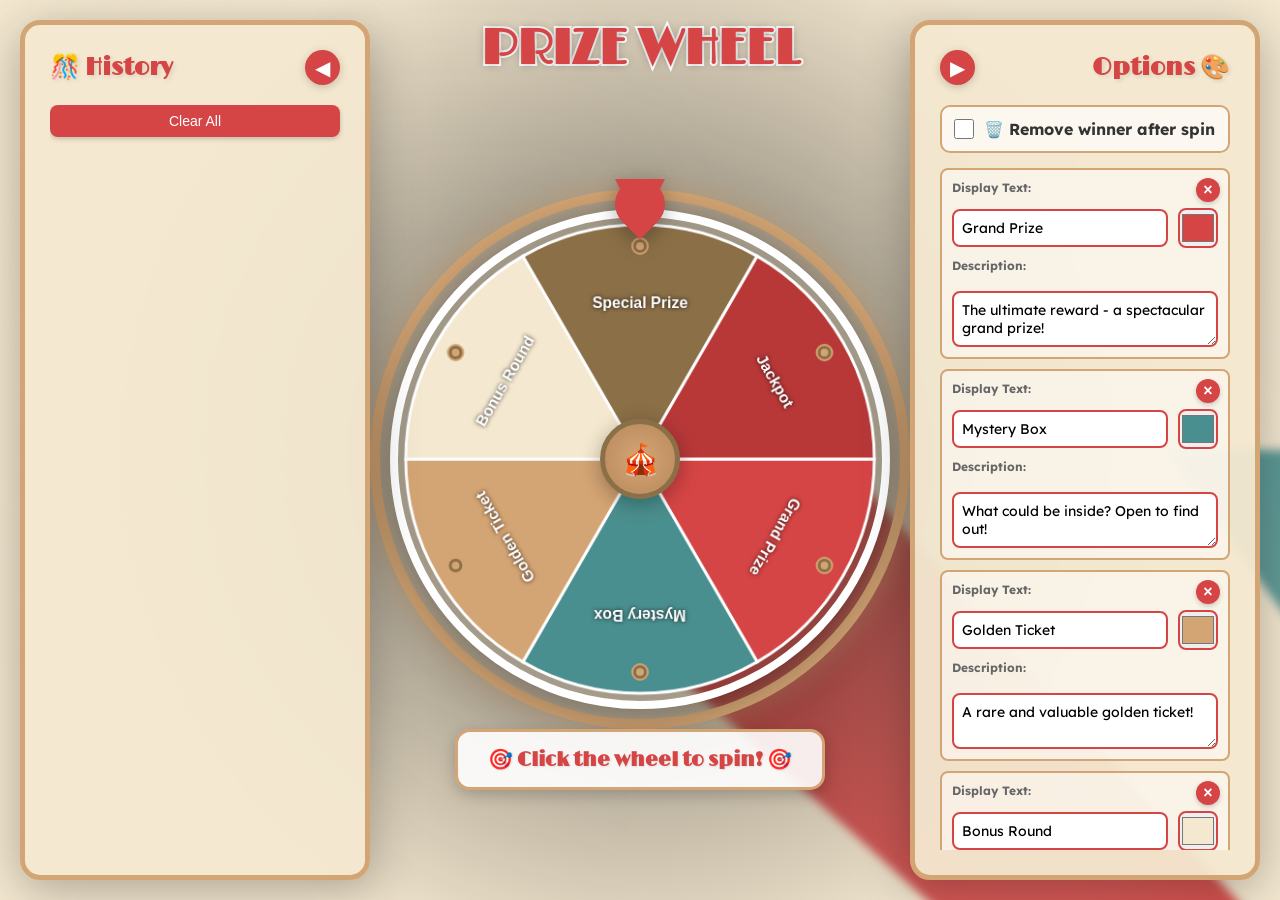
<file: index.html>
<!DOCTYPE html>
<html lang="en">
<head>
    <meta charset="UTF-8">
    <meta name="viewport" content="width=device-width, initial-scale=1.0">
    <title>🎪 Circus Wheel Spinner</title>
    <link rel="preconnect" href="https://fonts.googleapis.com">
    <link rel="preconnect" href="https://fonts.gstatic.com" crossorigin>
    <link href="https://fonts.googleapis.com/css2?family=Lexend:wght@400;700&family=Limelight&display=swap" rel="stylesheet">
    <style>
        * {
            margin: 0;
            padding: 0;
            box-sizing: border-box;
        }

        html, body {
            overflow: hidden;
            width: 100%;
            height: 100%;
        }

        @keyframes rotateBackground {
            from { transform: translate(-50%, -50%) rotate(0deg); }
            to { transform: translate(-50%, -50%) rotate(360deg); }
        }

        .page-title {
            font-family: 'Limelight', cursive;
            font-size: 48px;
            color: #d64545;
            text-align: center;
            margin: 0;
            padding: 20px 0;
            position: fixed;
            top: 0;
            left: 0;
            right: 0;
            z-index: 10;
            text-shadow: 0 0 8px rgba(0, 0, 0, 0.3);
            pointer-events: none;
            text-transform: uppercase;
            -webkit-text-stroke: 4px #ffffff;
            paint-order: stroke fill;
        }

        body {
            font-family: 'Lexend', sans-serif;
            background: #f4e8d0;
            height: 100vh;
            display: flex;
            justify-content: center;
            align-items: center;
            padding: 0;
            position: relative;
            --bg-left: 50%;
            --bg-top: 50%;
            --title-height: 88px;
        }

        body::before {
            content: '';
            position: fixed;
            left: var(--bg-left);
            top: var(--bg-top);
            width: 300vmax;
            height: 300vmax;
            background: repeating-conic-gradient(
                from 0deg,
                #d64545 0deg 6deg,
                #f4e8d0 6deg 12deg,
                #4a8f8f 12deg 18deg,
                #f4e8d0 18deg 24deg,
                #d64545 24deg 30deg,
                #f4e8d0 30deg 36deg,
                #4a8f8f 36deg 42deg,
                #f4e8d0 42deg 48deg
            );
            animation: rotateBackground 200s linear infinite;
            z-index: 0;
            pointer-events: none;
            transform-origin: center center;
            transition: left 0.3s ease, top 0.3s ease;
            filter: blur(5px);
        }
        body::after {
            content: '';
            position: fixed;
            top: 0;
            left: 0;
            width: 100%;
            height: 100%;
            background: 
                radial-gradient(circle at center, rgba(0, 0, 0, 0.6) 0%, transparent 70%),
                radial-gradient(circle at 20% 30%, rgba(244, 232, 208, 0.3) 0%, transparent 40%),
                radial-gradient(circle at 80% 70%, rgba(244, 232, 208, 0.3) 0%, transparent 40%);
            z-index: 1;
            pointer-events: none;
        }

        .container {
            display: flex;
            width: 100%;
            align-items: stretch;
            position: relative;
            z-index: 2;
            height: 100%;
            padding: 20px;
            justify-content: space-between;
        }

        .wheel-section {
            flex: 0 0 auto;
            display: flex;
            flex-direction: column;
            align-items: center;
            justify-content: center;
            position: fixed;
            top: calc(50% + var(--title-height) / 2);
            left: 50%;
            transform: translate(-50%, calc(-50% - 35px));
            pointer-events: none;
        }

        .wheel-container {
            position: relative;
            width: 500px;
            height: 500px;
            transition: transform 0.3s ease;
            pointer-events: auto;
        }

        .wheel-decoration {
            position: absolute;
            width: 540px;
            height: 540px;
            left: -20px;
            top: -20px;
            border: 10px solid #d4a574;
            border-radius: 50%;
            box-shadow: 0 0 30px rgba(212, 165, 116, 0.5),
                        inset 0 0 30px rgba(212, 165, 116, 0.3);
            animation: glow 2s ease-in-out infinite alternate;
        }

        @keyframes glow {
            from { box-shadow: 0 0 30px rgba(212, 165, 116, 0.5), inset 0 0 30px rgba(212, 165, 116, 0.3); }
            to { box-shadow: 0 0 50px rgba(212, 165, 116, 0.8), inset 0 0 50px rgba(212, 165, 116, 0.5); }
        }

        .wheel {
            width: 500px;
            height: 500px;
            border-radius: 50%;
            position: relative;
            transition: transform 4s cubic-bezier(0.25, 0.1, 0.25, 1);
            cursor: pointer;
            box-shadow: 0 10px 50px rgba(0, 0, 0, 0.3);
            border: 8px solid #fff;
        }

        .wheel.spinning {
            transition: transform 4s cubic-bezier(0.17, 0.67, 0.12, 0.99);
        }

        .wheel-center {
            position: absolute;
            width: 80px;
            height: 80px;
            background: radial-gradient(circle, #d4a574, #b8885d);
            border-radius: 50%;
            top: 50%;
            left: 50%;
            transform: translate(-50%, -50%);
            z-index: 10;
            border: 5px solid #8b6f47;
            box-shadow: 0 5px 20px rgba(0, 0, 0, 0.3);
            display: flex;
            align-items: center;
            justify-content: center;
            font-size: 30px;
            cursor: pointer;
        }

        .pointer {
            position: absolute;
            top: -30px;
            left: 50%;
            transform: translateX(-50%);
            width: 0;
            height: 0;
            border-left: 25px solid transparent;
            border-right: 25px solid transparent;
            border-top: 50px solid #d64545;
            z-index: 11;
            filter: drop-shadow(0 5px 10px rgba(0, 0, 0, 0.3));
        }

        .pointer::after {
            content: '';
            position: absolute;
            top: -50px;
            left: -25px;
            width: 50px;
            height: 50px;
            background: #d64545;
            border-radius: 50% 50% 50% 0;
            transform: rotate(-45deg);
        }

        .panel {
            background: rgba(244, 232, 208, 0.95);
            border-radius: 20px;
            padding: 25px;
            width: 350px;
            min-width: 350px;
            max-width: 350px;
            box-shadow: 0 10px 50px rgba(0, 0, 0, 0.3);
            border: 5px solid #d4a574;
            transition: all 0.3s ease;
            position: relative;
            z-index: 2;
            align-self: stretch;
            overflow: hidden;
            display: flex;
            flex-direction: column;
            flex-shrink: 0;
        }

        @media (max-width: 1300px) {
            .panel {
                position: fixed;
                top: 20px;
                bottom: 20px;
                height: auto;
                z-index: 100;
            }

            .left-panel {
                left: 20px;
            }

            #panel {
                right: 20px;
            }

            .panel.collapsed {
                position: fixed;
                z-index: 100;
            }

            .left-panel.collapsed {
                left: 20px;
                top: 20px;
            }

            #panel.collapsed {
                right: 20px;
                top: 20px;
            }

            .container {
                justify-content: center;
            }
        }

        .panel.collapsed {
            width: 70px;
            height: 70px;
            padding: 0;
            overflow: visible;
            min-width: 70px;
            flex-shrink: 0;
            align-self: flex-start;
            margin-top: 0;
            display: flex;
            align-items: center;
            justify-content: center;
            cursor: pointer;
            border-radius: 50%;
        }

        .panel.collapsed .toggle-btn {
            display: none;
        }

        .panel.collapsed::after {
            content: '🎨';
            font-size: 32px;
            position: absolute;
        }

        .left-panel.collapsed::after {
            content: '🎊';
        }

        .left-panel {
            order: -1;
        }

        .left-panel .panel-header {
            flex-direction: row-reverse;
        }

        .left-panel.collapsed .toggle-btn {
            transform: none;
        }

        /* Right panel mirrored - button on left, title on right */
        #panel .panel-header {
            flex-direction: row;
        }

        #panel .panel-header h2 {
            text-align: right;
            order: 2;
        }

        #panel .panel-header .toggle-btn {
            order: 1;
        }

        .panel-header {
            display: flex;
            justify-content: space-between;
            align-items: center;
            margin-bottom: 20px;
        }

        .panel-header h2 {
            color: #d64545;
            font-size: 24px;
            text-shadow: 2px 2px 4px rgba(0, 0, 0, 0.1);
            font-family: 'Limelight', cursive;
        }

        .toggle-btn {
            background: #d64545;
            color: white;
            border: none;
            width: 35px;
            height: 35px;
            border-radius: 50%;
            cursor: pointer;
            font-size: 20px;
            transition: all 0.3s ease;
            box-shadow: 0 2px 8px rgba(0, 0, 0, 0.2);
            flex-shrink: 0;
            min-width: 35px;
            min-height: 35px;
        }

        .toggle-btn:hover {
            background: #b83838;
            transform: scale(1.1);
        }

        .panel-content {
            transition: opacity 0.3s ease;
            flex: 1;
            overflow-y: auto;
            min-height: 0;
            margin-right: -15px;
            padding-right: 15px;
        }

        /* Custom scrollbar styling */
        .panel-content::-webkit-scrollbar {
            width: 10px;
        }

        .panel-content::-webkit-scrollbar-track {
            background: rgba(212, 165, 116, 0.2);
            border-radius: 10px;
        }

        .panel-content::-webkit-scrollbar-thumb {
            background: #d4a574;
            border-radius: 10px;
            border: 2px solid rgba(244, 232, 208, 0.95);
        }

        .panel-content::-webkit-scrollbar-thumb:hover {
            background: #b8885d;
        }

        /* Firefox scrollbar styling */
        .panel-content {
            scrollbar-width: thin;
            scrollbar-color: #d4a574 rgba(212, 165, 116, 0.2);
        }

        .panel.collapsed .panel-content {
            display: none;
        }

        .panel.collapsed h2 {
            display: none;
        }

        .options-list {
            margin-bottom: 15px;
        }

        .option-item {
            display: flex;
            gap: 10px;
            margin-bottom: 10px;
            align-items: flex-start;
            flex-direction: column;
            background: rgba(255, 255, 255, 0.5);
            padding: 10px;
            border-radius: 8px;
            border: 2px solid #d4a574;
            transition: all 0.3s ease;
            position: relative;
        }

        .option-item.inactive {
            background: rgba(150, 150, 150, 0.3);
            opacity: 0.6;
        }

        .option-item-row {
            display: flex;
            gap: 10px;
            width: 100%;
            align-items: center;
        }

        .option-item input[type="text"],
        .option-item textarea {
            flex: 1;
            padding: 8px;
            border: 2px solid #d64545;
            border-radius: 8px;
            font-size: 14px;
            background: white;
            font-family: inherit;
        }

        .option-item.inactive input[type="text"],
        .option-item.inactive textarea {
            background: #f0f0f0;
        }

        .option-item textarea {
            width: 100%;
            min-height: 50px;
            resize: vertical;
            margin-top: 5px;
        }

        .option-item input[type="color"] {
            width: 40px;
            height: 40px;
            border: 2px solid #d64545;
            border-radius: 8px;
            cursor: pointer;
        }

        .delete-btn {
            background: #d64545;
            color: white;
            border: none;
            width: 30px;
            height: 30px;
            border-radius: 50%;
            cursor: pointer;
            font-size: 18px;
            box-shadow: 0 2px 5px rgba(0, 0, 0, 0.2);
            transition: all 0.2s ease;
            display: flex;
            align-items: center;
            justify-content: center;
            line-height: 1;
            padding: 0;
        }

        .delete-btn:hover {
            background: #b83838;
            transform: scale(1.1);
        }

        .delete-btn-circle {
            background: #d64545;
            color: white;
            border: none;
            width: 24px;
            height: 24px;
            border-radius: 50%;
            cursor: pointer;
            font-size: 16px;
            font-weight: bold;
            box-shadow: 0 2px 5px rgba(0, 0, 0, 0.2);
            transition: all 0.2s ease;
            display: flex;
            align-items: center;
            justify-content: center;
            line-height: 1;
            padding: 0;
            position: absolute;
            top: 8px;
            right: 8px;
        }

        .delete-btn-circle:hover {
            background: #b83838;
            transform: scale(1.1);
        }

        .restore-btn {
            background: #4a8f8f;
            color: white;
            border: none;
            padding: 6px 12px;
            border-radius: 6px;
            cursor: pointer;
            font-size: 12px;
            font-weight: bold;
            box-shadow: 0 2px 5px rgba(0, 0, 0, 0.2);
        }

        .restore-btn:hover {
            background: #3a7373;
        }

        .btn {
            background: #d64545;
            color: white;
            border: none;
            padding: 12px 20px;
            border-radius: 10px;
            cursor: pointer;
            font-size: 16px;
            font-weight: bold;
            transition: all 0.3s ease;
            width: 100%;
            margin-bottom: 10px;
            box-shadow: 0 4px 10px rgba(0, 0, 0, 0.2);
        }

        .btn:hover {
            background: #b83838;
            transform: translateY(-2px);
            box-shadow: 0 6px 15px rgba(0, 0, 0, 0.3);
        }

        .textarea-input {
            width: 100%;
            min-height: 100px;
            padding: 10px;
            border: 2px solid #d64545;
            border-radius: 8px;
            font-family: monospace;
            font-size: 12px;
            margin-bottom: 10px;
            resize: vertical;
            background: white;
        }

        .modal {
            display: none;
            position: fixed;
            top: 0;
            left: 0;
            width: 100%;
            height: 100%;
            background: rgba(0, 0, 0, 0.7);
            z-index: 1000;
            justify-content: center;
            align-items: center;
        }

        .modal.show {
            display: flex;
        }

        .modal-content {
            background: #f4e8d0;
            padding: 40px;
            border-radius: 20px;
            text-align: center;
            max-width: 500px;
            border: 5px solid #d4a574;
            animation: modalPop 0.5s ease;
            box-shadow: 0 10px 50px rgba(0, 0, 0, 0.5);
        }

        @keyframes modalPop {
            0% { transform: scale(0); }
            50% { transform: scale(1.1); }
            100% { transform: scale(1); }
        }

        .modal-content h2 {
            color: #d64545;
            font-size: 32px;
            margin-bottom: 20px;
            text-shadow: 2px 2px 4px rgba(0, 0, 0, 0.1);
        }

        .modal-content .result {
            font-size: 28px;
            font-weight: bold;
            margin: 20px 0;
            padding: 20px;
            background: white;
            color: #333;
            border-radius: 15px;
            border: 3px solid #d4a574;
            box-shadow: inset 0 2px 10px rgba(0, 0, 0, 0.1);
        }

        .modal-content .description {
            font-size: 16px;
            margin: 15px 0;
            padding: 15px;
            background: rgba(255, 255, 255, 0.7);
            border-radius: 10px;
            color: #555;
            font-style: italic;
            border: 2px solid #d4a574;
        }

        .close-modal-btn {
            background: #d64545;
            color: white;
            border: none;
            padding: 15px 30px;
            border-radius: 10px;
            cursor: pointer;
            font-size: 18px;
            font-weight: bold;
            box-shadow: 0 4px 10px rgba(0, 0, 0, 0.2);
        }

        .close-modal-btn:hover {
            background: #b83838;
        }

        .history-header {
            margin-bottom: 15px;
        }

        .history-header h3 {
            color: #d64545;
            font-size: 20px;
            text-shadow: 1px 1px 2px rgba(0, 0, 0, 0.1);
            font-family: 'Limelight', cursive;
        }

        .history-toggle {
            background: #4a8f8f;
            color: white;
            border: none;
            padding: 8px 15px;
            border-radius: 8px;
            cursor: pointer;
            font-size: 14px;
            box-shadow: 0 2px 5px rgba(0, 0, 0, 0.2);
        }

        .history-toggle:hover {
            background: #3a7373;
        }

        .history-list {
            overflow-y: visible;
        }

        .history-list.show {
            display: block;
        }

        .history-item {
            padding: 12px;
            margin-bottom: 8px;
            background: white;
            border-radius: 8px;
            border-left: 4px solid #d64545;
            box-shadow: 0 2px 5px rgba(0, 0, 0, 0.1);
            cursor: pointer;
            transition: all 0.2s ease;
        }

        .history-item:hover {
            transform: translateX(5px);
            box-shadow: 0 3px 8px rgba(0, 0, 0, 0.2);
        }

        .history-item-text {
            font-weight: bold;
            color: #333;
            margin-bottom: 3px;
        }

        .history-item-time {
            font-size: 12px;
            color: #666;
        }

        .confetti {
            position: fixed;
            width: 15px;
            height: 15px;
            pointer-events: none;
            z-index: 999;
            border-radius: 3px;
        }

        @keyframes confettiExplode {
            0% {
                transform: translate(0, 0) rotate(0deg) scale(1);
                opacity: 1;
            }
            100% {
                /* Ease-out to 0 velocity - no gravity, just deceleration */
                transform: translate(var(--end-x), var(--end-y)) rotate(720deg) scale(0.5);
                opacity: 0;
            }
        }

        .spin-instruction {
            background: rgba(255, 255, 255, 0.9);
            padding: 15px 30px;
            border-radius: 15px;
            font-size: 20px;
            color: #d64545;
            font-weight: bold;
            border: 3px solid #d4a574;
            animation: pulse 2s ease-in-out infinite;
            box-shadow: 0 5px 15px rgba(0, 0, 0, 0.2);
            text-shadow: 1px 1px 2px rgba(0, 0, 0, 0.1);
            position: absolute;
            z-index: 2;
            top: 100%;
            left: 50%;
            margin-top: 20px;
            white-space: nowrap;
            transform: translateX(-50%) translateY(0);
            font-family: 'Limelight', cursive;
            pointer-events: auto;
        }

        @keyframes pulse {
            0%, 100% { transform: translateX(-50%) scale(1); }
            50% { transform: translateX(-50%) scale(1.05); }
        }

        .label-text {
            font-size: 12px;
            color: #666;
            margin-bottom: 3px;
            font-weight: bold;
        }

        /* Range slider styling */
        input[type="range"] {
            -webkit-appearance: none;
            appearance: none;
            height: 8px;
            background: linear-gradient(to right, #d4a574 0%, #d64545 100%);
            border-radius: 5px;
            outline: none;
        }

        input[type="range"]::-webkit-slider-thumb {
            -webkit-appearance: none;
            appearance: none;
            width: 20px;
            height: 20px;
            background: #d64545;
            border: 3px solid #d4a574;
            border-radius: 50%;
            cursor: pointer;
            box-shadow: 0 2px 5px rgba(0, 0, 0, 0.3);
        }

        input[type="range"]::-webkit-slider-thumb:hover {
            background: #b83838;
            transform: scale(1.1);
        }

        input[type="range"]::-moz-range-thumb {
            width: 20px;
            height: 20px;
            background: #d64545;
            border: 3px solid #d4a574;
            border-radius: 50%;
            cursor: pointer;
            box-shadow: 0 2px 5px rgba(0, 0, 0, 0.3);
        }

        input[type="range"]::-moz-range-thumb:hover {
            background: #b83838;
        }
    </style>
</head>
<body>
    <h1 class="page-title" id="pageTitle">Prize Wheel</h1>

    <div class="container">
        <div class="panel left-panel" id="historyPanel" onclick="if(this.classList.contains('collapsed')) toggleHistoryPanel()">
            <div class="panel-header">
                <button class="toggle-btn" onclick="event.stopPropagation(); toggleHistoryPanel()">◀</button>
                <h2>🎊 History</h2>
            </div>
            <div class="panel-content">
                <button class="history-toggle" onclick="clearHistory()" style="background: #d64545; width: 100%; margin-bottom: 15px;">Clear All</button>
                <div class="history-list show" id="historyList"></div>
            </div>
        </div>

        <div class="wheel-section">
            <div class="wheel-container">
                <div class="wheel-decoration"></div>
                <div class="pointer"></div>
                <canvas id="wheelCanvas" width="500" height="500" class="wheel"></canvas>
                <div class="wheel-center">🎪</div>
                <div class="spin-instruction">🎯 Click the wheel to spin! 🎯</div>
            </div>
        </div>

        <div class="panel" id="panel" onclick="if(this.classList.contains('collapsed')) togglePanel()">
            <div class="panel-header">
                <h2>Options 🎨</h2>
                <button class="toggle-btn" onclick="event.stopPropagation(); togglePanel()">▶</button>
            </div>
            <div class="panel-content">
                <div style="background: rgba(255, 255, 255, 0.7); padding: 12px; border-radius: 10px; margin-bottom: 15px; border: 2px solid #d4a574;" id="toggleContainer">
                    <label style="display: flex; align-items: center; gap: 10px; cursor: pointer; color: #333; font-weight: bold;">
                        <input type="checkbox" id="removeWinnerToggle" onchange="updateToggleStyle()" style="width: 20px; height: 20px; cursor: pointer;">
                        <span>🗑️ Remove winner after spin</span>
                    </label>
                </div>
                <div class="options-list" id="optionsList"></div>
                <button class="btn" onclick="addOption()">➕ Add Option</button>
                <button class="btn" onclick="refreshWheel()" style="background: #8b6f47;">🔄 Refresh Wheel</button>
                
                <hr style="margin: 20px 0; border: 1px solid #ddd;">
                
                <h3 style="color: #d64545; margin-bottom: 10px; font-family: 'Limelight', cursive;">📝 Title</h3>
                <input type="text" id="titleInput" value="Prize Wheel" 
                       oninput="updateTitle(this.value)" 
                       style="width: 100%; padding: 10px; border: 2px solid #d64545; border-radius: 8px; font-size: 16px; margin-bottom: 10px;">
                
                <hr style="margin: 20px 0; border: 1px solid #ddd;">
                
                <h3 style="color: #d64545; margin-bottom: 10px; font-family: 'Limelight', cursive;">🎯 Wheel Scale</h3>
                <div style="display: flex; align-items: center; gap: 10px; margin-bottom: 10px;">
                    <input type="range" id="wheelScale" min="0.5" max="1.5" step="0.05" value="1.3" 
                           style="flex: 1; cursor: pointer;" oninput="updateWheelScale(this.value)">
                    <span id="scaleValue" style="font-weight: bold; color: #d64545; min-width: 45px;">100%</span>
                </div>
                
                <hr style="margin: 20px 0; border: 1px solid #ddd;">
                
                <h3 style="color: #d64545; margin-bottom: 10px; font-family: 'Limelight', cursive;">📋 Bulk Import</h3>
                <textarea class="textarea-input" id="bulkInput" placeholder="Paste options here (one per line):
Display Text|#HEX|Description
Prize 1|#d64545|A wonderful first prize!
Prize 2|#4a8f8f|An amazing second prize!"></textarea>
                <button class="btn" onclick="importOptions()">📥 Import</button>
                
                <button class="btn" onclick="copyOptions()" style="background: #4a8f8f;">📄 Copy All Options</button>
                
                <hr style="margin: 20px 0; border: 1px solid #ddd;">
                
                <h3 style="color: #d64545; margin-bottom: 10px; font-family: 'Limelight', cursive;">🎪 Other Wheels</h3>
                <a href="prizewheel/" class="btn" style="display: block; text-align: center; text-decoration: none; margin-bottom: 10px;">🎁 Prize Wheel</a>
                <a href="punishmentwheel/" class="btn" style="display: block; text-align: center; text-decoration: none; margin-bottom: 10px;">⚡ Punishment Wheel</a>
                <a href="challengewheel/" class="btn" style="display: block; text-align: center; text-decoration: none;">🏆 Challenge Wheel</a>
                <a href="oddsorevens/" class="btn" style="display: block; text-align: center; text-decoration: none;">❓ Try your luck</a>
            </div>
        </div>
    </div>

    <div class="modal" id="resultModal">
        <div class="modal-content">
            <h2>🎉 Winner! 🎉</h2>
            <div class="result" id="resultText"></div>
            <div class="description" id="resultDescription"></div>
            <button class="close-modal-btn" onclick="closeModal()">Close</button>
        </div>
    </div>

    <script>
        let options = [
            { text: 'Grand Prize', description: 'The ultimate reward - a spectacular grand prize!', color: '#d64545', disabled: false },
            { text: 'Mystery Box', description: 'What could be inside? Open to find out!', color: '#4a8f8f', disabled: false },
            { text: 'Golden Ticket', description: 'A rare and valuable golden ticket!', color: '#d4a574', disabled: false },
            { text: 'Bonus Round', description: 'Spin again for another chance to win!', color: '#f4e8d0', disabled: false },
            { text: 'Special Prize', description: 'A unique and special reward awaits!', color: '#8b6f47', disabled: false },
            { text: 'Jackpot', description: 'Hit the jackpot and win big!', color: '#b83838', disabled: false }
        ];

        let isSpinning = false;
        let history = [];
        let currentWinner = null; // Store the current winner for delayed removal
        const canvas = document.getElementById('wheelCanvas');
        const ctx = canvas.getContext('2d');
        let currentRotation = 0;
        
        // Audio context for tick sounds
        const AudioContext = window.AudioContext || window.webkitAudioContext;
        const audioContext = new AudioContext();
        
        function playTick() {
            const oscillator = audioContext.createOscillator();
            const gainNode = audioContext.createGain();
            
            oscillator.connect(gainNode);
            gainNode.connect(audioContext.destination);
            
            oscillator.frequency.value = 800;
            oscillator.type = 'square';
            
            gainNode.gain.setValueAtTime(0.3, audioContext.currentTime);
            gainNode.gain.exponentialRampToValueAtTime(0.01, audioContext.currentTime + 0.1);
            
            oscillator.start(audioContext.currentTime);
            oscillator.stop(audioContext.currentTime + 0.1);
        }

        function drawWheel() {
            ctx.save();
            ctx.clearRect(0, 0, canvas.width, canvas.height);
            
            const enabledOptions = options.filter(o => !o.disabled);
            
            if (enabledOptions.length === 0) {
                ctx.fillStyle = '#f4e8d0';
                ctx.beginPath();
                ctx.arc(250, 250, 242, 0, Math.PI * 2);
                ctx.fill();
                ctx.fillStyle = '#d64545';
                ctx.font = 'bold 20px Arial';
                ctx.textAlign = 'center';
                ctx.fillText('No active options!', 250, 240);
                ctx.font = '16px Arial';
                ctx.fillText('Add options or refresh wheel', 250, 265);
                ctx.restore();
                return;
            }

            ctx.translate(250, 250);
            ctx.rotate(currentRotation);
            ctx.translate(-250, -250);

            const arc = (Math.PI * 2) / enabledOptions.length;
            
            enabledOptions.forEach((option, index) => {
                const angle = index * arc;
                
                // Draw segment
                ctx.beginPath();
                ctx.fillStyle = option.color;
                ctx.moveTo(250, 250);
                ctx.arc(250, 250, 242, angle, angle + arc);
                ctx.lineTo(250, 250);
                ctx.fill();
                
                // Segment border
                ctx.strokeStyle = '#fff';
                ctx.lineWidth = 3;
                ctx.stroke();
                
                // Draw text
                ctx.save();
                ctx.fillStyle = '#fff';
                ctx.font = 'bold 16px Lexend, Arial, sans-serif';
                ctx.textAlign = 'center';
                ctx.textBaseline = 'middle';
                
                // Add soft shadow for text (no offset - creates glow effect)
                ctx.shadowColor = 'rgba(0, 0, 0, 0.8)';
                ctx.shadowBlur = 4;
                ctx.shadowOffsetX = 0;
                ctx.shadowOffsetY = 0;
                
                const textAngle = angle + arc / 2;
                const textRadius = 160;
                const x = 250 + Math.cos(textAngle) * textRadius;
                const y = 250 + Math.sin(textAngle) * textRadius;
                
                ctx.translate(x, y);
                ctx.rotate(textAngle + Math.PI / 2);
                
                // Wrap text to multiple lines
                const maxWidth = 140; // Maximum width for text
                const words = option.text.split(' ');
                const lines = [];
                let currentLine = words[0];
                
                for (let i = 1; i < words.length; i++) {
                    const testLine = currentLine + ' ' + words[i];
                    const metrics = ctx.measureText(testLine);
                    if (metrics.width > maxWidth) {
                        lines.push(currentLine);
                        currentLine = words[i];
                    } else {
                        currentLine = testLine;
                    }
                }
                lines.push(currentLine);
                
                // Draw each line with appropriate spacing
                const lineHeight = 18;
                const totalHeight = lines.length * lineHeight;
                const startY = -(totalHeight / 2) + (lineHeight / 2);
                
                lines.forEach((line, i) => {
                    const yPos = startY + (i * lineHeight);
                    ctx.fillText(line, 0, yPos);
                });
                
                ctx.restore();
                
                // Draw pin/circle
                const pinAngle = angle + arc / 2;
                const pinRadius = 220;
                const pinX = 250 + Math.cos(pinAngle) * pinRadius;
                const pinY = 250 + Math.sin(pinAngle) * pinRadius;
                
                ctx.beginPath();
                ctx.arc(pinX, pinY, 8, 0, Math.PI * 2);
                ctx.fillStyle = '#8b6f47';
                ctx.fill();
                ctx.strokeStyle = '#d4a574';
                ctx.lineWidth = 2;
                ctx.stroke();
                
                // Inner circle on pin
                ctx.beginPath();
                ctx.arc(pinX, pinY, 4, 0, Math.PI * 2);
                ctx.fillStyle = '#d4a574';
                ctx.fill();
            });
            
            ctx.restore();
        }

        function renderOptions() {
            const list = document.getElementById('optionsList');
            list.innerHTML = '';
            
            options.forEach((option, index) => {
                const div = document.createElement('div');
                div.className = 'option-item' + (option.disabled ? ' inactive' : '');
                
                const restoreButton = option.disabled ? `<button class="restore-btn" onclick="restoreOption(${index})">↩️ Restore</button>` : '';
                const statusLabel = option.disabled ? '<div style="color: #888; font-size: 11px; font-weight: bold;">REMOVED FROM WHEEL</div>' : '';
                
                div.innerHTML = `
                    <button class="delete-btn-circle" onclick="deleteOption(${index})">×</button>
                    ${statusLabel}
                    <div class="label-text">Display Text:</div>
                    <div class="option-item-row">
                        <input type="text" value="${option.text}" onchange="updateOption(${index}, this.value, null, null)" ${option.disabled ? 'disabled' : ''}>
                        <input type="color" value="${option.color}" onchange="updateOption(${index}, null, this.value, null)" ${option.disabled ? 'disabled' : ''}>
                        ${restoreButton}
                    </div>
                    <div class="label-text">Description:</div>
                    <textarea onchange="updateOption(${index}, null, null, this.value)" ${option.disabled ? 'disabled' : ''}>${option.description || ''}</textarea>
                `;
                list.appendChild(div);
            });
            
            drawWheel();
        }

        function addOption() {
            options.push({ 
                text: `Prize ${options.length + 1}`,
                description: 'Enter a description for this prize...',
                color: '#' + Math.floor(Math.random()*16777215).toString(16),
                disabled: false
            });
            renderOptions();
        }

        function restoreOption(index) {
            options[index].disabled = false;
            renderOptions();
        }

        function refreshWheel() {
            options.forEach(option => option.disabled = false);
            renderOptions();
        }

        function updateToggleStyle() {
            const toggle = document.getElementById('removeWinnerToggle');
            const container = document.getElementById('toggleContainer');
            
            if (toggle.checked) {
                container.style.background = 'rgba(214, 69, 69, 0.2)';
                container.style.borderColor = '#d64545';
                container.style.borderWidth = '3px';
            } else {
                container.style.background = 'rgba(255, 255, 255, 0.7)';
                container.style.borderColor = '#d4a574';
                container.style.borderWidth = '2px';
            }
        }

        function updateWheelScale(value) {
            const wheelContainer = document.querySelector('.wheel-container');
            const wheelSection = document.querySelector('.wheel-section');
            const scaleDisplay = document.getElementById('scaleValue');
            const canvas = document.getElementById('wheelCanvas');
            
            // Update scale
            wheelContainer.style.transform = `scale(${value})`;
            
            // Update canvas resolution for crisp rendering at any scale
            // Use device pixel ratio and scale factor for high quality
            const dpr = window.devicePixelRatio || 1;
            const scaleFactor = value * dpr;
            
            canvas.width = 500 * scaleFactor;
            canvas.height = 500 * scaleFactor;
            
            // Scale context to match
            ctx.scale(scaleFactor, scaleFactor);
            
            // Redraw with new resolution
            drawWheel();
            
            // Update display percentage
            scaleDisplay.textContent = Math.round(value * 100) + '%';
            
            // Update background position after scale change
            setTimeout(updateBackgroundPosition, 50);
        }

        function updateTitle(value) {
            document.getElementById('pageTitle').textContent = value || 'Prize Wheel';
        }

        function updateOption(index, text, color, description) {
            if (text !== null) options[index].text = text;
            if (color !== null) options[index].color = color;
            if (description !== null) options[index].description = description;
            drawWheel();
        }

        function deleteOption(index) {
            options.splice(index, 1);
            renderOptions();
        }

        function togglePanel() {
            const panel = document.getElementById('panel');
            const historyPanel = document.getElementById('historyPanel');
            const isCurrentlyCollapsed = panel.classList.contains('collapsed');
            
            // Calculate if panels would overlap: 2 panels (350px each) + wheel (500px) + gaps (60px margins) + padding (40px) = 1300px
            // But panels overlay at 1300px, so they only truly overlap when screen is narrower than both panels combined
            const panelsWouldOverlap = window.innerWidth < 800; // 2 * 350px + some margin
            
            // On very narrow screens where panels overlap, collapse the other panel when opening this one
            if (isCurrentlyCollapsed && panelsWouldOverlap) {
                if (!historyPanel.classList.contains('collapsed')) {
                    historyPanel.classList.add('collapsed');
                }
            }
            
            panel.classList.toggle('collapsed');
            const btn = panel.querySelector('.toggle-btn');
            btn.textContent = panel.classList.contains('collapsed') ? '◀' : '▶';
            setTimeout(updateBackgroundPosition, 350);
        }

        function copyOptions() {
            const text = options.map(o => {
                const desc = o.description || '';
                return `${o.text}|${o.color}|${desc}`;
            }).join('\n');
            
            // Fallback method using textarea
            const textarea = document.createElement('textarea');
            textarea.value = text;
            textarea.style.position = 'fixed';
            textarea.style.left = '-9999px';
            document.body.appendChild(textarea);
            textarea.select();
            
            try {
                const successful = document.execCommand('copy');
                if (successful) {
                    alert('✅ Options copied to clipboard!');
                } else {
                    alert('❌ Failed to copy. Please try manually selecting the text.');
                }
            } catch (err) {
                console.error('Failed to copy:', err);
                alert('❌ Failed to copy. Please try manually selecting the text.');
            } finally {
                document.body.removeChild(textarea);
            }
        }

        function importOptions() {
            const input = document.getElementById('bulkInput').value.trim();
            if (!input) return;
            
            const lines = input.split('\n');
            const newOptions = [];
            
            lines.forEach(line => {
                const parts = line.split('|');
                if (parts.length >= 1 && parts[0].trim()) {
                    newOptions.push({
                        text: parts[0].trim(),
                        color: parts.length >= 2 && parts[1].trim() ? parts[1].trim() : '#' + Math.floor(Math.random()*16777215).toString(16),
                        description: parts.length >= 3 ? parts[2].trim() : '',
                        disabled: false
                    });
                }
            });
            
            if (newOptions.length > 0) {
                options = newOptions;
                renderOptions();
                document.getElementById('bulkInput').value = '';
            }
        }

        function spinWheel() {
            const enabledOptions = options.filter(o => !o.disabled);
            if (isSpinning || enabledOptions.length === 0) return;
            
            // Resume audio context on user interaction
            if (audioContext.state === 'suspended') {
                audioContext.resume();
            }
            
            isSpinning = true;
            canvas.style.pointerEvents = 'none';
            
            const spins = 5 + Math.random() * 3;
            const randomAngle = Math.random() * Math.PI * 2;
            const targetRotation = currentRotation + (spins * Math.PI * 2) + randomAngle;
            
            const startTime = Date.now();
            const duration = 4000;
            const startRotation = currentRotation;
            
            let lastPinIndex = -1;
            
            function animate() {
                const elapsed = Date.now() - startTime;
                const progress = Math.min(elapsed / duration, 1);
                
                // Easing function for deceleration
                const eased = 1 - Math.pow(1 - progress, 3);
                currentRotation = startRotation + (targetRotation - startRotation) * eased;
                
                drawWheel();
                
                // Check for pin passing
                const enabledOptions = options.filter(o => !o.disabled);
                const arc = (Math.PI * 2) / enabledOptions.length;
                const normalizedRotation = (currentRotation % (Math.PI * 2) + Math.PI * 2) % (Math.PI * 2);
                const currentPinIndex = Math.floor(normalizedRotation / arc);
                
                if (currentPinIndex !== lastPinIndex && progress < 0.95) {
                    playTick();
                    lastPinIndex = currentPinIndex;
                }
                
                if (progress < 1) {
                    requestAnimationFrame(animate);
                } else {
                    // Get enabled options for winner calculation
                    const enabledOptions = options.filter(o => !o.disabled);
                    
                    // Determine winner - the segment at the top (where the pointer is)
                    const arc = (Math.PI * 2) / enabledOptions.length;
                    
                    // Normalize the rotation to 0-2π
                    let normalizedRotation = currentRotation % (Math.PI * 2);
                    if (normalizedRotation < 0) normalizedRotation += Math.PI * 2;
                    
                    // The pointer is at the top (270° or 3π/2 in our coordinate system)
                    const pointerAngle = Math.PI * 1.5; // Top of wheel (270°)
                    
                    // Find which segment's range includes the pointer position
                    let angleAtPointer = (pointerAngle - normalizedRotation) % (Math.PI * 2);
                    if (angleAtPointer < 0) angleAtPointer += Math.PI * 2;
                    
                    // Find which segment this angle falls into
                    const selectedIndex = Math.floor(angleAtPointer / arc) % enabledOptions.length;
                    const winner = enabledOptions[selectedIndex];
                    
                    // Store winner for potential removal when modal closes
                    currentWinner = winner;
                    
                    showResult(winner);
                    createConfetti();
                    addToHistory(winner);
                    
                    isSpinning = false;
                    canvas.style.pointerEvents = 'auto';
                }
            }
            
            animate();
        }

        function showResult(winner) {
            document.getElementById('resultText').textContent = winner.text;
            document.getElementById('resultText').style.borderColor = winner.color;
            const descriptionEl = document.getElementById('resultDescription');
            if (winner.description) {
                descriptionEl.textContent = winner.description;
                descriptionEl.style.display = 'block';
            } else {
                descriptionEl.style.display = 'none';
            }
            document.getElementById('resultModal').classList.add('show');
        }

        function closeModal() {
            document.getElementById('resultModal').classList.remove('show');
            
            // Check if we should remove the winner now that modal is closed
            const removeWinnerToggle = document.getElementById('removeWinnerToggle');
            
            if (removeWinnerToggle && removeWinnerToggle.checked && currentWinner) {
                // Find the winner in the full options array and mark as disabled
                const fullIndex = options.findIndex(opt => 
                    opt.text === currentWinner.text && 
                    opt.color === currentWinner.color && 
                    opt.description === currentWinner.description
                );
                
                if (fullIndex !== -1) {
                    options[fullIndex].disabled = true;
                    
                    // Re-render the options list
                    renderOptions();
                }
            }
            
            // Clear current winner
            currentWinner = null;
        }

        function createConfetti() {
            const colors = [
                '#d64545', '#4a8f8f', '#d4a574', '#f4e8d0', '#8b6f47', '#b83838',
                '#ff6b9d', '#ffd93d', '#6bcf7f', '#4d96ff', '#c44dff', '#ff5722',
                '#00bcd4', '#ffeb3b', '#e91e63', '#9c27b0', '#ff9800', '#4caf50'
            ];
            
            for (let i = 0; i < 100; i++) {
                setTimeout(() => {
                    const confetti = document.createElement('div');
                    confetti.className = 'confetti';
                    
                    // Start from center of screen
                    const centerX = window.innerWidth / 2;
                    const centerY = window.innerHeight / 2;
                    
                    // Random angle in all directions (0 to 360 degrees)
                    const angle = Math.random() * Math.PI * 2;
                    const velocity = 1100; // Fixed velocity in all directions
                    
                    // Calculate end positions
                    const endX = Math.cos(angle) * velocity;
                    const endY = Math.sin(angle) * velocity;
                    
                    confetti.style.left = centerX + 'px';
                    confetti.style.top = centerY + 'px';
                    confetti.style.background = colors[Math.floor(Math.random() * colors.length)];
                    
                    // Set CSS custom properties for animation
                    confetti.style.setProperty('--end-x', endX + 'px');
                    confetti.style.setProperty('--end-y', endY + 'px');
                    
                    // Ease-out animation - starts fast at 1100px, gradually slows to 0
                    confetti.style.animation = `confettiExplode ${1.5 + Math.random() * 1}s ease-out forwards`;
                    confetti.style.animationDelay = Math.random() * 0.1 + 's';
                    document.body.appendChild(confetti);
                    
                    setTimeout(() => confetti.remove(), 4000);
                }, i * 8);
            }
        }

        function addToHistory(winner) {
            const time = new Date().toLocaleTimeString();
            history.unshift({ text: winner.text, color: winner.color, description: winner.description, time });
            updateHistoryDisplay();
        }

        function updateHistoryDisplay() {
            const list = document.getElementById('historyList');
            list.innerHTML = history.map((item, index) => `
                <div class="history-item" style="border-left-color: ${item.color}" onclick="showHistoryItem(${index})">
                    <div class="history-item-text">${item.text}</div>
                    <div class="history-item-time">${item.time}</div>
                </div>
            `).join('');
        }

        function showHistoryItem(index) {
            const item = history[index];
            showResult(item);
        }

        function toggleHistoryPanel() {
            const panel = document.getElementById('panel');
            const historyPanel = document.getElementById('historyPanel');
            const isCurrentlyCollapsed = historyPanel.classList.contains('collapsed');
            
            // Calculate if panels would overlap
            const panelsWouldOverlap = window.innerWidth < 800; // 2 * 350px + some margin
            
            // On very narrow screens where panels overlap, collapse the other panel when opening this one
            if (isCurrentlyCollapsed && panelsWouldOverlap) {
                if (!panel.classList.contains('collapsed')) {
                    panel.classList.add('collapsed');
                }
            }
            
            historyPanel.classList.toggle('collapsed');
            const btn = historyPanel.querySelector('.toggle-btn');
            btn.textContent = historyPanel.classList.contains('collapsed') ? '▶' : '◀';
            setTimeout(updateBackgroundPosition, 350);
        }

        function clearHistory() {
            history = [];
            updateHistoryDisplay();
        }

        canvas.addEventListener('click', spinWheel);
        document.querySelector('.wheel-center').addEventListener('click', spinWheel);

        // Function to center background on wheel
        function updateBackgroundPosition() {
            const wheelContainer = document.querySelector('.wheel-container');
            const rect = wheelContainer.getBoundingClientRect();
            const centerX = rect.left + rect.width / 2;
            const centerY = rect.top + rect.height / 2;
            
            document.documentElement.style.setProperty('--bg-left', centerX + 'px');
            document.documentElement.style.setProperty('--bg-top', centerY + 'px');
        }

        // Update background position on load and resize
        window.addEventListener('load', updateBackgroundPosition);
        window.addEventListener('resize', updateBackgroundPosition);
        
        // Handle window resize to prioritize options panel on narrow screens
        window.addEventListener('resize', () => {
            const panel = document.getElementById('panel');
            const historyPanel = document.getElementById('historyPanel');
            
            // If panels would overlap and both panels are open, collapse history panel
            const panelsWouldOverlap = window.innerWidth < 800;
            if (panelsWouldOverlap) {
                if (!panel.classList.contains('collapsed') && !historyPanel.classList.contains('collapsed')) {
                    historyPanel.classList.add('collapsed');
                }
            }
        });
        
        // Call immediately
        updateBackgroundPosition();

        // Initialize canvas with high resolution
        const dpr = window.devicePixelRatio || 1;
        canvas.width = 500 * dpr;
        canvas.height = 500 * dpr;
        ctx.scale(dpr, dpr);

        renderOptions();
    </script>
</body>
</html>
</file>
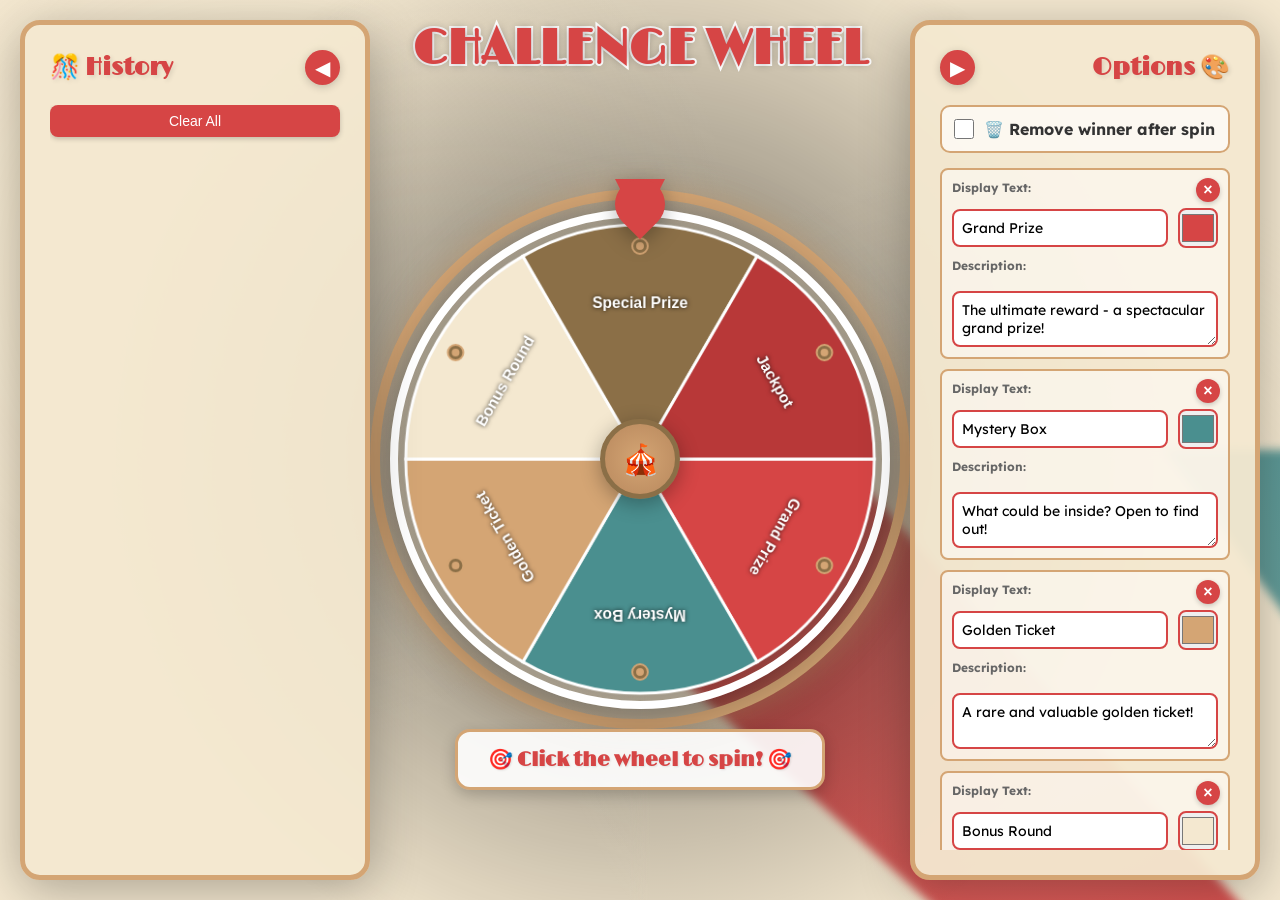
<file: challengeshpheel/index.html>
<!DOCTYPE html>
<html lang="en">
<head>
    <meta charset="UTF-8">
    <meta name="viewport" content="width=device-width, initial-scale=1.0">
    <title>🎪 Circus Wheel Spinner</title>
    <link rel="preconnect" href="https://fonts.googleapis.com">
    <link rel="preconnect" href="https://fonts.gstatic.com" crossorigin>
    <link href="https://fonts.googleapis.com/css2?family=Lexend:wght@400;700&family=Limelight&display=swap" rel="stylesheet">
    <style>
        * {
            margin: 0;
            padding: 0;
            box-sizing: border-box;
        }

        html, body {
            overflow: hidden;
            width: 100%;
            height: 100%;
        }

        @keyframes rotateBackground {
            from { transform: translate(-50%, -50%) rotate(0deg); }
            to { transform: translate(-50%, -50%) rotate(360deg); }
        }

        .page-title {
            font-family: 'Limelight', cursive;
            font-size: 48px;
            color: #d64545;
            text-align: center;
            margin: 0;
            padding: 20px 0;
            position: fixed;
            top: 0;
            left: 0;
            right: 0;
            z-index: 10;
            text-shadow: 0 0 8px rgba(0, 0, 0, 0.3);
            pointer-events: none;
            text-transform: uppercase;
            -webkit-text-stroke: 4px #ffffff;
            paint-order: stroke fill;
        }

        body {
            font-family: 'Lexend', sans-serif;
            background: #f4e8d0;
            height: 100vh;
            display: flex;
            justify-content: center;
            align-items: center;
            padding: 0;
            position: relative;
            --bg-left: 50%;
            --bg-top: 50%;
            --title-height: 88px;
        }

        body::before {
            content: '';
            position: fixed;
            left: var(--bg-left);
            top: var(--bg-top);
            width: 300vmax;
            height: 300vmax;
            background: repeating-conic-gradient(
                from 0deg,
                #d64545 0deg 6deg,
                #f4e8d0 6deg 12deg,
                #4a8f8f 12deg 18deg,
                #f4e8d0 18deg 24deg,
                #d64545 24deg 30deg,
                #f4e8d0 30deg 36deg,
                #4a8f8f 36deg 42deg,
                #f4e8d0 42deg 48deg
            );
            animation: rotateBackground 200s linear infinite;
            z-index: 0;
            pointer-events: none;
            transform-origin: center center;
            transition: left 0.3s ease, top 0.3s ease;
            filter: blur(5px);
        }
        body::after {
            content: '';
            position: fixed;
            top: 0;
            left: 0;
            width: 100%;
            height: 100%;
            background: 
                radial-gradient(circle at center, rgba(0, 0, 0, 0.6) 0%, transparent 70%),
                radial-gradient(circle at 20% 30%, rgba(244, 232, 208, 0.3) 0%, transparent 40%),
                radial-gradient(circle at 80% 70%, rgba(244, 232, 208, 0.3) 0%, transparent 40%);
            z-index: 1;
            pointer-events: none;
        }

        .container {
            display: flex;
            width: 100%;
            align-items: stretch;
            position: relative;
            z-index: 2;
            height: 100%;
            padding: 20px;
            justify-content: space-between;
        }

        .wheel-section {
            flex: 0 0 auto;
            display: flex;
            flex-direction: column;
            align-items: center;
            justify-content: center;
            position: fixed;
            top: calc(50% + var(--title-height) / 2);
            left: 50%;
            transform: translate(-50%, calc(-50% - 35px));
            pointer-events: none;
        }

        .wheel-container {
            position: relative;
            width: 500px;
            height: 500px;
            transition: transform 0.3s ease;
            pointer-events: auto;
        }

        .wheel-decoration {
            position: absolute;
            width: 540px;
            height: 540px;
            left: -20px;
            top: -20px;
            border: 10px solid #d4a574;
            border-radius: 50%;
            box-shadow: 0 0 30px rgba(212, 165, 116, 0.5),
                        inset 0 0 30px rgba(212, 165, 116, 0.3);
            animation: glow 2s ease-in-out infinite alternate;
        }

        @keyframes glow {
            from { box-shadow: 0 0 30px rgba(212, 165, 116, 0.5), inset 0 0 30px rgba(212, 165, 116, 0.3); }
            to { box-shadow: 0 0 50px rgba(212, 165, 116, 0.8), inset 0 0 50px rgba(212, 165, 116, 0.5); }
        }

        .wheel {
            width: 500px;
            height: 500px;
            border-radius: 50%;
            position: relative;
            transition: transform 4s cubic-bezier(0.25, 0.1, 0.25, 1);
            cursor: pointer;
            box-shadow: 0 10px 50px rgba(0, 0, 0, 0.3);
            border: 8px solid #fff;
        }

        .wheel.spinning {
            transition: transform 4s cubic-bezier(0.17, 0.67, 0.12, 0.99);
        }

        .wheel-center {
            position: absolute;
            width: 80px;
            height: 80px;
            background: radial-gradient(circle, #d4a574, #b8885d);
            border-radius: 50%;
            top: 50%;
            left: 50%;
            transform: translate(-50%, -50%);
            z-index: 10;
            border: 5px solid #8b6f47;
            box-shadow: 0 5px 20px rgba(0, 0, 0, 0.3);
            display: flex;
            align-items: center;
            justify-content: center;
            font-size: 30px;
            cursor: pointer;
        }

        .pointer {
            position: absolute;
            top: -30px;
            left: 50%;
            transform: translateX(-50%);
            width: 0;
            height: 0;
            border-left: 25px solid transparent;
            border-right: 25px solid transparent;
            border-top: 50px solid #d64545;
            z-index: 11;
            filter: drop-shadow(0 5px 10px rgba(0, 0, 0, 0.3));
        }

        .pointer::after {
            content: '';
            position: absolute;
            top: -50px;
            left: -25px;
            width: 50px;
            height: 50px;
            background: #d64545;
            border-radius: 50% 50% 50% 0;
            transform: rotate(-45deg);
        }

        .panel {
            background: rgba(244, 232, 208, 0.95);
            border-radius: 20px;
            padding: 25px;
            width: 350px;
            min-width: 350px;
            max-width: 350px;
            box-shadow: 0 10px 50px rgba(0, 0, 0, 0.3);
            border: 5px solid #d4a574;
            transition: all 0.3s ease;
            position: relative;
            z-index: 2;
            align-self: stretch;
            overflow: hidden;
            display: flex;
            flex-direction: column;
            flex-shrink: 0;
        }

        @media (max-width: 1300px) {
            .panel {
                position: fixed;
                top: 20px;
                bottom: 20px;
                height: auto;
                z-index: 100;
            }

            .left-panel {
                left: 20px;
            }

            #panel {
                right: 20px;
            }

            .panel.collapsed {
                position: fixed;
                z-index: 100;
            }

            .left-panel.collapsed {
                left: 20px;
                top: 20px;
            }

            #panel.collapsed {
                right: 20px;
                top: 20px;
            }

            .container {
                justify-content: center;
            }
        }

        .panel.collapsed {
            width: 70px;
            height: 70px;
            padding: 0;
            overflow: visible;
            min-width: 70px;
            flex-shrink: 0;
            align-self: flex-start;
            margin-top: 0;
            display: flex;
            align-items: center;
            justify-content: center;
            cursor: pointer;
            border-radius: 50%;
        }

        .panel.collapsed .toggle-btn {
            display: none;
        }

        .panel.collapsed::after {
            content: '🎨';
            font-size: 32px;
            position: absolute;
        }

        .left-panel.collapsed::after {
            content: '🎊';
        }

        .left-panel {
            order: -1;
        }

        .left-panel .panel-header {
            flex-direction: row-reverse;
        }

        .left-panel.collapsed .toggle-btn {
            transform: none;
        }

        /* Right panel mirrored - button on left, title on right */
        #panel .panel-header {
            flex-direction: row;
        }

        #panel .panel-header h2 {
            text-align: right;
            order: 2;
        }

        #panel .panel-header .toggle-btn {
            order: 1;
        }

        .panel-header {
            display: flex;
            justify-content: space-between;
            align-items: center;
            margin-bottom: 20px;
        }

        .panel-header h2 {
            color: #d64545;
            font-size: 24px;
            text-shadow: 2px 2px 4px rgba(0, 0, 0, 0.1);
            font-family: 'Limelight', cursive;
        }

        .toggle-btn {
            background: #d64545;
            color: white;
            border: none;
            width: 35px;
            height: 35px;
            border-radius: 50%;
            cursor: pointer;
            font-size: 20px;
            transition: all 0.3s ease;
            box-shadow: 0 2px 8px rgba(0, 0, 0, 0.2);
            flex-shrink: 0;
            min-width: 35px;
            min-height: 35px;
        }

        .toggle-btn:hover {
            background: #b83838;
            transform: scale(1.1);
        }

        .panel-content {
            transition: opacity 0.3s ease;
            flex: 1;
            overflow-y: auto;
            min-height: 0;
            margin-right: -15px;
            padding-right: 15px;
        }

        /* Custom scrollbar styling */
        .panel-content::-webkit-scrollbar {
            width: 10px;
        }

        .panel-content::-webkit-scrollbar-track {
            background: rgba(212, 165, 116, 0.2);
            border-radius: 10px;
        }

        .panel-content::-webkit-scrollbar-thumb {
            background: #d4a574;
            border-radius: 10px;
            border: 2px solid rgba(244, 232, 208, 0.95);
        }

        .panel-content::-webkit-scrollbar-thumb:hover {
            background: #b8885d;
        }

        /* Firefox scrollbar styling */
        .panel-content {
            scrollbar-width: thin;
            scrollbar-color: #d4a574 rgba(212, 165, 116, 0.2);
        }

        .panel.collapsed .panel-content {
            display: none;
        }

        .panel.collapsed h2 {
            display: none;
        }

        .options-list {
            margin-bottom: 15px;
        }

        .option-item {
            display: flex;
            gap: 10px;
            margin-bottom: 10px;
            align-items: flex-start;
            flex-direction: column;
            background: rgba(255, 255, 255, 0.5);
            padding: 10px;
            border-radius: 8px;
            border: 2px solid #d4a574;
            transition: all 0.3s ease;
            position: relative;
        }

        .option-item.inactive {
            background: rgba(150, 150, 150, 0.3);
            opacity: 0.6;
        }

        .option-item-row {
            display: flex;
            gap: 10px;
            width: 100%;
            align-items: center;
        }

        .option-item input[type="text"],
        .option-item textarea {
            flex: 1;
            padding: 8px;
            border: 2px solid #d64545;
            border-radius: 8px;
            font-size: 14px;
            background: white;
            font-family: inherit;
        }

        .option-item.inactive input[type="text"],
        .option-item.inactive textarea {
            background: #f0f0f0;
        }

        .option-item textarea {
            width: 100%;
            min-height: 50px;
            resize: vertical;
            margin-top: 5px;
        }

        .option-item input[type="color"] {
            width: 40px;
            height: 40px;
            border: 2px solid #d64545;
            border-radius: 8px;
            cursor: pointer;
        }

        .delete-btn {
            background: #d64545;
            color: white;
            border: none;
            width: 30px;
            height: 30px;
            border-radius: 50%;
            cursor: pointer;
            font-size: 18px;
            box-shadow: 0 2px 5px rgba(0, 0, 0, 0.2);
            transition: all 0.2s ease;
            display: flex;
            align-items: center;
            justify-content: center;
            line-height: 1;
            padding: 0;
        }

        .delete-btn:hover {
            background: #b83838;
            transform: scale(1.1);
        }

        .delete-btn-circle {
            background: #d64545;
            color: white;
            border: none;
            width: 24px;
            height: 24px;
            border-radius: 50%;
            cursor: pointer;
            font-size: 16px;
            font-weight: bold;
            box-shadow: 0 2px 5px rgba(0, 0, 0, 0.2);
            transition: all 0.2s ease;
            display: flex;
            align-items: center;
            justify-content: center;
            line-height: 1;
            padding: 0;
            position: absolute;
            top: 8px;
            right: 8px;
        }

        .delete-btn-circle:hover {
            background: #b83838;
            transform: scale(1.1);
        }

        .restore-btn {
            background: #4a8f8f;
            color: white;
            border: none;
            padding: 6px 12px;
            border-radius: 6px;
            cursor: pointer;
            font-size: 12px;
            font-weight: bold;
            box-shadow: 0 2px 5px rgba(0, 0, 0, 0.2);
        }

        .restore-btn:hover {
            background: #3a7373;
        }

        .btn {
            background: #d64545;
            color: white;
            border: none;
            padding: 12px 20px;
            border-radius: 10px;
            cursor: pointer;
            font-size: 16px;
            font-weight: bold;
            transition: all 0.3s ease;
            width: 100%;
            margin-bottom: 10px;
            box-shadow: 0 4px 10px rgba(0, 0, 0, 0.2);
        }

        .btn:hover {
            background: #b83838;
            transform: translateY(-2px);
            box-shadow: 0 6px 15px rgba(0, 0, 0, 0.3);
        }

        .textarea-input {
            width: 100%;
            min-height: 100px;
            padding: 10px;
            border: 2px solid #d64545;
            border-radius: 8px;
            font-family: monospace;
            font-size: 12px;
            margin-bottom: 10px;
            resize: vertical;
            background: white;
        }

        .modal {
            display: none;
            position: fixed;
            top: 0;
            left: 0;
            width: 100%;
            height: 100%;
            background: rgba(0, 0, 0, 0.7);
            z-index: 1000;
            justify-content: center;
            align-items: center;
        }

        .modal.show {
            display: flex;
        }

        .modal-content {
            background: #f4e8d0;
            padding: 40px;
            border-radius: 20px;
            text-align: center;
            max-width: 500px;
            border: 5px solid #d4a574;
            animation: modalPop 0.5s ease;
            box-shadow: 0 10px 50px rgba(0, 0, 0, 0.5);
        }

        @keyframes modalPop {
            0% { transform: scale(0); }
            50% { transform: scale(1.1); }
            100% { transform: scale(1); }
        }

        .modal-content h2 {
            color: #d64545;
            font-size: 32px;
            margin-bottom: 20px;
            text-shadow: 2px 2px 4px rgba(0, 0, 0, 0.1);
        }

        .modal-content .result {
            font-size: 28px;
            font-weight: bold;
            margin: 20px 0;
            padding: 20px;
            background: white;
            color: #333;
            border-radius: 15px;
            border: 3px solid #d4a574;
            box-shadow: inset 0 2px 10px rgba(0, 0, 0, 0.1);
        }

        .modal-content .description {
            font-size: 16px;
            margin: 15px 0;
            padding: 15px;
            background: rgba(255, 255, 255, 0.7);
            border-radius: 10px;
            color: #555;
            font-style: italic;
            border: 2px solid #d4a574;
        }

        .close-modal-btn {
            background: #d64545;
            color: white;
            border: none;
            padding: 15px 30px;
            border-radius: 10px;
            cursor: pointer;
            font-size: 18px;
            font-weight: bold;
            box-shadow: 0 4px 10px rgba(0, 0, 0, 0.2);
        }

        .close-modal-btn:hover {
            background: #b83838;
        }

        .history-header {
            margin-bottom: 15px;
        }

        .history-header h3 {
            color: #d64545;
            font-size: 20px;
            text-shadow: 1px 1px 2px rgba(0, 0, 0, 0.1);
            font-family: 'Limelight', cursive;
        }

        .history-toggle {
            background: #4a8f8f;
            color: white;
            border: none;
            padding: 8px 15px;
            border-radius: 8px;
            cursor: pointer;
            font-size: 14px;
            box-shadow: 0 2px 5px rgba(0, 0, 0, 0.2);
        }

        .history-toggle:hover {
            background: #3a7373;
        }

        .history-list {
            overflow-y: visible;
        }

        .history-list.show {
            display: block;
        }

        .history-item {
            padding: 12px;
            margin-bottom: 8px;
            background: white;
            border-radius: 8px;
            border-left: 4px solid #d64545;
            box-shadow: 0 2px 5px rgba(0, 0, 0, 0.1);
            cursor: pointer;
            transition: all 0.2s ease;
        }

        .history-item:hover {
            transform: translateX(5px);
            box-shadow: 0 3px 8px rgba(0, 0, 0, 0.2);
        }

        .history-item-text {
            font-weight: bold;
            color: #333;
            margin-bottom: 3px;
        }

        .history-item-time {
            font-size: 12px;
            color: #666;
        }

        .confetti {
            position: fixed;
            width: 15px;
            height: 15px;
            pointer-events: none;
            z-index: 999;
            border-radius: 3px;
        }

        @keyframes confettiExplode {
            0% {
                transform: translate(0, 0) rotate(0deg) scale(1);
                opacity: 1;
            }
            100% {
                /* Ease-out to 0 velocity - no gravity, just deceleration */
                transform: translate(var(--end-x), var(--end-y)) rotate(720deg) scale(0.5);
                opacity: 0;
            }
        }

        .spin-instruction {
            background: rgba(255, 255, 255, 0.9);
            padding: 15px 30px;
            border-radius: 15px;
            font-size: 20px;
            color: #d64545;
            font-weight: bold;
            border: 3px solid #d4a574;
            animation: pulse 2s ease-in-out infinite;
            box-shadow: 0 5px 15px rgba(0, 0, 0, 0.2);
            text-shadow: 1px 1px 2px rgba(0, 0, 0, 0.1);
            position: absolute;
            z-index: 2;
            top: 100%;
            left: 50%;
            margin-top: 20px;
            white-space: nowrap;
            transform: translateX(-50%) translateY(0);
            font-family: 'Limelight', cursive;
            pointer-events: auto;
        }

        @keyframes pulse {
            0%, 100% { transform: translateX(-50%) scale(1); }
            50% { transform: translateX(-50%) scale(1.05); }
        }

        .label-text {
            font-size: 12px;
            color: #666;
            margin-bottom: 3px;
            font-weight: bold;
        }

        /* Range slider styling */
        input[type="range"] {
            -webkit-appearance: none;
            appearance: none;
            height: 8px;
            background: linear-gradient(to right, #d4a574 0%, #d64545 100%);
            border-radius: 5px;
            outline: none;
        }

        input[type="range"]::-webkit-slider-thumb {
            -webkit-appearance: none;
            appearance: none;
            width: 20px;
            height: 20px;
            background: #d64545;
            border: 3px solid #d4a574;
            border-radius: 50%;
            cursor: pointer;
            box-shadow: 0 2px 5px rgba(0, 0, 0, 0.3);
        }

        input[type="range"]::-webkit-slider-thumb:hover {
            background: #b83838;
            transform: scale(1.1);
        }

        input[type="range"]::-moz-range-thumb {
            width: 20px;
            height: 20px;
            background: #d64545;
            border: 3px solid #d4a574;
            border-radius: 50%;
            cursor: pointer;
            box-shadow: 0 2px 5px rgba(0, 0, 0, 0.3);
        }

        input[type="range"]::-moz-range-thumb:hover {
            background: #b83838;
        }
    </style>
</head>
<body>
    <h1 class="page-title" id="pageTitle">Challenge Wheel</h1>

    <div class="container">
        <div class="panel left-panel" id="historyPanel" onclick="if(this.classList.contains('collapsed')) toggleHistoryPanel()">
            <div class="panel-header">
                <button class="toggle-btn" onclick="event.stopPropagation(); toggleHistoryPanel()">◀</button>
                <h2>🎊 History</h2>
            </div>
            <div class="panel-content">
                <button class="history-toggle" onclick="clearHistory()" style="background: #d64545; width: 100%; margin-bottom: 15px;">Clear All</button>
                <div class="history-list show" id="historyList"></div>
            </div>
        </div>

        <div class="wheel-section">
            <div class="wheel-container">
                <div class="wheel-decoration"></div>
                <div class="pointer"></div>
                <canvas id="wheelCanvas" width="500" height="500" class="wheel"></canvas>
                <div class="wheel-center">🎪</div>
                <div class="spin-instruction">🎯 Click the wheel to spin! 🎯</div>
            </div>
        </div>

        <div class="panel" id="panel" onclick="if(this.classList.contains('collapsed')) togglePanel()">
            <div class="panel-header">
                <h2>Options 🎨</h2>
                <button class="toggle-btn" onclick="event.stopPropagation(); togglePanel()">▶</button>
            </div>
            <div class="panel-content">
                <div style="background: rgba(255, 255, 255, 0.7); padding: 12px; border-radius: 10px; margin-bottom: 15px; border: 2px solid #d4a574;" id="toggleContainer">
                    <label style="display: flex; align-items: center; gap: 10px; cursor: pointer; color: #333; font-weight: bold;">
                        <input type="checkbox" id="removeWinnerToggle" onchange="updateToggleStyle()" style="width: 20px; height: 20px; cursor: pointer;">
                        <span>🗑️ Remove winner after spin</span>
                    </label>
                </div>
                <div class="options-list" id="optionsList"></div>
                <button class="btn" onclick="addOption()">➕ Add Option</button>
                <button class="btn" onclick="refreshWheel()" style="background: #8b6f47;">🔄 Refresh Wheel</button>
                
                <hr style="margin: 20px 0; border: 1px solid #ddd;">
                
                <h3 style="color: #d64545; margin-bottom: 10px; font-family: 'Limelight', cursive;">📝 Title</h3>
                <input type="text" id="titleInput" value="Prize Wheel" 
                       oninput="updateTitle(this.value)" 
                       style="width: 100%; padding: 10px; border: 2px solid #d64545; border-radius: 8px; font-size: 16px; margin-bottom: 10px;">
                
                <hr style="margin: 20px 0; border: 1px solid #ddd;">
                
                <h3 style="color: #d64545; margin-bottom: 10px; font-family: 'Limelight', cursive;">🎯 Wheel Scale</h3>
                <div style="display: flex; align-items: center; gap: 10px; margin-bottom: 10px;">
                    <input type="range" id="wheelScale" min="0.5" max="1.5" step="0.05" value="1.3" 
                           style="flex: 1; cursor: pointer;" oninput="updateWheelScale(this.value)">
                    <span id="scaleValue" style="font-weight: bold; color: #d64545; min-width: 45px;">100%</span>
                </div>
                
                <hr style="margin: 20px 0; border: 1px solid #ddd;">
                
                <h3 style="color: #d64545; margin-bottom: 10px; font-family: 'Limelight', cursive;">📋 Bulk Import</h3>
                <textarea class="textarea-input" id="bulkInput" placeholder="Paste options here (one per line):
Display Text|#HEX|Description
Prize 1|#d64545|A wonderful first prize!
Prize 2|#4a8f8f|An amazing second prize!"></textarea>
                <button class="btn" onclick="importOptions()">📥 Import</button>
                
                <button class="btn" onclick="copyOptions()" style="background: #4a8f8f;">📄 Copy All Options</button>
                
                <hr style="margin: 20px 0; border: 1px solid #ddd;">
                
                <h3 style="color: #d64545; margin-bottom: 10px; font-family: 'Limelight', cursive;">🎪 Other Wheels</h3>
                <a href="/prizeWheel/" class="btn" style="display: block; text-align: center; text-decoration: none; margin-bottom: 10px;">🎁 Prize Wheel</a>
                <a href="/punishmentWheel/" class="btn" style="display: block; text-align: center; text-decoration: none; margin-bottom: 10px;">⚡ Punishment Wheel</a>
                <a href="oddsorevens/" class="btn" style="display: block; text-align: center; text-decoration: none;">❓ Try your luck</a>
            </div>
        </div>
    </div>

    <div class="modal" id="resultModal">
        <div class="modal-content">
            <h2>🎉 Winner! 🎉</h2>
            <div class="result" id="resultText"></div>
            <div class="description" id="resultDescription"></div>
            <button class="close-modal-btn" onclick="closeModal()">Close</button>
        </div>
    </div>
<!-- ================================================= OPTIONS========================================================================== -->
    <script>
        let options = [
            { text: 'Grand Prize', description: 'The ultimate reward - a spectacular grand prize!', color: '#d64545', disabled: false },
            { text: 'Mystery Box', description: 'What could be inside? Open to find out!', color: '#4a8f8f', disabled: false },
            { text: 'Golden Ticket', description: 'A rare and valuable golden ticket!', color: '#d4a574', disabled: false },
            { text: 'Bonus Round', description: 'Spin again for another chance to win!', color: '#f4e8d0', disabled: false },
            { text: 'Special Prize', description: 'A unique and special reward awaits!', color: '#8b6f47', disabled: false },
            { text: 'Jackpot', description: 'Hit the jackpot and win big!', color: '#b83838', disabled: false }
        ];

        let isSpinning = false;
        let history = [];
        let currentWinner = null; // Store the current winner for delayed removal
        const canvas = document.getElementById('wheelCanvas');
        const ctx = canvas.getContext('2d');
        let currentRotation = 0;
        
        // Audio context for tick sounds
        const AudioContext = window.AudioContext || window.webkitAudioContext;
        const audioContext = new AudioContext();
        
        function playTick() {
            const oscillator = audioContext.createOscillator();
            const gainNode = audioContext.createGain();
            
            oscillator.connect(gainNode);
            gainNode.connect(audioContext.destination);
            
            oscillator.frequency.value = 800;
            oscillator.type = 'square';
            
            gainNode.gain.setValueAtTime(0.3, audioContext.currentTime);
            gainNode.gain.exponentialRampToValueAtTime(0.01, audioContext.currentTime + 0.1);
            
            oscillator.start(audioContext.currentTime);
            oscillator.stop(audioContext.currentTime + 0.1);
        }

        function drawWheel() {
            ctx.save();
            ctx.clearRect(0, 0, canvas.width, canvas.height);
            
            const enabledOptions = options.filter(o => !o.disabled);
            
            if (enabledOptions.length === 0) {
                ctx.fillStyle = '#f4e8d0';
                ctx.beginPath();
                ctx.arc(250, 250, 242, 0, Math.PI * 2);
                ctx.fill();
                ctx.fillStyle = '#d64545';
                ctx.font = 'bold 20px Arial';
                ctx.textAlign = 'center';
                ctx.fillText('No active options!', 250, 240);
                ctx.font = '16px Arial';
                ctx.fillText('Add options or refresh wheel', 250, 265);
                ctx.restore();
                return;
            }

            ctx.translate(250, 250);
            ctx.rotate(currentRotation);
            ctx.translate(-250, -250);

            const arc = (Math.PI * 2) / enabledOptions.length;
            
            enabledOptions.forEach((option, index) => {
                const angle = index * arc;
                
                // Draw segment
                ctx.beginPath();
                ctx.fillStyle = option.color;
                ctx.moveTo(250, 250);
                ctx.arc(250, 250, 242, angle, angle + arc);
                ctx.lineTo(250, 250);
                ctx.fill();
                
                // Segment border
                ctx.strokeStyle = '#fff';
                ctx.lineWidth = 3;
                ctx.stroke();
                
                // Draw text
                ctx.save();
                ctx.fillStyle = '#fff';
                ctx.font = 'bold 16px Lexend, Arial, sans-serif';
                ctx.textAlign = 'center';
                ctx.textBaseline = 'middle';
                
                // Add soft shadow for text (no offset - creates glow effect)
                ctx.shadowColor = 'rgba(0, 0, 0, 0.8)';
                ctx.shadowBlur = 4;
                ctx.shadowOffsetX = 0;
                ctx.shadowOffsetY = 0;
                
                const textAngle = angle + arc / 2;
                const textRadius = 160;
                const x = 250 + Math.cos(textAngle) * textRadius;
                const y = 250 + Math.sin(textAngle) * textRadius;
                
                ctx.translate(x, y);
                ctx.rotate(textAngle + Math.PI / 2);
                
                // Wrap text to multiple lines
                const maxWidth = 140; // Maximum width for text
                const words = option.text.split(' ');
                const lines = [];
                let currentLine = words[0];
                
                for (let i = 1; i < words.length; i++) {
                    const testLine = currentLine + ' ' + words[i];
                    const metrics = ctx.measureText(testLine);
                    if (metrics.width > maxWidth) {
                        lines.push(currentLine);
                        currentLine = words[i];
                    } else {
                        currentLine = testLine;
                    }
                }
                lines.push(currentLine);
                
                // Draw each line with appropriate spacing
                const lineHeight = 18;
                const totalHeight = lines.length * lineHeight;
                const startY = -(totalHeight / 2) + (lineHeight / 2);
                
                lines.forEach((line, i) => {
                    const yPos = startY + (i * lineHeight);
                    ctx.fillText(line, 0, yPos);
                });
                
                ctx.restore();
                
                // Draw pin/circle
                const pinAngle = angle + arc / 2;
                const pinRadius = 220;
                const pinX = 250 + Math.cos(pinAngle) * pinRadius;
                const pinY = 250 + Math.sin(pinAngle) * pinRadius;
                
                ctx.beginPath();
                ctx.arc(pinX, pinY, 8, 0, Math.PI * 2);
                ctx.fillStyle = '#8b6f47';
                ctx.fill();
                ctx.strokeStyle = '#d4a574';
                ctx.lineWidth = 2;
                ctx.stroke();
                
                // Inner circle on pin
                ctx.beginPath();
                ctx.arc(pinX, pinY, 4, 0, Math.PI * 2);
                ctx.fillStyle = '#d4a574';
                ctx.fill();
            });
            
            ctx.restore();
        }

        function renderOptions() {
            const list = document.getElementById('optionsList');
            list.innerHTML = '';
            
            options.forEach((option, index) => {
                const div = document.createElement('div');
                div.className = 'option-item' + (option.disabled ? ' inactive' : '');
                
                const restoreButton = option.disabled ? `<button class="restore-btn" onclick="restoreOption(${index})">↩️ Restore</button>` : '';
                const statusLabel = option.disabled ? '<div style="color: #888; font-size: 11px; font-weight: bold;">REMOVED FROM WHEEL</div>' : '';
                
                div.innerHTML = `
                    <button class="delete-btn-circle" onclick="deleteOption(${index})">×</button>
                    ${statusLabel}
                    <div class="label-text">Display Text:</div>
                    <div class="option-item-row">
                        <input type="text" value="${option.text}" onchange="updateOption(${index}, this.value, null, null)" ${option.disabled ? 'disabled' : ''}>
                        <input type="color" value="${option.color}" onchange="updateOption(${index}, null, this.value, null)" ${option.disabled ? 'disabled' : ''}>
                        ${restoreButton}
                    </div>
                    <div class="label-text">Description:</div>
                    <textarea onchange="updateOption(${index}, null, null, this.value)" ${option.disabled ? 'disabled' : ''}>${option.description || ''}</textarea>
                `;
                list.appendChild(div);
            });
            
            drawWheel();
        }

        function addOption() {
            options.push({ 
                text: `Prize ${options.length + 1}`,
                description: 'Enter a description for this prize...',
                color: '#' + Math.floor(Math.random()*16777215).toString(16),
                disabled: false
            });
            renderOptions();
        }

        function restoreOption(index) {
            options[index].disabled = false;
            renderOptions();
        }

        function refreshWheel() {
            options.forEach(option => option.disabled = false);
            renderOptions();
        }

        function updateToggleStyle() {
            const toggle = document.getElementById('removeWinnerToggle');
            const container = document.getElementById('toggleContainer');
            
            if (toggle.checked) {
                container.style.background = 'rgba(214, 69, 69, 0.2)';
                container.style.borderColor = '#d64545';
                container.style.borderWidth = '3px';
            } else {
                container.style.background = 'rgba(255, 255, 255, 0.7)';
                container.style.borderColor = '#d4a574';
                container.style.borderWidth = '2px';
            }
        }

        function updateWheelScale(value) {
            const wheelContainer = document.querySelector('.wheel-container');
            const wheelSection = document.querySelector('.wheel-section');
            const scaleDisplay = document.getElementById('scaleValue');
            const canvas = document.getElementById('wheelCanvas');
            
            // Update scale
            wheelContainer.style.transform = `scale(${value})`;
            
            // Update canvas resolution for crisp rendering at any scale
            // Use device pixel ratio and scale factor for high quality
            const dpr = window.devicePixelRatio || 1;
            const scaleFactor = value * dpr;
            
            canvas.width = 500 * scaleFactor;
            canvas.height = 500 * scaleFactor;
            
            // Scale context to match
            ctx.scale(scaleFactor, scaleFactor);
            
            // Redraw with new resolution
            drawWheel();
            
            // Update display percentage
            scaleDisplay.textContent = Math.round(value * 100) + '%';
            
            // Update background position after scale change
            setTimeout(updateBackgroundPosition, 50);
        }

        function updateTitle(value) {
            document.getElementById('pageTitle').textContent = value || 'Challenge Wheel';
        }

        function updateOption(index, text, color, description) {
            if (text !== null) options[index].text = text;
            if (color !== null) options[index].color = color;
            if (description !== null) options[index].description = description;
            drawWheel();
        }

        function deleteOption(index) {
            options.splice(index, 1);
            renderOptions();
        }

        function togglePanel() {
            const panel = document.getElementById('panel');
            const historyPanel = document.getElementById('historyPanel');
            const isCurrentlyCollapsed = panel.classList.contains('collapsed');
            
            // Calculate if panels would overlap: 2 panels (350px each) + wheel (500px) + gaps (60px margins) + padding (40px) = 1300px
            // But panels overlay at 1300px, so they only truly overlap when screen is narrower than both panels combined
            const panelsWouldOverlap = window.innerWidth < 800; // 2 * 350px + some margin
            
            // On very narrow screens where panels overlap, collapse the other panel when opening this one
            if (isCurrentlyCollapsed && panelsWouldOverlap) {
                if (!historyPanel.classList.contains('collapsed')) {
                    historyPanel.classList.add('collapsed');
                }
            }
            
            panel.classList.toggle('collapsed');
            const btn = panel.querySelector('.toggle-btn');
            btn.textContent = panel.classList.contains('collapsed') ? '◀' : '▶';
            setTimeout(updateBackgroundPosition, 350);
        }

        function copyOptions() {
            const text = options.map(o => {
                const desc = o.description || '';
                return `${o.text}|${o.color}|${desc}`;
            }).join('\n');
            
            // Fallback method using textarea
            const textarea = document.createElement('textarea');
            textarea.value = text;
            textarea.style.position = 'fixed';
            textarea.style.left = '-9999px';
            document.body.appendChild(textarea);
            textarea.select();
            
            try {
                const successful = document.execCommand('copy');
                if (successful) {
                    alert('✅ Options copied to clipboard!');
                } else {
                    alert('❌ Failed to copy. Please try manually selecting the text.');
                }
            } catch (err) {
                console.error('Failed to copy:', err);
                alert('❌ Failed to copy. Please try manually selecting the text.');
            } finally {
                document.body.removeChild(textarea);
            }
        }

        function importOptions() {
            const input = document.getElementById('bulkInput').value.trim();
            if (!input) return;
            
            const lines = input.split('\n');
            const newOptions = [];
            
            lines.forEach(line => {
                const parts = line.split('|');
                if (parts.length >= 1 && parts[0].trim()) {
                    newOptions.push({
                        text: parts[0].trim(),
                        color: parts.length >= 2 && parts[1].trim() ? parts[1].trim() : '#' + Math.floor(Math.random()*16777215).toString(16),
                        description: parts.length >= 3 ? parts[2].trim() : '',
                        disabled: false
                    });
                }
            });
            
            if (newOptions.length > 0) {
                options = newOptions;
                renderOptions();
                document.getElementById('bulkInput').value = '';
            }
        }

        function spinWheel() {
            const enabledOptions = options.filter(o => !o.disabled);
            if (isSpinning || enabledOptions.length === 0) return;
            
            // Resume audio context on user interaction
            if (audioContext.state === 'suspended') {
                audioContext.resume();
            }
            
            isSpinning = true;
            canvas.style.pointerEvents = 'none';
            
            const spins = 5 + Math.random() * 3;
            const randomAngle = Math.random() * Math.PI * 2;
            const targetRotation = currentRotation + (spins * Math.PI * 2) + randomAngle;
            
            const startTime = Date.now();
            const duration = 4000;
            const startRotation = currentRotation;
            
            let lastPinIndex = -1;
            
            function animate() {
                const elapsed = Date.now() - startTime;
                const progress = Math.min(elapsed / duration, 1);
                
                // Easing function for deceleration
                const eased = 1 - Math.pow(1 - progress, 3);
                currentRotation = startRotation + (targetRotation - startRotation) * eased;
                
                drawWheel();
                
                // Check for pin passing
                const enabledOptions = options.filter(o => !o.disabled);
                const arc = (Math.PI * 2) / enabledOptions.length;
                const normalizedRotation = (currentRotation % (Math.PI * 2) + Math.PI * 2) % (Math.PI * 2);
                const currentPinIndex = Math.floor(normalizedRotation / arc);
                
                if (currentPinIndex !== lastPinIndex && progress < 0.95) {
                    playTick();
                    lastPinIndex = currentPinIndex;
                }
                
                if (progress < 1) {
                    requestAnimationFrame(animate);
                } else {
                    // Get enabled options for winner calculation
                    const enabledOptions = options.filter(o => !o.disabled);
                    
                    // Determine winner - the segment at the top (where the pointer is)
                    const arc = (Math.PI * 2) / enabledOptions.length;
                    
                    // Normalize the rotation to 0-2π
                    let normalizedRotation = currentRotation % (Math.PI * 2);
                    if (normalizedRotation < 0) normalizedRotation += Math.PI * 2;
                    
                    // The pointer is at the top (270° or 3π/2 in our coordinate system)
                    const pointerAngle = Math.PI * 1.5; // Top of wheel (270°)
                    
                    // Find which segment's range includes the pointer position
                    let angleAtPointer = (pointerAngle - normalizedRotation) % (Math.PI * 2);
                    if (angleAtPointer < 0) angleAtPointer += Math.PI * 2;
                    
                    // Find which segment this angle falls into
                    const selectedIndex = Math.floor(angleAtPointer / arc) % enabledOptions.length;
                    const winner = enabledOptions[selectedIndex];
                    
                    // Store winner for potential removal when modal closes
                    currentWinner = winner;
                    
                    showResult(winner);
                    createConfetti();
                    addToHistory(winner);
                    
                    isSpinning = false;
                    canvas.style.pointerEvents = 'auto';
                }
            }
            
            animate();
        }

        function showResult(winner) {
            document.getElementById('resultText').textContent = winner.text;
            document.getElementById('resultText').style.borderColor = winner.color;
            const descriptionEl = document.getElementById('resultDescription');
            if (winner.description) {
                descriptionEl.textContent = winner.description;
                descriptionEl.style.display = 'block';
            } else {
                descriptionEl.style.display = 'none';
            }
            document.getElementById('resultModal').classList.add('show');
        }

        function closeModal() {
            document.getElementById('resultModal').classList.remove('show');
            
            // Check if we should remove the winner now that modal is closed
            const removeWinnerToggle = document.getElementById('removeWinnerToggle');
            
            if (removeWinnerToggle && removeWinnerToggle.checked && currentWinner) {
                // Find the winner in the full options array and mark as disabled
                const fullIndex = options.findIndex(opt => 
                    opt.text === currentWinner.text && 
                    opt.color === currentWinner.color && 
                    opt.description === currentWinner.description
                );
                
                if (fullIndex !== -1) {
                    options[fullIndex].disabled = true;
                    
                    // Re-render the options list
                    renderOptions();
                }
            }
            
            // Clear current winner
            currentWinner = null;
        }

        function createConfetti() {
            const colors = [
                '#d64545', '#4a8f8f', '#d4a574', '#f4e8d0', '#8b6f47', '#b83838',
                '#ff6b9d', '#ffd93d', '#6bcf7f', '#4d96ff', '#c44dff', '#ff5722',
                '#00bcd4', '#ffeb3b', '#e91e63', '#9c27b0', '#ff9800', '#4caf50'
            ];
            
            for (let i = 0; i < 100; i++) {
                setTimeout(() => {
                    const confetti = document.createElement('div');
                    confetti.className = 'confetti';
                    
                    // Start from center of screen
                    const centerX = window.innerWidth / 2;
                    const centerY = window.innerHeight / 2;
                    
                    // Random angle in all directions (0 to 360 degrees)
                    const angle = Math.random() * Math.PI * 2;
                    const velocity = 1100; // Fixed velocity in all directions
                    
                    // Calculate end positions
                    const endX = Math.cos(angle) * velocity;
                    const endY = Math.sin(angle) * velocity;
                    
                    confetti.style.left = centerX + 'px';
                    confetti.style.top = centerY + 'px';
                    confetti.style.background = colors[Math.floor(Math.random() * colors.length)];
                    
                    // Set CSS custom properties for animation
                    confetti.style.setProperty('--end-x', endX + 'px');
                    confetti.style.setProperty('--end-y', endY + 'px');
                    
                    // Ease-out animation - starts fast at 1100px, gradually slows to 0
                    confetti.style.animation = `confettiExplode ${1.5 + Math.random() * 1}s ease-out forwards`;
                    confetti.style.animationDelay = Math.random() * 0.1 + 's';
                    document.body.appendChild(confetti);
                    
                    setTimeout(() => confetti.remove(), 4000);
                }, i * 8);
            }
        }

        function addToHistory(winner) {
            const time = new Date().toLocaleTimeString();
            history.unshift({ text: winner.text, color: winner.color, description: winner.description, time });
            updateHistoryDisplay();
        }

        function updateHistoryDisplay() {
            const list = document.getElementById('historyList');
            list.innerHTML = history.map((item, index) => `
                <div class="history-item" style="border-left-color: ${item.color}" onclick="showHistoryItem(${index})">
                    <div class="history-item-text">${item.text}</div>
                    <div class="history-item-time">${item.time}</div>
                </div>
            `).join('');
        }

        function showHistoryItem(index) {
            const item = history[index];
            showResult(item);
        }

        function toggleHistoryPanel() {
            const panel = document.getElementById('panel');
            const historyPanel = document.getElementById('historyPanel');
            const isCurrentlyCollapsed = historyPanel.classList.contains('collapsed');
            
            // Calculate if panels would overlap
            const panelsWouldOverlap = window.innerWidth < 800; // 2 * 350px + some margin
            
            // On very narrow screens where panels overlap, collapse the other panel when opening this one
            if (isCurrentlyCollapsed && panelsWouldOverlap) {
                if (!panel.classList.contains('collapsed')) {
                    panel.classList.add('collapsed');
                }
            }
            
            historyPanel.classList.toggle('collapsed');
            const btn = historyPanel.querySelector('.toggle-btn');
            btn.textContent = historyPanel.classList.contains('collapsed') ? '▶' : '◀';
            setTimeout(updateBackgroundPosition, 350);
        }

        function clearHistory() {
            history = [];
            updateHistoryDisplay();
        }

        canvas.addEventListener('click', spinWheel);
        document.querySelector('.wheel-center').addEventListener('click', spinWheel);

        // Function to center background on wheel
        function updateBackgroundPosition() {
            const wheelContainer = document.querySelector('.wheel-container');
            const rect = wheelContainer.getBoundingClientRect();
            const centerX = rect.left + rect.width / 2;
            const centerY = rect.top + rect.height / 2;
            
            document.documentElement.style.setProperty('--bg-left', centerX + 'px');
            document.documentElement.style.setProperty('--bg-top', centerY + 'px');
        }

        // Update background position on load and resize
        window.addEventListener('load', updateBackgroundPosition);
        window.addEventListener('resize', updateBackgroundPosition);
        
        // Handle window resize to prioritize options panel on narrow screens
        window.addEventListener('resize', () => {
            const panel = document.getElementById('panel');
            const historyPanel = document.getElementById('historyPanel');
            
            // If panels would overlap and both panels are open, collapse history panel
            const panelsWouldOverlap = window.innerWidth < 800;
            if (panelsWouldOverlap) {
                if (!panel.classList.contains('collapsed') && !historyPanel.classList.contains('collapsed')) {
                    historyPanel.classList.add('collapsed');
                }
            }
        });
        
        // Call immediately
        updateBackgroundPosition();

        // Initialize canvas with high resolution
        const dpr = window.devicePixelRatio || 1;
        canvas.width = 500 * dpr;
        canvas.height = 500 * dpr;
        ctx.scale(dpr, dpr);

        renderOptions();
    </script>
</body>
</html>
</file>
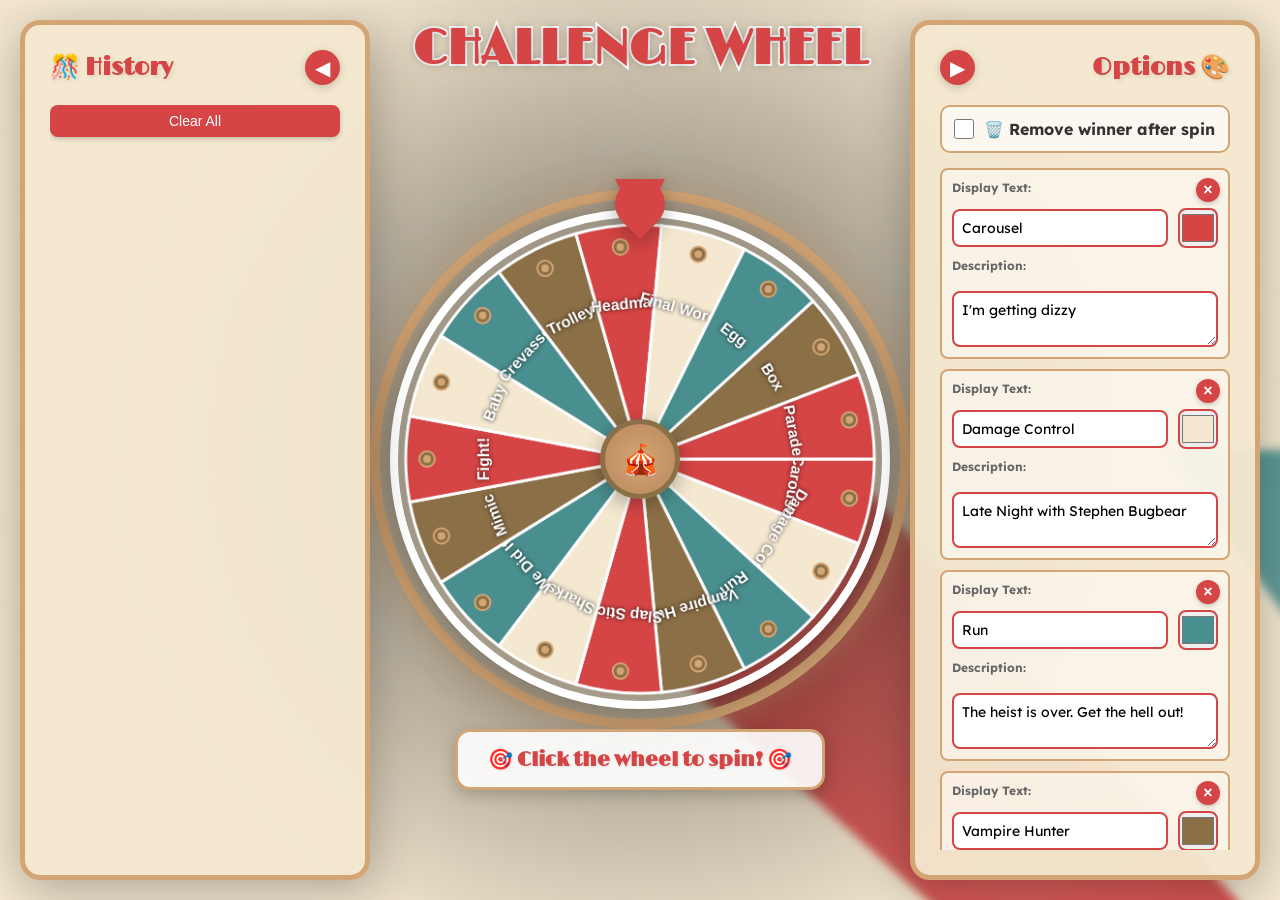
<file: challengewheel/index.html>
<!DOCTYPE html>
<html lang="en">
<head>
    <meta charset="UTF-8">
    <meta name="viewport" content="width=device-width, initial-scale=1.0">
    <title>🎪 Circus Wheel Spinner</title>
    <link rel="preconnect" href="https://fonts.googleapis.com">
    <link rel="preconnect" href="https://fonts.gstatic.com" crossorigin>
    <link href="https://fonts.googleapis.com/css2?family=Lexend:wght@400;700&family=Limelight&display=swap" rel="stylesheet">
    <style>
        * {
            margin: 0;
            padding: 0;
            box-sizing: border-box;
        }

        html, body {
            overflow: hidden;
            width: 100%;
            height: 100%;
        }

        @keyframes rotateBackground {
            from { transform: translate(-50%, -50%) rotate(0deg); }
            to { transform: translate(-50%, -50%) rotate(360deg); }
        }

        .page-title {
            font-family: 'Limelight', cursive;
            font-size: 48px;
            color: #d64545;
            text-align: center;
            margin: 0;
            padding: 20px 0;
            position: fixed;
            top: 0;
            left: 0;
            right: 0;
            z-index: 10;
            text-shadow: 0 0 8px rgba(0, 0, 0, 0.3);
            pointer-events: none;
            text-transform: uppercase;
            -webkit-text-stroke: 4px #ffffff;
            paint-order: stroke fill;
        }

        body {
            font-family: 'Lexend', sans-serif;
            background: #f4e8d0;
            height: 100vh;
            display: flex;
            justify-content: center;
            align-items: center;
            padding: 0;
            position: relative;
            --bg-left: 50%;
            --bg-top: 50%;
            --title-height: 88px;
        }

        body::before {
            content: '';
            position: fixed;
            left: var(--bg-left);
            top: var(--bg-top);
            width: 300vmax;
            height: 300vmax;
            background: repeating-conic-gradient(
                from 0deg,
                #d64545 0deg 6deg,
                #f4e8d0 6deg 12deg,
                #4a8f8f 12deg 18deg,
                #f4e8d0 18deg 24deg,
                #d64545 24deg 30deg,
                #f4e8d0 30deg 36deg,
                #4a8f8f 36deg 42deg,
                #f4e8d0 42deg 48deg
            );
            animation: rotateBackground 200s linear infinite;
            z-index: 0;
            pointer-events: none;
            transform-origin: center center;
            transition: left 0.3s ease, top 0.3s ease;
            filter: blur(5px);
        }
        body::after {
            content: '';
            position: fixed;
            top: 0;
            left: 0;
            width: 100%;
            height: 100%;
            background: 
                radial-gradient(circle at center, rgba(0, 0, 0, 0.6) 0%, transparent 70%),
                radial-gradient(circle at 20% 30%, rgba(244, 232, 208, 0.3) 0%, transparent 40%),
                radial-gradient(circle at 80% 70%, rgba(244, 232, 208, 0.3) 0%, transparent 40%);
            z-index: 1;
            pointer-events: none;
        }

        .container {
            display: flex;
            width: 100%;
            align-items: stretch;
            position: relative;
            z-index: 2;
            height: 100%;
            padding: 20px;
            justify-content: space-between;
        }

        .wheel-section {
            flex: 0 0 auto;
            display: flex;
            flex-direction: column;
            align-items: center;
            justify-content: center;
            position: fixed;
            top: calc(50% + var(--title-height) / 2);
            left: 50%;
            transform: translate(-50%, calc(-50% - 35px));
            pointer-events: none;
        }

        .wheel-container {
            position: relative;
            width: 500px;
            height: 500px;
            transition: transform 0.3s ease;
            pointer-events: auto;
        }

        .wheel-decoration {
            position: absolute;
            width: 540px;
            height: 540px;
            left: -20px;
            top: -20px;
            border: 10px solid #d4a574;
            border-radius: 50%;
            box-shadow: 0 0 30px rgba(212, 165, 116, 0.5),
                        inset 0 0 30px rgba(212, 165, 116, 0.3);
            animation: glow 2s ease-in-out infinite alternate;
        }

        @keyframes glow {
            from { box-shadow: 0 0 30px rgba(212, 165, 116, 0.5), inset 0 0 30px rgba(212, 165, 116, 0.3); }
            to { box-shadow: 0 0 50px rgba(212, 165, 116, 0.8), inset 0 0 50px rgba(212, 165, 116, 0.5); }
        }

        .wheel {
            width: 500px;
            height: 500px;
            border-radius: 50%;
            position: relative;
            transition: transform 4s cubic-bezier(0.25, 0.1, 0.25, 1);
            cursor: pointer;
            box-shadow: 0 10px 50px rgba(0, 0, 0, 0.3);
            border: 8px solid #fff;
        }

        .wheel.spinning {
            transition: transform 4s cubic-bezier(0.17, 0.67, 0.12, 0.99);
        }

        .wheel-center {
            position: absolute;
            width: 80px;
            height: 80px;
            background: radial-gradient(circle, #d4a574, #b8885d);
            border-radius: 50%;
            top: 50%;
            left: 50%;
            transform: translate(-50%, -50%);
            z-index: 10;
            border: 5px solid #8b6f47;
            box-shadow: 0 5px 20px rgba(0, 0, 0, 0.3);
            display: flex;
            align-items: center;
            justify-content: center;
            font-size: 30px;
            cursor: pointer;
        }

        .pointer {
            position: absolute;
            top: -30px;
            left: 50%;
            transform: translateX(-50%);
            width: 0;
            height: 0;
            border-left: 25px solid transparent;
            border-right: 25px solid transparent;
            border-top: 50px solid #d64545;
            z-index: 11;
            filter: drop-shadow(0 5px 10px rgba(0, 0, 0, 0.3));
        }

        .pointer::after {
            content: '';
            position: absolute;
            top: -50px;
            left: -25px;
            width: 50px;
            height: 50px;
            background: #d64545;
            border-radius: 50% 50% 50% 0;
            transform: rotate(-45deg);
        }

        .panel {
            background: rgba(244, 232, 208, 0.95);
            border-radius: 20px;
            padding: 25px;
            width: 350px;
            min-width: 350px;
            max-width: 350px;
            box-shadow: 0 10px 50px rgba(0, 0, 0, 0.3);
            border: 5px solid #d4a574;
            transition: all 0.3s ease;
            position: relative;
            z-index: 2;
            align-self: stretch;
            overflow: hidden;
            display: flex;
            flex-direction: column;
            flex-shrink: 0;
        }

        @media (max-width: 1300px) {
            .panel {
                position: fixed;
                top: 20px;
                bottom: 20px;
                height: auto;
                z-index: 100;
            }

            .left-panel {
                left: 20px;
            }

            #panel {
                right: 20px;
            }

            .panel.collapsed {
                position: fixed;
                z-index: 100;
            }

            .left-panel.collapsed {
                left: 20px;
                top: 20px;
            }

            #panel.collapsed {
                right: 20px;
                top: 20px;
            }

            .container {
                justify-content: center;
            }
        }

        .panel.collapsed {
            width: 70px;
            height: 70px;
            padding: 0;
            overflow: visible;
            min-width: 70px;
            flex-shrink: 0;
            align-self: flex-start;
            margin-top: 0;
            display: flex;
            align-items: center;
            justify-content: center;
            cursor: pointer;
            border-radius: 50%;
        }

        .panel.collapsed .toggle-btn {
            display: none;
        }

        .panel.collapsed::after {
            content: '🎨';
            font-size: 32px;
            position: absolute;
        }

        .left-panel.collapsed::after {
            content: '🎊';
        }

        .left-panel {
            order: -1;
        }

        .left-panel .panel-header {
            flex-direction: row-reverse;
        }

        .left-panel.collapsed .toggle-btn {
            transform: none;
        }

        /* Right panel mirrored - button on left, title on right */
        #panel .panel-header {
            flex-direction: row;
        }

        #panel .panel-header h2 {
            text-align: right;
            order: 2;
        }

        #panel .panel-header .toggle-btn {
            order: 1;
        }

        .panel-header {
            display: flex;
            justify-content: space-between;
            align-items: center;
            margin-bottom: 20px;
        }

        .panel-header h2 {
            color: #d64545;
            font-size: 24px;
            text-shadow: 2px 2px 4px rgba(0, 0, 0, 0.1);
            font-family: 'Limelight', cursive;
        }

        .toggle-btn {
            background: #d64545;
            color: white;
            border: none;
            width: 35px;
            height: 35px;
            border-radius: 50%;
            cursor: pointer;
            font-size: 20px;
            transition: all 0.3s ease;
            box-shadow: 0 2px 8px rgba(0, 0, 0, 0.2);
            flex-shrink: 0;
            min-width: 35px;
            min-height: 35px;
        }

        .toggle-btn:hover {
            background: #b83838;
            transform: scale(1.1);
        }

        .panel-content {
            transition: opacity 0.3s ease;
            flex: 1;
            overflow-y: auto;
            min-height: 0;
            margin-right: -15px;
            padding-right: 15px;
        }

        /* Custom scrollbar styling */
        .panel-content::-webkit-scrollbar {
            width: 10px;
        }

        .panel-content::-webkit-scrollbar-track {
            background: rgba(212, 165, 116, 0.2);
            border-radius: 10px;
        }

        .panel-content::-webkit-scrollbar-thumb {
            background: #d4a574;
            border-radius: 10px;
            border: 2px solid rgba(244, 232, 208, 0.95);
        }

        .panel-content::-webkit-scrollbar-thumb:hover {
            background: #b8885d;
        }

        /* Firefox scrollbar styling */
        .panel-content {
            scrollbar-width: thin;
            scrollbar-color: #d4a574 rgba(212, 165, 116, 0.2);
        }

        .panel.collapsed .panel-content {
            display: none;
        }

        .panel.collapsed h2 {
            display: none;
        }

        .options-list {
            margin-bottom: 15px;
        }

        .option-item {
            display: flex;
            gap: 10px;
            margin-bottom: 10px;
            align-items: flex-start;
            flex-direction: column;
            background: rgba(255, 255, 255, 0.5);
            padding: 10px;
            border-radius: 8px;
            border: 2px solid #d4a574;
            transition: all 0.3s ease;
            position: relative;
        }

        .option-item.inactive {
            background: rgba(150, 150, 150, 0.3);
            opacity: 0.6;
        }

        .option-item-row {
            display: flex;
            gap: 10px;
            width: 100%;
            align-items: center;
        }

        .option-item input[type="text"],
        .option-item textarea {
            flex: 1;
            padding: 8px;
            border: 2px solid #d64545;
            border-radius: 8px;
            font-size: 14px;
            background: white;
            font-family: inherit;
        }

        .option-item.inactive input[type="text"],
        .option-item.inactive textarea {
            background: #f0f0f0;
        }

        .option-item textarea {
            width: 100%;
            min-height: 50px;
            resize: vertical;
            margin-top: 5px;
        }

        .option-item input[type="color"] {
            width: 40px;
            height: 40px;
            border: 2px solid #d64545;
            border-radius: 8px;
            cursor: pointer;
        }

        .delete-btn {
            background: #d64545;
            color: white;
            border: none;
            width: 30px;
            height: 30px;
            border-radius: 50%;
            cursor: pointer;
            font-size: 18px;
            box-shadow: 0 2px 5px rgba(0, 0, 0, 0.2);
            transition: all 0.2s ease;
            display: flex;
            align-items: center;
            justify-content: center;
            line-height: 1;
            padding: 0;
        }

        .delete-btn:hover {
            background: #b83838;
            transform: scale(1.1);
        }

        .delete-btn-circle {
            background: #d64545;
            color: white;
            border: none;
            width: 24px;
            height: 24px;
            border-radius: 50%;
            cursor: pointer;
            font-size: 16px;
            font-weight: bold;
            box-shadow: 0 2px 5px rgba(0, 0, 0, 0.2);
            transition: all 0.2s ease;
            display: flex;
            align-items: center;
            justify-content: center;
            line-height: 1;
            padding: 0;
            position: absolute;
            top: 8px;
            right: 8px;
        }

        .delete-btn-circle:hover {
            background: #b83838;
            transform: scale(1.1);
        }

        .restore-btn {
            background: #4a8f8f;
            color: white;
            border: none;
            padding: 6px 12px;
            border-radius: 6px;
            cursor: pointer;
            font-size: 12px;
            font-weight: bold;
            box-shadow: 0 2px 5px rgba(0, 0, 0, 0.2);
        }

        .restore-btn:hover {
            background: #3a7373;
        }

        .btn {
            background: #d64545;
            color: white;
            border: none;
            padding: 12px 20px;
            border-radius: 10px;
            cursor: pointer;
            font-size: 16px;
            font-weight: bold;
            transition: all 0.3s ease;
            width: 100%;
            margin-bottom: 10px;
            box-shadow: 0 4px 10px rgba(0, 0, 0, 0.2);
        }

        .btn:hover {
            background: #b83838;
            transform: translateY(-2px);
            box-shadow: 0 6px 15px rgba(0, 0, 0, 0.3);
        }

        .textarea-input {
            width: 100%;
            min-height: 100px;
            padding: 10px;
            border: 2px solid #d64545;
            border-radius: 8px;
            font-family: monospace;
            font-size: 12px;
            margin-bottom: 10px;
            resize: vertical;
            background: white;
        }

        .modal {
            display: none;
            position: fixed;
            top: 0;
            left: 0;
            width: 100%;
            height: 100%;
            background: rgba(0, 0, 0, 0.7);
            z-index: 1000;
            justify-content: center;
            align-items: center;
        }

        .modal.show {
            display: flex;
        }

        .modal-content {
            background: #f4e8d0;
            padding: 40px;
            border-radius: 20px;
            text-align: center;
            max-width: 500px;
            border: 5px solid #d4a574;
            animation: modalPop 0.5s ease;
            box-shadow: 0 10px 50px rgba(0, 0, 0, 0.5);
        }

        @keyframes modalPop {
            0% { transform: scale(0); }
            50% { transform: scale(1.1); }
            100% { transform: scale(1); }
        }

        .modal-content h2 {
            color: #d64545;
            font-size: 32px;
            margin-bottom: 20px;
            text-shadow: 2px 2px 4px rgba(0, 0, 0, 0.1);
        }

        .modal-content .result {
            font-size: 28px;
            font-weight: bold;
            margin: 20px 0;
            padding: 20px;
            background: white;
            color: #333;
            border-radius: 15px;
            border: 3px solid #d4a574;
            box-shadow: inset 0 2px 10px rgba(0, 0, 0, 0.1);
        }

        .modal-content .description {
            font-size: 16px;
            margin: 15px 0;
            padding: 15px;
            background: rgba(255, 255, 255, 0.7);
            border-radius: 10px;
            color: #555;
            font-style: italic;
            border: 2px solid #d4a574;
        }

        .close-modal-btn {
            background: #d64545;
            color: white;
            border: none;
            padding: 15px 30px;
            border-radius: 10px;
            cursor: pointer;
            font-size: 18px;
            font-weight: bold;
            box-shadow: 0 4px 10px rgba(0, 0, 0, 0.2);
        }

        .close-modal-btn:hover {
            background: #b83838;
        }

        .history-header {
            margin-bottom: 15px;
        }

        .history-header h3 {
            color: #d64545;
            font-size: 20px;
            text-shadow: 1px 1px 2px rgba(0, 0, 0, 0.1);
            font-family: 'Limelight', cursive;
        }

        .history-toggle {
            background: #4a8f8f;
            color: white;
            border: none;
            padding: 8px 15px;
            border-radius: 8px;
            cursor: pointer;
            font-size: 14px;
            box-shadow: 0 2px 5px rgba(0, 0, 0, 0.2);
        }

        .history-toggle:hover {
            background: #3a7373;
        }

        .history-list {
            overflow-y: visible;
        }

        .history-list.show {
            display: block;
        }

        .history-item {
            padding: 12px;
            margin-bottom: 8px;
            background: white;
            border-radius: 8px;
            border-left: 4px solid #d64545;
            box-shadow: 0 2px 5px rgba(0, 0, 0, 0.1);
            cursor: pointer;
            transition: all 0.2s ease;
        }

        .history-item:hover {
            transform: translateX(5px);
            box-shadow: 0 3px 8px rgba(0, 0, 0, 0.2);
        }

        .history-item-text {
            font-weight: bold;
            color: #333;
            margin-bottom: 3px;
        }

        .history-item-time {
            font-size: 12px;
            color: #666;
        }

        .confetti {
            position: fixed;
            width: 15px;
            height: 15px;
            pointer-events: none;
            z-index: 999;
            border-radius: 3px;
        }

        @keyframes confettiExplode {
            0% {
                transform: translate(0, 0) rotate(0deg) scale(1);
                opacity: 1;
            }
            100% {
                /* Ease-out to 0 velocity - no gravity, just deceleration */
                transform: translate(var(--end-x), var(--end-y)) rotate(720deg) scale(0.5);
                opacity: 0;
            }
        }

        .spin-instruction {
            background: rgba(255, 255, 255, 0.9);
            padding: 15px 30px;
            border-radius: 15px;
            font-size: 20px;
            color: #d64545;
            font-weight: bold;
            border: 3px solid #d4a574;
            animation: pulse 2s ease-in-out infinite;
            box-shadow: 0 5px 15px rgba(0, 0, 0, 0.2);
            text-shadow: 1px 1px 2px rgba(0, 0, 0, 0.1);
            position: absolute;
            z-index: 2;
            top: 100%;
            left: 50%;
            margin-top: 20px;
            white-space: nowrap;
            transform: translateX(-50%) translateY(0);
            font-family: 'Limelight', cursive;
            pointer-events: auto;
        }

        @keyframes pulse {
            0%, 100% { transform: translateX(-50%) scale(1); }
            50% { transform: translateX(-50%) scale(1.05); }
        }

        .label-text {
            font-size: 12px;
            color: #666;
            margin-bottom: 3px;
            font-weight: bold;
        }

        /* Range slider styling */
        input[type="range"] {
            -webkit-appearance: none;
            appearance: none;
            height: 8px;
            background: linear-gradient(to right, #d4a574 0%, #d64545 100%);
            border-radius: 5px;
            outline: none;
        }

        input[type="range"]::-webkit-slider-thumb {
            -webkit-appearance: none;
            appearance: none;
            width: 20px;
            height: 20px;
            background: #d64545;
            border: 3px solid #d4a574;
            border-radius: 50%;
            cursor: pointer;
            box-shadow: 0 2px 5px rgba(0, 0, 0, 0.3);
        }

        input[type="range"]::-webkit-slider-thumb:hover {
            background: #b83838;
            transform: scale(1.1);
        }

        input[type="range"]::-moz-range-thumb {
            width: 20px;
            height: 20px;
            background: #d64545;
            border: 3px solid #d4a574;
            border-radius: 50%;
            cursor: pointer;
            box-shadow: 0 2px 5px rgba(0, 0, 0, 0.3);
        }

        input[type="range"]::-moz-range-thumb:hover {
            background: #b83838;
        }
    </style>
</head>
<body>
    <h1 class="page-title" id="pageTitle">Challenge Wheel</h1>

    <div class="container">
        <div class="panel left-panel" id="historyPanel" onclick="if(this.classList.contains('collapsed')) toggleHistoryPanel()">
            <div class="panel-header">
                <button class="toggle-btn" onclick="event.stopPropagation(); toggleHistoryPanel()">◀</button>
                <h2>🎊 History</h2>
            </div>
            <div class="panel-content">
                <button class="history-toggle" onclick="clearHistory()" style="background: #d64545; width: 100%; margin-bottom: 15px;">Clear All</button>
                <div class="history-list show" id="historyList"></div>
            </div>
        </div>

        <div class="wheel-section">
            <div class="wheel-container">
                <div class="wheel-decoration"></div>
                <div class="pointer"></div>
                <canvas id="wheelCanvas" width="500" height="500" class="wheel"></canvas>
                <div class="wheel-center">🎪</div>
                <div class="spin-instruction">🎯 Click the wheel to spin! 🎯</div>
            </div>
        </div>

        <div class="panel" id="panel" onclick="if(this.classList.contains('collapsed')) togglePanel()">
            <div class="panel-header">
                <h2>Options 🎨</h2>
                <button class="toggle-btn" onclick="event.stopPropagation(); togglePanel()">▶</button>
            </div>
            <div class="panel-content">
                <div style="background: rgba(255, 255, 255, 0.7); padding: 12px; border-radius: 10px; margin-bottom: 15px; border: 2px solid #d4a574;" id="toggleContainer">
                    <label style="display: flex; align-items: center; gap: 10px; cursor: pointer; color: #333; font-weight: bold;">
                        <input type="checkbox" id="removeWinnerToggle" onchange="updateToggleStyle()" style="width: 20px; height: 20px; cursor: pointer;">
                        <span>🗑️ Remove winner after spin</span>
                    </label>
                </div>
                <div class="options-list" id="optionsList"></div>
                <button class="btn" onclick="addOption()">➕ Add Option</button>
                <button class="btn" onclick="refreshWheel()" style="background: #8b6f47;">🔄 Refresh Wheel</button>
                
                <hr style="margin: 20px 0; border: 1px solid #ddd;">
                
                <h3 style="color: #d64545; margin-bottom: 10px; font-family: 'Limelight', cursive;">📝 Title</h3>
                <input type="text" id="titleInput" value="Prize Wheel" 
                       oninput="updateTitle(this.value)" 
                       style="width: 100%; padding: 10px; border: 2px solid #d64545; border-radius: 8px; font-size: 16px; margin-bottom: 10px;">
                
                <hr style="margin: 20px 0; border: 1px solid #ddd;">
                
                <h3 style="color: #d64545; margin-bottom: 10px; font-family: 'Limelight', cursive;">🎯 Wheel Scale</h3>
                <div style="display: flex; align-items: center; gap: 10px; margin-bottom: 10px;">
                    <input type="range" id="wheelScale" min="0.5" max="1.5" step="0.05" value="1.3" 
                           style="flex: 1; cursor: pointer;" oninput="updateWheelScale(this.value)">
                    <span id="scaleValue" style="font-weight: bold; color: #d64545; min-width: 45px;">100%</span>
                </div>
                
                <hr style="margin: 20px 0; border: 1px solid #ddd;">
                
                <h3 style="color: #d64545; margin-bottom: 10px; font-family: 'Limelight', cursive;">📋 Bulk Import</h3>
                <textarea class="textarea-input" id="bulkInput" placeholder="Paste options here (one per line):
Display Text|#HEX|Description
Prize 1|#d64545|A wonderful first prize!
Prize 2|#4a8f8f|An amazing second prize!"></textarea>
                <button class="btn" onclick="importOptions()">📥 Import</button>
                
                <button class="btn" onclick="copyOptions()" style="background: #4a8f8f;">📄 Copy All Options</button>
                
                <hr style="margin: 20px 0; border: 1px solid #ddd;">
                
                <h3 style="color: #d64545; margin-bottom: 10px; font-family: 'Limelight', cursive;">🎪 Other Wheels</h3>
                <a href="../prizewheel/" class="btn" style="display: block; text-align: center; text-decoration: none; margin-bottom: 10px;">🎁 Prize Wheel</a>
                <a href="../punishmentwheel/" class="btn" style="display: block; text-align: center; text-decoration: none; margin-bottom: 10px;">⚡ Punishment Wheel</a>
                <a href="../oddsorevens/" class="btn" style="display: block; text-align: center; text-decoration: none;">❓ Try your luck</a>
            </div>
        </div>
    </div>

    <div class="modal" id="resultModal">
        <div class="modal-content">
            <h2>🎉 Winner! 🎉</h2>
            <div class="result" id="resultText"></div>
            <div class="description" id="resultDescription"></div>
            <button class="close-modal-btn" onclick="closeModal()">Close</button>
        </div>
    </div>
<!-- ================================================= OPTIONS========================================================================== -->
    <script>
        let options = [
            { text: 'Carousel', description: 'I\'m getting dizzy', color: '#d64545', disabled: false },
            { text: 'Damage Control', description: 'Late Night with Stephen Bugbear', color: '#f4e8d0', disabled: false },
            { text: 'Run', description: 'The heist is over. Get the hell out!', color: '#4a8f8f', disabled: false },
            { text: 'Vampire Hunter', description: 'Where\'s the bridge?', color: '#8b6f47', disabled: false },
            { text: 'Slap Stick', description: 'Goofy ahh', color: '#d64545', disabled: false },
            { text: 'Sharks', description: 'And for that reason, I\'m out', color: '#f4e8d0', disabled: false },
            { text: 'We Did It!', description: 'But the town doesn\'t seem pleased...', color: '#4a8f8f', disabled: false },
            { text: 'Mimic', description: 'He\'s right in the goddamn way.', color: '#8b6f47', disabled: false },
            { text: 'Fight!', description: 'A good ol\' fashioned fight', color: '#d64545', disabled: false },
            { text: 'Baby', description: 'Are you not Entertained?', color: '#f4e8d0', disabled: false },
            { text: 'Crevasse', description: 'There\'s only one way across', color: '#4a8f8f', disabled: false },
            { text: 'Trolley', description: 'A tough choice to be sure', color: '#8b6f47', disabled: false },
            { text: 'Headman', description: 'They keep growing back...', color: '#d64545', disabled: false },
            { text: 'Final Words', description: 'As I lay Dying...', color: '#f4e8d0', disabled: false },
            { text: 'Egg', description: 'Gregg & his keggs', color: '#4a8f8f', disabled: false },
            { text: 'Box', description: 'Actions speak louder than words', color: '#8b6f47', disabled: false },
            { text: 'Parade', description: 'Welcome home, you sick fuck', color: '#d64545', disabled: false },
        ];

        let isSpinning = false;
        let history = [];
        let currentWinner = null; // Store the current winner for delayed removal
        const canvas = document.getElementById('wheelCanvas');
        const ctx = canvas.getContext('2d');
        let currentRotation = 0;
        
        // Audio context for tick sounds
        const AudioContext = window.AudioContext || window.webkitAudioContext;
        const audioContext = new AudioContext();
        
        function playTick() {
            const oscillator = audioContext.createOscillator();
            const gainNode = audioContext.createGain();
            
            oscillator.connect(gainNode);
            gainNode.connect(audioContext.destination);
            
            oscillator.frequency.value = 800;
            oscillator.type = 'square';
            
            gainNode.gain.setValueAtTime(0.3, audioContext.currentTime);
            gainNode.gain.exponentialRampToValueAtTime(0.01, audioContext.currentTime + 0.1);
            
            oscillator.start(audioContext.currentTime);
            oscillator.stop(audioContext.currentTime + 0.1);
        }

        function drawWheel() {
            ctx.save();
            ctx.clearRect(0, 0, canvas.width, canvas.height);
            
            const enabledOptions = options.filter(o => !o.disabled);
            
            if (enabledOptions.length === 0) {
                ctx.fillStyle = '#f4e8d0';
                ctx.beginPath();
                ctx.arc(250, 250, 242, 0, Math.PI * 2);
                ctx.fill();
                ctx.fillStyle = '#d64545';
                ctx.font = 'bold 20px Arial';
                ctx.textAlign = 'center';
                ctx.fillText('No active options!', 250, 240);
                ctx.font = '16px Arial';
                ctx.fillText('Add options or refresh wheel', 250, 265);
                ctx.restore();
                return;
            }

            ctx.translate(250, 250);
            ctx.rotate(currentRotation);
            ctx.translate(-250, -250);

            const arc = (Math.PI * 2) / enabledOptions.length;
            
            enabledOptions.forEach((option, index) => {
                const angle = index * arc;
                
                // Draw segment
                ctx.beginPath();
                ctx.fillStyle = option.color;
                ctx.moveTo(250, 250);
                ctx.arc(250, 250, 242, angle, angle + arc);
                ctx.lineTo(250, 250);
                ctx.fill();
                
                // Segment border
                ctx.strokeStyle = '#fff';
                ctx.lineWidth = 3;
                ctx.stroke();
                
                // Draw text
                ctx.save();
                ctx.fillStyle = '#fff';
                ctx.font = 'bold 16px Lexend, Arial, sans-serif';
                ctx.textAlign = 'center';
                ctx.textBaseline = 'middle';
                
                // Add soft shadow for text (no offset - creates glow effect)
                ctx.shadowColor = 'rgba(0, 0, 0, 0.8)';
                ctx.shadowBlur = 4;
                ctx.shadowOffsetX = 0;
                ctx.shadowOffsetY = 0;
                
                const textAngle = angle + arc / 2;
                const textRadius = 160;
                const x = 250 + Math.cos(textAngle) * textRadius;
                const y = 250 + Math.sin(textAngle) * textRadius;
                
                ctx.translate(x, y);
                ctx.rotate(textAngle + Math.PI / 2);
                
                // Wrap text to multiple lines
                const maxWidth = 140; // Maximum width for text
                const words = option.text.split(' ');
                const lines = [];
                let currentLine = words[0];
                
                for (let i = 1; i < words.length; i++) {
                    const testLine = currentLine + ' ' + words[i];
                    const metrics = ctx.measureText(testLine);
                    if (metrics.width > maxWidth) {
                        lines.push(currentLine);
                        currentLine = words[i];
                    } else {
                        currentLine = testLine;
                    }
                }
                lines.push(currentLine);
                
                // Draw each line with appropriate spacing
                const lineHeight = 18;
                const totalHeight = lines.length * lineHeight;
                const startY = -(totalHeight / 2) + (lineHeight / 2);
                
                lines.forEach((line, i) => {
                    const yPos = startY + (i * lineHeight);
                    ctx.fillText(line, 0, yPos);
                });
                
                ctx.restore();
                
                // Draw pin/circle
                const pinAngle = angle + arc / 2;
                const pinRadius = 220;
                const pinX = 250 + Math.cos(pinAngle) * pinRadius;
                const pinY = 250 + Math.sin(pinAngle) * pinRadius;
                
                ctx.beginPath();
                ctx.arc(pinX, pinY, 8, 0, Math.PI * 2);
                ctx.fillStyle = '#8b6f47';
                ctx.fill();
                ctx.strokeStyle = '#d4a574';
                ctx.lineWidth = 2;
                ctx.stroke();
                
                // Inner circle on pin
                ctx.beginPath();
                ctx.arc(pinX, pinY, 4, 0, Math.PI * 2);
                ctx.fillStyle = '#d4a574';
                ctx.fill();
            });
            
            ctx.restore();
        }

        function renderOptions() {
            const list = document.getElementById('optionsList');
            list.innerHTML = '';
            
            options.forEach((option, index) => {
                const div = document.createElement('div');
                div.className = 'option-item' + (option.disabled ? ' inactive' : '');
                
                const restoreButton = option.disabled ? `<button class="restore-btn" onclick="restoreOption(${index})">↩️ Restore</button>` : '';
                const statusLabel = option.disabled ? '<div style="color: #888; font-size: 11px; font-weight: bold;">REMOVED FROM WHEEL</div>' : '';
                
                div.innerHTML = `
                    <button class="delete-btn-circle" onclick="deleteOption(${index})">×</button>
                    ${statusLabel}
                    <div class="label-text">Display Text:</div>
                    <div class="option-item-row">
                        <input type="text" value="${option.text}" onchange="updateOption(${index}, this.value, null, null)" ${option.disabled ? 'disabled' : ''}>
                        <input type="color" value="${option.color}" onchange="updateOption(${index}, null, this.value, null)" ${option.disabled ? 'disabled' : ''}>
                        ${restoreButton}
                    </div>
                    <div class="label-text">Description:</div>
                    <textarea onchange="updateOption(${index}, null, null, this.value)" ${option.disabled ? 'disabled' : ''}>${option.description || ''}</textarea>
                `;
                list.appendChild(div);
            });
            
            drawWheel();
        }

        function addOption() {
            options.push({ 
                text: `Prize ${options.length + 1}`,
                description: 'Enter a description for this prize...',
                color: '#' + Math.floor(Math.random()*16777215).toString(16),
                disabled: false
            });
            renderOptions();
        }

        function restoreOption(index) {
            options[index].disabled = false;
            renderOptions();
        }

        function refreshWheel() {
            options.forEach(option => option.disabled = false);
            renderOptions();
        }

        function updateToggleStyle() {
            const toggle = document.getElementById('removeWinnerToggle');
            const container = document.getElementById('toggleContainer');
            
            if (toggle.checked) {
                container.style.background = 'rgba(214, 69, 69, 0.2)';
                container.style.borderColor = '#d64545';
                container.style.borderWidth = '3px';
            } else {
                container.style.background = 'rgba(255, 255, 255, 0.7)';
                container.style.borderColor = '#d4a574';
                container.style.borderWidth = '2px';
            }
        }

        function updateWheelScale(value) {
            const wheelContainer = document.querySelector('.wheel-container');
            const wheelSection = document.querySelector('.wheel-section');
            const scaleDisplay = document.getElementById('scaleValue');
            const canvas = document.getElementById('wheelCanvas');
            
            // Update scale
            wheelContainer.style.transform = `scale(${value})`;
            
            // Update canvas resolution for crisp rendering at any scale
            // Use device pixel ratio and scale factor for high quality
            const dpr = window.devicePixelRatio || 1;
            const scaleFactor = value * dpr;
            
            canvas.width = 500 * scaleFactor;
            canvas.height = 500 * scaleFactor;
            
            // Scale context to match
            ctx.scale(scaleFactor, scaleFactor);
            
            // Redraw with new resolution
            drawWheel();
            
            // Update display percentage
            scaleDisplay.textContent = Math.round(value * 100) + '%';
            
            // Update background position after scale change
            setTimeout(updateBackgroundPosition, 50);
        }

        function updateTitle(value) {
            document.getElementById('pageTitle').textContent = value || 'Challenge Wheel';
        }

        function updateOption(index, text, color, description) {
            if (text !== null) options[index].text = text;
            if (color !== null) options[index].color = color;
            if (description !== null) options[index].description = description;
            drawWheel();
        }

        function deleteOption(index) {
            options.splice(index, 1);
            renderOptions();
        }

        function togglePanel() {
            const panel = document.getElementById('panel');
            const historyPanel = document.getElementById('historyPanel');
            const isCurrentlyCollapsed = panel.classList.contains('collapsed');
            
            // Calculate if panels would overlap: 2 panels (350px each) + wheel (500px) + gaps (60px margins) + padding (40px) = 1300px
            // But panels overlay at 1300px, so they only truly overlap when screen is narrower than both panels combined
            const panelsWouldOverlap = window.innerWidth < 800; // 2 * 350px + some margin
            
            // On very narrow screens where panels overlap, collapse the other panel when opening this one
            if (isCurrentlyCollapsed && panelsWouldOverlap) {
                if (!historyPanel.classList.contains('collapsed')) {
                    historyPanel.classList.add('collapsed');
                }
            }
            
            panel.classList.toggle('collapsed');
            const btn = panel.querySelector('.toggle-btn');
            btn.textContent = panel.classList.contains('collapsed') ? '◀' : '▶';
            setTimeout(updateBackgroundPosition, 350);
        }

        function copyOptions() {
            const text = options.map(o => {
                const desc = o.description || '';
                return `${o.text}|${o.color}|${desc}`;
            }).join('\n');
            
            // Fallback method using textarea
            const textarea = document.createElement('textarea');
            textarea.value = text;
            textarea.style.position = 'fixed';
            textarea.style.left = '-9999px';
            document.body.appendChild(textarea);
            textarea.select();
            
            try {
                const successful = document.execCommand('copy');
                if (successful) {
                    alert('✅ Options copied to clipboard!');
                } else {
                    alert('❌ Failed to copy. Please try manually selecting the text.');
                }
            } catch (err) {
                console.error('Failed to copy:', err);
                alert('❌ Failed to copy. Please try manually selecting the text.');
            } finally {
                document.body.removeChild(textarea);
            }
        }

        function importOptions() {
            const input = document.getElementById('bulkInput').value.trim();
            if (!input) return;
            
            const lines = input.split('\n');
            const newOptions = [];
            
            lines.forEach(line => {
                const parts = line.split('|');
                if (parts.length >= 1 && parts[0].trim()) {
                    newOptions.push({
                        text: parts[0].trim(),
                        color: parts.length >= 2 && parts[1].trim() ? parts[1].trim() : '#' + Math.floor(Math.random()*16777215).toString(16),
                        description: parts.length >= 3 ? parts[2].trim() : '',
                        disabled: false
                    });
                }
            });
            
            if (newOptions.length > 0) {
                options = newOptions;
                renderOptions();
                document.getElementById('bulkInput').value = '';
            }
        }

        function spinWheel() {
            const enabledOptions = options.filter(o => !o.disabled);
            if (isSpinning || enabledOptions.length === 0) return;
            
            // Resume audio context on user interaction
            if (audioContext.state === 'suspended') {
                audioContext.resume();
            }
            
            isSpinning = true;
            canvas.style.pointerEvents = 'none';
            
            const spins = 5 + Math.random() * 3;
            const randomAngle = Math.random() * Math.PI * 2;
            const targetRotation = currentRotation + (spins * Math.PI * 2) + randomAngle;
            
            const startTime = Date.now();
            const duration = 4000;
            const startRotation = currentRotation;
            
            let lastPinIndex = -1;
            
            function animate() {
                const elapsed = Date.now() - startTime;
                const progress = Math.min(elapsed / duration, 1);
                
                // Easing function for deceleration
                const eased = 1 - Math.pow(1 - progress, 3);
                currentRotation = startRotation + (targetRotation - startRotation) * eased;
                
                drawWheel();
                
                // Check for pin passing
                const enabledOptions = options.filter(o => !o.disabled);
                const arc = (Math.PI * 2) / enabledOptions.length;
                const normalizedRotation = (currentRotation % (Math.PI * 2) + Math.PI * 2) % (Math.PI * 2);
                const currentPinIndex = Math.floor(normalizedRotation / arc);
                
                if (currentPinIndex !== lastPinIndex && progress < 0.95) {
                    playTick();
                    lastPinIndex = currentPinIndex;
                }
                
                if (progress < 1) {
                    requestAnimationFrame(animate);
                } else {
                    // Get enabled options for winner calculation
                    const enabledOptions = options.filter(o => !o.disabled);
                    
                    // Determine winner - the segment at the top (where the pointer is)
                    const arc = (Math.PI * 2) / enabledOptions.length;
                    
                    // Normalize the rotation to 0-2π
                    let normalizedRotation = currentRotation % (Math.PI * 2);
                    if (normalizedRotation < 0) normalizedRotation += Math.PI * 2;
                    
                    // The pointer is at the top (270° or 3π/2 in our coordinate system)
                    const pointerAngle = Math.PI * 1.5; // Top of wheel (270°)
                    
                    // Find which segment's range includes the pointer position
                    let angleAtPointer = (pointerAngle - normalizedRotation) % (Math.PI * 2);
                    if (angleAtPointer < 0) angleAtPointer += Math.PI * 2;
                    
                    // Find which segment this angle falls into
                    const selectedIndex = Math.floor(angleAtPointer / arc) % enabledOptions.length;
                    const winner = enabledOptions[selectedIndex];
                    
                    // Store winner for potential removal when modal closes
                    currentWinner = winner;
                    
                    showResult(winner);
                    createConfetti();
                    addToHistory(winner);
                    
                    isSpinning = false;
                    canvas.style.pointerEvents = 'auto';
                }
            }
            
            animate();
        }

        function showResult(winner) {
            document.getElementById('resultText').textContent = winner.text;
            document.getElementById('resultText').style.borderColor = winner.color;
            const descriptionEl = document.getElementById('resultDescription');
            if (winner.description) {
                descriptionEl.textContent = winner.description;
                descriptionEl.style.display = 'block';
            } else {
                descriptionEl.style.display = 'none';
            }
            document.getElementById('resultModal').classList.add('show');
        }

        function closeModal() {
            document.getElementById('resultModal').classList.remove('show');
            
            // Check if we should remove the winner now that modal is closed
            const removeWinnerToggle = document.getElementById('removeWinnerToggle');
            
            if (removeWinnerToggle && removeWinnerToggle.checked && currentWinner) {
                // Find the winner in the full options array and mark as disabled
                const fullIndex = options.findIndex(opt => 
                    opt.text === currentWinner.text && 
                    opt.color === currentWinner.color && 
                    opt.description === currentWinner.description
                );
                
                if (fullIndex !== -1) {
                    options[fullIndex].disabled = true;
                    
                    // Re-render the options list
                    renderOptions();
                }
            }
            
            // Clear current winner
            currentWinner = null;
        }

        function createConfetti() {
            const colors = [
                '#d64545', '#4a8f8f', '#d4a574', '#f4e8d0', '#8b6f47', '#b83838',
                '#ff6b9d', '#ffd93d', '#6bcf7f', '#4d96ff', '#c44dff', '#ff5722',
                '#00bcd4', '#ffeb3b', '#e91e63', '#9c27b0', '#ff9800', '#4caf50'
            ];
            
            for (let i = 0; i < 100; i++) {
                setTimeout(() => {
                    const confetti = document.createElement('div');
                    confetti.className = 'confetti';
                    
                    // Start from center of screen
                    const centerX = window.innerWidth / 2;
                    const centerY = window.innerHeight / 2;
                    
                    // Random angle in all directions (0 to 360 degrees)
                    const angle = Math.random() * Math.PI * 2;
                    const velocity = 1100; // Fixed velocity in all directions
                    
                    // Calculate end positions
                    const endX = Math.cos(angle) * velocity;
                    const endY = Math.sin(angle) * velocity;
                    
                    confetti.style.left = centerX + 'px';
                    confetti.style.top = centerY + 'px';
                    confetti.style.background = colors[Math.floor(Math.random() * colors.length)];
                    
                    // Set CSS custom properties for animation
                    confetti.style.setProperty('--end-x', endX + 'px');
                    confetti.style.setProperty('--end-y', endY + 'px');
                    
                    // Ease-out animation - starts fast at 1100px, gradually slows to 0
                    confetti.style.animation = `confettiExplode ${1.5 + Math.random() * 1}s ease-out forwards`;
                    confetti.style.animationDelay = Math.random() * 0.1 + 's';
                    document.body.appendChild(confetti);
                    
                    setTimeout(() => confetti.remove(), 4000);
                }, i * 8);
            }
        }

        function addToHistory(winner) {
            const time = new Date().toLocaleTimeString();
            history.unshift({ text: winner.text, color: winner.color, description: winner.description, time });
            updateHistoryDisplay();
        }

        function updateHistoryDisplay() {
            const list = document.getElementById('historyList');
            list.innerHTML = history.map((item, index) => `
                <div class="history-item" style="border-left-color: ${item.color}" onclick="showHistoryItem(${index})">
                    <div class="history-item-text">${item.text}</div>
                    <div class="history-item-time">${item.time}</div>
                </div>
            `).join('');
        }

        function showHistoryItem(index) {
            const item = history[index];
            showResult(item);
        }

        function toggleHistoryPanel() {
            const panel = document.getElementById('panel');
            const historyPanel = document.getElementById('historyPanel');
            const isCurrentlyCollapsed = historyPanel.classList.contains('collapsed');
            
            // Calculate if panels would overlap
            const panelsWouldOverlap = window.innerWidth < 800; // 2 * 350px + some margin
            
            // On very narrow screens where panels overlap, collapse the other panel when opening this one
            if (isCurrentlyCollapsed && panelsWouldOverlap) {
                if (!panel.classList.contains('collapsed')) {
                    panel.classList.add('collapsed');
                }
            }
            
            historyPanel.classList.toggle('collapsed');
            const btn = historyPanel.querySelector('.toggle-btn');
            btn.textContent = historyPanel.classList.contains('collapsed') ? '▶' : '◀';
            setTimeout(updateBackgroundPosition, 350);
        }

        function clearHistory() {
            history = [];
            updateHistoryDisplay();
        }

        canvas.addEventListener('click', spinWheel);
        document.querySelector('.wheel-center').addEventListener('click', spinWheel);

        // Function to center background on wheel
        function updateBackgroundPosition() {
            const wheelContainer = document.querySelector('.wheel-container');
            const rect = wheelContainer.getBoundingClientRect();
            const centerX = rect.left + rect.width / 2;
            const centerY = rect.top + rect.height / 2;
            
            document.documentElement.style.setProperty('--bg-left', centerX + 'px');
            document.documentElement.style.setProperty('--bg-top', centerY + 'px');
        }

        // Update background position on load and resize
        window.addEventListener('load', updateBackgroundPosition);
        window.addEventListener('resize', updateBackgroundPosition);
        
        // Handle window resize to prioritize options panel on narrow screens
        window.addEventListener('resize', () => {
            const panel = document.getElementById('panel');
            const historyPanel = document.getElementById('historyPanel');
            
            // If panels would overlap and both panels are open, collapse history panel
            const panelsWouldOverlap = window.innerWidth < 800;
            if (panelsWouldOverlap) {
                if (!panel.classList.contains('collapsed') && !historyPanel.classList.contains('collapsed')) {
                    historyPanel.classList.add('collapsed');
                }
            }
        });
        
        // Call immediately
        updateBackgroundPosition();

        // Initialize canvas with high resolution
        const dpr = window.devicePixelRatio || 1;
        canvas.width = 500 * dpr;
        canvas.height = 500 * dpr;
        ctx.scale(dpr, dpr);

        renderOptions();
    </script>
</body>
</html>
</file>
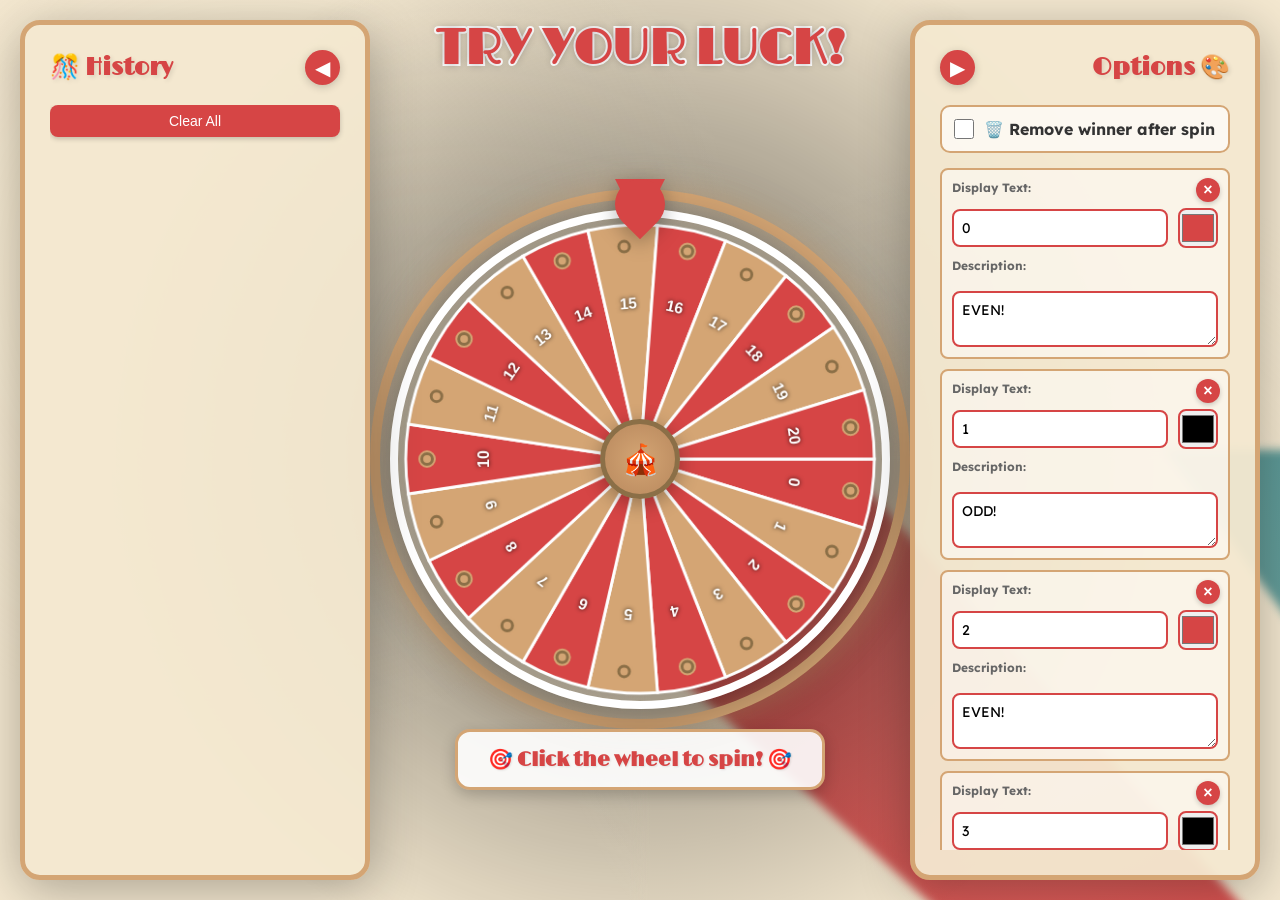
<file: oddsorevens/index.html>
<!DOCTYPE html>
<html lang="en">
<head>
    <meta charset="UTF-8">
    <meta name="viewport" content="width=device-width, initial-scale=1.0">
    <title>🎪 Circus Wheel Spinner</title>
    <link rel="preconnect" href="https://fonts.googleapis.com">
    <link rel="preconnect" href="https://fonts.gstatic.com" crossorigin>
    <link href="https://fonts.googleapis.com/css2?family=Lexend:wght@400;700&family=Limelight&display=swap" rel="stylesheet">
    <style>
        * {
            margin: 0;
            padding: 0;
            box-sizing: border-box;
        }

        html, body {
            overflow: hidden;
            width: 100%;
            height: 100%;
        }

        @keyframes rotateBackground {
            from { transform: translate(-50%, -50%) rotate(0deg); }
            to { transform: translate(-50%, -50%) rotate(360deg); }
        }

        .page-title {
            font-family: 'Limelight', cursive;
            font-size: 48px;
            color: #d64545;
            text-align: center;
            margin: 0;
            padding: 20px 0;
            position: fixed;
            top: 0;
            left: 0;
            right: 0;
            z-index: 10;
            text-shadow: 0 0 8px rgba(0, 0, 0, 0.3);
            pointer-events: none;
            text-transform: uppercase;
            -webkit-text-stroke: 4px #ffffff;
            paint-order: stroke fill;
        }

        body {
            font-family: 'Lexend', sans-serif;
            background: #f4e8d0;
            height: 100vh;
            display: flex;
            justify-content: center;
            align-items: center;
            padding: 0;
            position: relative;
            --bg-left: 50%;
            --bg-top: 50%;
            --title-height: 88px;
        }

        body::before {
            content: '';
            position: fixed;
            left: var(--bg-left);
            top: var(--bg-top);
            width: 300vmax;
            height: 300vmax;
            background: repeating-conic-gradient(
                from 0deg,
                #d64545 0deg 6deg,
                #f4e8d0 6deg 12deg,
                #4a8f8f 12deg 18deg,
                #f4e8d0 18deg 24deg,
                #d64545 24deg 30deg,
                #f4e8d0 30deg 36deg,
                #4a8f8f 36deg 42deg,
                #f4e8d0 42deg 48deg
            );
            animation: rotateBackground 200s linear infinite;
            z-index: 0;
            pointer-events: none;
            transform-origin: center center;
            transition: left 0.3s ease, top 0.3s ease;
            filter: blur(5px);
        }
        body::after {
            content: '';
            position: fixed;
            top: 0;
            left: 0;
            width: 100%;
            height: 100%;
            background: 
                radial-gradient(circle at center, rgba(0, 0, 0, 0.6) 0%, transparent 70%),
                radial-gradient(circle at 20% 30%, rgba(244, 232, 208, 0.3) 0%, transparent 40%),
                radial-gradient(circle at 80% 70%, rgba(244, 232, 208, 0.3) 0%, transparent 40%);
            z-index: 1;
            pointer-events: none;
        }

        .container {
            display: flex;
            width: 100%;
            align-items: stretch;
            position: relative;
            z-index: 2;
            height: 100%;
            padding: 20px;
            justify-content: space-between;
        }

        .wheel-section {
            flex: 0 0 auto;
            display: flex;
            flex-direction: column;
            align-items: center;
            justify-content: center;
            position: fixed;
            top: calc(50% + var(--title-height) / 2);
            left: 50%;
            transform: translate(-50%, calc(-50% - 35px));
            pointer-events: none;
        }

        .wheel-container {
            position: relative;
            width: 500px;
            height: 500px;
            transition: transform 0.3s ease;
            pointer-events: auto;
        }

        .wheel-decoration {
            position: absolute;
            width: 540px;
            height: 540px;
            left: -20px;
            top: -20px;
            border: 10px solid #d4a574;
            border-radius: 50%;
            box-shadow: 0 0 30px rgba(212, 165, 116, 0.5),
                        inset 0 0 30px rgba(212, 165, 116, 0.3);
            animation: glow 2s ease-in-out infinite alternate;
        }

        @keyframes glow {
            from { box-shadow: 0 0 30px rgba(212, 165, 116, 0.5), inset 0 0 30px rgba(212, 165, 116, 0.3); }
            to { box-shadow: 0 0 50px rgba(212, 165, 116, 0.8), inset 0 0 50px rgba(212, 165, 116, 0.5); }
        }

        .wheel {
            width: 500px;
            height: 500px;
            border-radius: 50%;
            position: relative;
            transition: transform 4s cubic-bezier(0.25, 0.1, 0.25, 1);
            cursor: pointer;
            box-shadow: 0 10px 50px rgba(0, 0, 0, 0.3);
            border: 8px solid #fff;
        }

        .wheel.spinning {
            transition: transform 4s cubic-bezier(0.17, 0.67, 0.12, 0.99);
        }

        .wheel-center {
            position: absolute;
            width: 80px;
            height: 80px;
            background: radial-gradient(circle, #d4a574, #b8885d);
            border-radius: 50%;
            top: 50%;
            left: 50%;
            transform: translate(-50%, -50%);
            z-index: 10;
            border: 5px solid #8b6f47;
            box-shadow: 0 5px 20px rgba(0, 0, 0, 0.3);
            display: flex;
            align-items: center;
            justify-content: center;
            font-size: 30px;
            cursor: pointer;
        }

        .pointer {
            position: absolute;
            top: -30px;
            left: 50%;
            transform: translateX(-50%);
            width: 0;
            height: 0;
            border-left: 25px solid transparent;
            border-right: 25px solid transparent;
            border-top: 50px solid #d64545;
            z-index: 11;
            filter: drop-shadow(0 5px 10px rgba(0, 0, 0, 0.3));
        }

        .pointer::after {
            content: '';
            position: absolute;
            top: -50px;
            left: -25px;
            width: 50px;
            height: 50px;
            background: #d64545;
            border-radius: 50% 50% 50% 0;
            transform: rotate(-45deg);
        }

        .panel {
            background: rgba(244, 232, 208, 0.95);
            border-radius: 20px;
            padding: 25px;
            width: 350px;
            min-width: 350px;
            max-width: 350px;
            box-shadow: 0 10px 50px rgba(0, 0, 0, 0.3);
            border: 5px solid #d4a574;
            transition: all 0.3s ease;
            position: relative;
            z-index: 2;
            align-self: stretch;
            overflow: hidden;
            display: flex;
            flex-direction: column;
            flex-shrink: 0;
        }

        @media (max-width: 1300px) {
            .panel {
                position: fixed;
                top: 20px;
                bottom: 20px;
                height: auto;
                z-index: 100;
            }

            .left-panel {
                left: 20px;
            }

            #panel {
                right: 20px;
            }

            .panel.collapsed {
                position: fixed;
                z-index: 100;
            }

            .left-panel.collapsed {
                left: 20px;
                top: 20px;
            }

            #panel.collapsed {
                right: 20px;
                top: 20px;
            }

            .container {
                justify-content: center;
            }
        }

        .panel.collapsed {
            width: 70px;
            height: 70px;
            padding: 0;
            overflow: visible;
            min-width: 70px;
            flex-shrink: 0;
            align-self: flex-start;
            margin-top: 0;
            display: flex;
            align-items: center;
            justify-content: center;
            cursor: pointer;
            border-radius: 50%;
        }

        .panel.collapsed .toggle-btn {
            display: none;
        }

        .panel.collapsed::after {
            content: '🎨';
            font-size: 32px;
            position: absolute;
        }

        .left-panel.collapsed::after {
            content: '🎊';
        }

        .left-panel {
            order: -1;
        }

        .left-panel .panel-header {
            flex-direction: row-reverse;
        }

        .left-panel.collapsed .toggle-btn {
            transform: none;
        }

        /* Right panel mirrored - button on left, title on right */
        #panel .panel-header {
            flex-direction: row;
        }

        #panel .panel-header h2 {
            text-align: right;
            order: 2;
        }

        #panel .panel-header .toggle-btn {
            order: 1;
        }

        .panel-header {
            display: flex;
            justify-content: space-between;
            align-items: center;
            margin-bottom: 20px;
        }

        .panel-header h2 {
            color: #d64545;
            font-size: 24px;
            text-shadow: 2px 2px 4px rgba(0, 0, 0, 0.1);
            font-family: 'Limelight', cursive;
        }

        .toggle-btn {
            background: #d64545;
            color: white;
            border: none;
            width: 35px;
            height: 35px;
            border-radius: 50%;
            cursor: pointer;
            font-size: 20px;
            transition: all 0.3s ease;
            box-shadow: 0 2px 8px rgba(0, 0, 0, 0.2);
            flex-shrink: 0;
            min-width: 35px;
            min-height: 35px;
        }

        .toggle-btn:hover {
            background: #b83838;
            transform: scale(1.1);
        }

        .panel-content {
            transition: opacity 0.3s ease;
            flex: 1;
            overflow-y: auto;
            min-height: 0;
            margin-right: -15px;
            padding-right: 15px;
        }

        /* Custom scrollbar styling */
        .panel-content::-webkit-scrollbar {
            width: 10px;
        }

        .panel-content::-webkit-scrollbar-track {
            background: rgba(212, 165, 116, 0.2);
            border-radius: 10px;
        }

        .panel-content::-webkit-scrollbar-thumb {
            background: #d4a574;
            border-radius: 10px;
            border: 2px solid rgba(244, 232, 208, 0.95);
        }

        .panel-content::-webkit-scrollbar-thumb:hover {
            background: #b8885d;
        }

        /* Firefox scrollbar styling */
        .panel-content {
            scrollbar-width: thin;
            scrollbar-color: #d4a574 rgba(212, 165, 116, 0.2);
        }

        .panel.collapsed .panel-content {
            display: none;
        }

        .panel.collapsed h2 {
            display: none;
        }

        .options-list {
            margin-bottom: 15px;
        }

        .option-item {
            display: flex;
            gap: 10px;
            margin-bottom: 10px;
            align-items: flex-start;
            flex-direction: column;
            background: rgba(255, 255, 255, 0.5);
            padding: 10px;
            border-radius: 8px;
            border: 2px solid #d4a574;
            transition: all 0.3s ease;
            position: relative;
        }

        .option-item.inactive {
            background: rgba(150, 150, 150, 0.3);
            opacity: 0.6;
        }

        .option-item-row {
            display: flex;
            gap: 10px;
            width: 100%;
            align-items: center;
        }

        .option-item input[type="text"],
        .option-item textarea {
            flex: 1;
            padding: 8px;
            border: 2px solid #d64545;
            border-radius: 8px;
            font-size: 14px;
            background: white;
            font-family: inherit;
        }

        .option-item.inactive input[type="text"],
        .option-item.inactive textarea {
            background: #f0f0f0;
        }

        .option-item textarea {
            width: 100%;
            min-height: 50px;
            resize: vertical;
            margin-top: 5px;
        }

        .option-item input[type="color"] {
            width: 40px;
            height: 40px;
            border: 2px solid #d64545;
            border-radius: 8px;
            cursor: pointer;
        }

        .delete-btn {
            background: #d64545;
            color: white;
            border: none;
            width: 30px;
            height: 30px;
            border-radius: 50%;
            cursor: pointer;
            font-size: 18px;
            box-shadow: 0 2px 5px rgba(0, 0, 0, 0.2);
            transition: all 0.2s ease;
            display: flex;
            align-items: center;
            justify-content: center;
            line-height: 1;
            padding: 0;
        }

        .delete-btn:hover {
            background: #b83838;
            transform: scale(1.1);
        }

        .delete-btn-circle {
            background: #d64545;
            color: white;
            border: none;
            width: 24px;
            height: 24px;
            border-radius: 50%;
            cursor: pointer;
            font-size: 16px;
            font-weight: bold;
            box-shadow: 0 2px 5px rgba(0, 0, 0, 0.2);
            transition: all 0.2s ease;
            display: flex;
            align-items: center;
            justify-content: center;
            line-height: 1;
            padding: 0;
            position: absolute;
            top: 8px;
            right: 8px;
        }

        .delete-btn-circle:hover {
            background: #b83838;
            transform: scale(1.1);
        }

        .restore-btn {
            background: #4a8f8f;
            color: white;
            border: none;
            padding: 6px 12px;
            border-radius: 6px;
            cursor: pointer;
            font-size: 12px;
            font-weight: bold;
            box-shadow: 0 2px 5px rgba(0, 0, 0, 0.2);
        }

        .restore-btn:hover {
            background: #3a7373;
        }

        .btn {
            background: #d64545;
            color: white;
            border: none;
            padding: 12px 20px;
            border-radius: 10px;
            cursor: pointer;
            font-size: 16px;
            font-weight: bold;
            transition: all 0.3s ease;
            width: 100%;
            margin-bottom: 10px;
            box-shadow: 0 4px 10px rgba(0, 0, 0, 0.2);
        }

        .btn:hover {
            background: #b83838;
            transform: translateY(-2px);
            box-shadow: 0 6px 15px rgba(0, 0, 0, 0.3);
        }

        .textarea-input {
            width: 100%;
            min-height: 100px;
            padding: 10px;
            border: 2px solid #d64545;
            border-radius: 8px;
            font-family: monospace;
            font-size: 12px;
            margin-bottom: 10px;
            resize: vertical;
            background: white;
        }

        .modal {
            display: none;
            position: fixed;
            top: 0;
            left: 0;
            width: 100%;
            height: 100%;
            background: rgba(0, 0, 0, 0.7);
            z-index: 1000;
            justify-content: center;
            align-items: center;
        }

        .modal.show {
            display: flex;
        }

        .modal-content {
            background: #f4e8d0;
            padding: 40px;
            border-radius: 20px;
            text-align: center;
            max-width: 500px;
            border: 5px solid #d4a574;
            animation: modalPop 0.5s ease;
            box-shadow: 0 10px 50px rgba(0, 0, 0, 0.5);
        }

        @keyframes modalPop {
            0% { transform: scale(0); }
            50% { transform: scale(1.1); }
            100% { transform: scale(1); }
        }

        .modal-content h2 {
            color: #d64545;
            font-size: 32px;
            margin-bottom: 20px;
            text-shadow: 2px 2px 4px rgba(0, 0, 0, 0.1);
        }

        .modal-content .result {
            font-size: 28px;
            font-weight: bold;
            margin: 20px 0;
            padding: 20px;
            background: white;
            color: #333;
            border-radius: 15px;
            border: 3px solid #d4a574;
            box-shadow: inset 0 2px 10px rgba(0, 0, 0, 0.1);
        }

        .modal-content .description {
            font-size: 16px;
            margin: 15px 0;
            padding: 15px;
            background: rgba(255, 255, 255, 0.7);
            border-radius: 10px;
            color: #555;
            font-style: italic;
            border: 2px solid #d4a574;
        }

        .close-modal-btn {
            background: #d64545;
            color: white;
            border: none;
            padding: 15px 30px;
            border-radius: 10px;
            cursor: pointer;
            font-size: 18px;
            font-weight: bold;
            box-shadow: 0 4px 10px rgba(0, 0, 0, 0.2);
        }

        .close-modal-btn:hover {
            background: #b83838;
        }

        .history-header {
            margin-bottom: 15px;
        }

        .history-header h3 {
            color: #d64545;
            font-size: 20px;
            text-shadow: 1px 1px 2px rgba(0, 0, 0, 0.1);
            font-family: 'Limelight', cursive;
        }

        .history-toggle {
            background: #4a8f8f;
            color: white;
            border: none;
            padding: 8px 15px;
            border-radius: 8px;
            cursor: pointer;
            font-size: 14px;
            box-shadow: 0 2px 5px rgba(0, 0, 0, 0.2);
        }

        .history-toggle:hover {
            background: #3a7373;
        }

        .history-list {
            overflow-y: visible;
        }

        .history-list.show {
            display: block;
        }

        .history-item {
            padding: 12px;
            margin-bottom: 8px;
            background: white;
            border-radius: 8px;
            border-left: 4px solid #d64545;
            box-shadow: 0 2px 5px rgba(0, 0, 0, 0.1);
            cursor: pointer;
            transition: all 0.2s ease;
        }

        .history-item:hover {
            transform: translateX(5px);
            box-shadow: 0 3px 8px rgba(0, 0, 0, 0.2);
        }

        .history-item-text {
            font-weight: bold;
            color: #333;
            margin-bottom: 3px;
        }

        .history-item-time {
            font-size: 12px;
            color: #666;
        }

        .confetti {
            position: fixed;
            width: 15px;
            height: 15px;
            pointer-events: none;
            z-index: 999;
            border-radius: 3px;
        }

        @keyframes confettiExplode {
            0% {
                transform: translate(0, 0) rotate(0deg) scale(1);
                opacity: 1;
            }
            100% {
                /* Ease-out to 0 velocity - no gravity, just deceleration */
                transform: translate(var(--end-x), var(--end-y)) rotate(720deg) scale(0.5);
                opacity: 0;
            }
        }

        .spin-instruction {
            background: rgba(255, 255, 255, 0.9);
            padding: 15px 30px;
            border-radius: 15px;
            font-size: 20px;
            color: #d64545;
            font-weight: bold;
            border: 3px solid #d4a574;
            animation: pulse 2s ease-in-out infinite;
            box-shadow: 0 5px 15px rgba(0, 0, 0, 0.2);
            text-shadow: 1px 1px 2px rgba(0, 0, 0, 0.1);
            position: absolute;
            z-index: 2;
            top: 100%;
            left: 50%;
            margin-top: 20px;
            white-space: nowrap;
            transform: translateX(-50%) translateY(0);
            font-family: 'Limelight', cursive;
            pointer-events: auto;
        }

        @keyframes pulse {
            0%, 100% { transform: translateX(-50%) scale(1); }
            50% { transform: translateX(-50%) scale(1.05); }
        }

        .label-text {
            font-size: 12px;
            color: #666;
            margin-bottom: 3px;
            font-weight: bold;
        }

        /* Range slider styling */
        input[type="range"] {
            -webkit-appearance: none;
            appearance: none;
            height: 8px;
            background: linear-gradient(to right, #d4a574 0%, #d64545 100%);
            border-radius: 5px;
            outline: none;
        }

        input[type="range"]::-webkit-slider-thumb {
            -webkit-appearance: none;
            appearance: none;
            width: 20px;
            height: 20px;
            background: #d64545;
            border: 3px solid #d4a574;
            border-radius: 50%;
            cursor: pointer;
            box-shadow: 0 2px 5px rgba(0, 0, 0, 0.3);
        }

        input[type="range"]::-webkit-slider-thumb:hover {
            background: #b83838;
            transform: scale(1.1);
        }

        input[type="range"]::-moz-range-thumb {
            width: 20px;
            height: 20px;
            background: #d64545;
            border: 3px solid #d4a574;
            border-radius: 50%;
            cursor: pointer;
            box-shadow: 0 2px 5px rgba(0, 0, 0, 0.3);
        }

        input[type="range"]::-moz-range-thumb:hover {
            background: #b83838;
        }
    </style>
</head>
<body>
    <h1 class="page-title" id="pageTitle">Try Your Luck!</h1>

    <div class="container">
        <div class="panel left-panel" id="historyPanel" onclick="if(this.classList.contains('collapsed')) toggleHistoryPanel()">
            <div class="panel-header">
                <button class="toggle-btn" onclick="event.stopPropagation(); toggleHistoryPanel()">◀</button>
                <h2>🎊 History</h2>
            </div>
            <div class="panel-content">
                <button class="history-toggle" onclick="clearHistory()" style="background: #d64545; width: 100%; margin-bottom: 15px;">Clear All</button>
                <div class="history-list show" id="historyList"></div>
            </div>
        </div>

        <div class="wheel-section">
            <div class="wheel-container">
                <div class="wheel-decoration"></div>
                <div class="pointer"></div>
                <canvas id="wheelCanvas" width="500" height="500" class="wheel"></canvas>
                <div class="wheel-center">🎪</div>
                <div class="spin-instruction">🎯 Click the wheel to spin! 🎯</div>
            </div>
        </div>

        <div class="panel" id="panel" onclick="if(this.classList.contains('collapsed')) togglePanel()">
            <div class="panel-header">
                <h2>Options 🎨</h2>
                <button class="toggle-btn" onclick="event.stopPropagation(); togglePanel()">▶</button>
            </div>
            <div class="panel-content">
                <div style="background: rgba(255, 255, 255, 0.7); padding: 12px; border-radius: 10px; margin-bottom: 15px; border: 2px solid #d4a574;" id="toggleContainer">
                    <label style="display: flex; align-items: center; gap: 10px; cursor: pointer; color: #333; font-weight: bold;">
                        <input type="checkbox" id="removeWinnerToggle" onchange="updateToggleStyle()" style="width: 20px; height: 20px; cursor: pointer;">
                        <span>🗑️ Remove winner after spin</span>
                    </label>
                </div>
                <div class="options-list" id="optionsList"></div>
                <button class="btn" onclick="addOption()">➕ Add Option</button>
                <button class="btn" onclick="refreshWheel()" style="background: #8b6f47;">🔄 Refresh Wheel</button>
                
                <hr style="margin: 20px 0; border: 1px solid #ddd;">
                
                <h3 style="color: #d64545; margin-bottom: 10px; font-family: 'Limelight', cursive;">📝 Title</h3>
                <input type="text" id="titleInput" value="Prize Wheel" 
                       oninput="updateTitle(this.value)" 
                       style="width: 100%; padding: 10px; border: 2px solid #d64545; border-radius: 8px; font-size: 16px; margin-bottom: 10px;">
                
                <hr style="margin: 20px 0; border: 1px solid #ddd;">
                
                <h3 style="color: #d64545; margin-bottom: 10px; font-family: 'Limelight', cursive;">🎯 Wheel Scale</h3>
                <div style="display: flex; align-items: center; gap: 10px; margin-bottom: 10px;">
                    <input type="range" id="wheelScale" min="0.5" max="1.5" step="0.05" value="1.3" 
                           style="flex: 1; cursor: pointer;" oninput="updateWheelScale(this.value)">
                    <span id="scaleValue" style="font-weight: bold; color: #d64545; min-width: 45px;">100%</span>
                </div>
                
                <hr style="margin: 20px 0; border: 1px solid #ddd;">
                
                <h3 style="color: #d64545; margin-bottom: 10px; font-family: 'Limelight', cursive;">📋 Bulk Import</h3>
                <textarea class="textarea-input" id="bulkInput" placeholder="Paste options here (one per line):
Display Text|#HEX|Description
Prize 1|#d64545|A wonderful first prize!
Prize 2|#4a8f8f|An amazing second prize!"></textarea>
                <button class="btn" onclick="importOptions()">📥 Import</button>
                
                <button class="btn" onclick="copyOptions()" style="background: #4a8f8f;">📄 Copy All Options</button>
                
                <hr style="margin: 20px 0; border: 1px solid #ddd;">
                
                <h3 style="color: #d64545; margin-bottom: 10px; font-family: 'Limelight', cursive;">🎪 Other Wheels</h3>
                <a href="../prizewheel/" class="btn" style="display: block; text-align: center; text-decoration: none; margin-bottom: 10px;">🎁 Prize Wheel</a>
                <a href="../punishmentwheel/" class="btn" style="display: block; text-align: center; text-decoration: none; margin-bottom: 10px;">⚡ Punishment Wheel</a>
                <a href="../challengewheel/" class="btn" style="display: block; text-align: center; text-decoration: none;">🏆 Challenge Wheel</a>
            </div>
        </div>
    </div>

    <div class="modal" id="resultModal">
        <div class="modal-content">
            <h2>🎉 Winner! 🎉</h2>
            <div class="result" id="resultText"></div>
            <div class="description" id="resultDescription"></div>
            <button class="close-modal-btn" onclick="closeModal()">Close</button>
        </div>
    </div>
<!-- ================================================= OPTIONS========================================================================== -->
    <script>
        let options = [
            { text: '0', description: 'EVEN!', color: '#d64545', disabled: false },
            { text: '1', description: 'ODD!', color: '##d64545', disabled: false },
            { text: '2', description: 'EVEN!', color: '#d64545', disabled: false },
            { text: '3', description: 'ODD!', color: '##d64545', disabled: false },
            { text: '4', description: 'EVEN!', color: '#d64545', disabled: false },
            { text: '5', description: 'ODD!', color: '##d64545', disabled: false },
            { text: '6', description: 'EVEN!', color: '#d64545', disabled: false },
            { text: '7', description: 'ODD!', color: '##d64545', disabled: false },
            { text: '8', description: 'EVEN!', color: '#d64545', disabled: false },
            { text: '9', description: 'ODD!', color: '##d64545', disabled: false },
            { text: '10', description: 'EVEN!', color: '#d64545', disabled: false },
            { text: '11', description: 'ODD!', color: '##d64545', disabled: false },
            { text: '12', description: 'EVEN!', color: '#d64545', disabled: false },
            { text: '13', description: 'ODD!', color: '##d64545', disabled: false },
            { text: '14', description: 'EVEN!', color: '#d64545', disabled: false },
            { text: '15', description: 'ODD!', color: '##d64545', disabled: false },
            { text: '16', description: 'EVEN!', color: '#d64545', disabled: false },
            { text: '17', description: 'ODD!', color: '##d64545', disabled: false },
            { text: '18', description: 'EVEN!', color: '#d64545', disabled: false },
            { text: '19', description: 'ODD!', color: '##d64545', disabled: false },
            { text: '20', description: 'EVEN!', color: '#d64545', disabled: false }
        ];

        let isSpinning = false;
        let history = [];
        let currentWinner = null; // Store the current winner for delayed removal
        const canvas = document.getElementById('wheelCanvas');
        const ctx = canvas.getContext('2d');
        let currentRotation = 0;
        
        // Audio context for tick sounds
        const AudioContext = window.AudioContext || window.webkitAudioContext;
        const audioContext = new AudioContext();
        
        function playTick() {
            const oscillator = audioContext.createOscillator();
            const gainNode = audioContext.createGain();
            
            oscillator.connect(gainNode);
            gainNode.connect(audioContext.destination);
            
            oscillator.frequency.value = 800;
            oscillator.type = 'square';
            
            gainNode.gain.setValueAtTime(0.3, audioContext.currentTime);
            gainNode.gain.exponentialRampToValueAtTime(0.01, audioContext.currentTime + 0.1);
            
            oscillator.start(audioContext.currentTime);
            oscillator.stop(audioContext.currentTime + 0.1);
        }

        function drawWheel() {
            ctx.save();
            ctx.clearRect(0, 0, canvas.width, canvas.height);
            
            const enabledOptions = options.filter(o => !o.disabled);
            
            if (enabledOptions.length === 0) {
                ctx.fillStyle = '#f4e8d0';
                ctx.beginPath();
                ctx.arc(250, 250, 242, 0, Math.PI * 2);
                ctx.fill();
                ctx.fillStyle = '#d64545';
                ctx.font = 'bold 20px Arial';
                ctx.textAlign = 'center';
                ctx.fillText('No active options!', 250, 240);
                ctx.font = '16px Arial';
                ctx.fillText('Add options or refresh wheel', 250, 265);
                ctx.restore();
                return;
            }

            ctx.translate(250, 250);
            ctx.rotate(currentRotation);
            ctx.translate(-250, -250);

            const arc = (Math.PI * 2) / enabledOptions.length;
            
            enabledOptions.forEach((option, index) => {
                const angle = index * arc;
                
                // Draw segment
                ctx.beginPath();
                ctx.fillStyle = option.color;
                ctx.moveTo(250, 250);
                ctx.arc(250, 250, 242, angle, angle + arc);
                ctx.lineTo(250, 250);
                ctx.fill();
                
                // Segment border
                ctx.strokeStyle = '#fff';
                ctx.lineWidth = 3;
                ctx.stroke();
                
                // Draw text
                ctx.save();
                ctx.fillStyle = '#fff';
                ctx.font = 'bold 16px Lexend, Arial, sans-serif';
                ctx.textAlign = 'center';
                ctx.textBaseline = 'middle';
                
                // Add soft shadow for text (no offset - creates glow effect)
                ctx.shadowColor = 'rgba(0, 0, 0, 0.8)';
                ctx.shadowBlur = 4;
                ctx.shadowOffsetX = 0;
                ctx.shadowOffsetY = 0;
                
                const textAngle = angle + arc / 2;
                const textRadius = 160;
                const x = 250 + Math.cos(textAngle) * textRadius;
                const y = 250 + Math.sin(textAngle) * textRadius;
                
                ctx.translate(x, y);
                ctx.rotate(textAngle + Math.PI / 2);
                
                // Wrap text to multiple lines
                const maxWidth = 140; // Maximum width for text
                const words = option.text.split(' ');
                const lines = [];
                let currentLine = words[0];
                
                for (let i = 1; i < words.length; i++) {
                    const testLine = currentLine + ' ' + words[i];
                    const metrics = ctx.measureText(testLine);
                    if (metrics.width > maxWidth) {
                        lines.push(currentLine);
                        currentLine = words[i];
                    } else {
                        currentLine = testLine;
                    }
                }
                lines.push(currentLine);
                
                // Draw each line with appropriate spacing
                const lineHeight = 18;
                const totalHeight = lines.length * lineHeight;
                const startY = -(totalHeight / 2) + (lineHeight / 2);
                
                lines.forEach((line, i) => {
                    const yPos = startY + (i * lineHeight);
                    ctx.fillText(line, 0, yPos);
                });
                
                ctx.restore();
                
                // Draw pin/circle
                const pinAngle = angle + arc / 2;
                const pinRadius = 220;
                const pinX = 250 + Math.cos(pinAngle) * pinRadius;
                const pinY = 250 + Math.sin(pinAngle) * pinRadius;
                
                ctx.beginPath();
                ctx.arc(pinX, pinY, 8, 0, Math.PI * 2);
                ctx.fillStyle = '#8b6f47';
                ctx.fill();
                ctx.strokeStyle = '#d4a574';
                ctx.lineWidth = 2;
                ctx.stroke();
                
                // Inner circle on pin
                ctx.beginPath();
                ctx.arc(pinX, pinY, 4, 0, Math.PI * 2);
                ctx.fillStyle = '#d4a574';
                ctx.fill();
            });
            
            ctx.restore();
        }

        function renderOptions() {
            const list = document.getElementById('optionsList');
            list.innerHTML = '';
            
            options.forEach((option, index) => {
                const div = document.createElement('div');
                div.className = 'option-item' + (option.disabled ? ' inactive' : '');
                
                const restoreButton = option.disabled ? `<button class="restore-btn" onclick="restoreOption(${index})">↩️ Restore</button>` : '';
                const statusLabel = option.disabled ? '<div style="color: #888; font-size: 11px; font-weight: bold;">REMOVED FROM WHEEL</div>' : '';
                
                div.innerHTML = `
                    <button class="delete-btn-circle" onclick="deleteOption(${index})">×</button>
                    ${statusLabel}
                    <div class="label-text">Display Text:</div>
                    <div class="option-item-row">
                        <input type="text" value="${option.text}" onchange="updateOption(${index}, this.value, null, null)" ${option.disabled ? 'disabled' : ''}>
                        <input type="color" value="${option.color}" onchange="updateOption(${index}, null, this.value, null)" ${option.disabled ? 'disabled' : ''}>
                        ${restoreButton}
                    </div>
                    <div class="label-text">Description:</div>
                    <textarea onchange="updateOption(${index}, null, null, this.value)" ${option.disabled ? 'disabled' : ''}>${option.description || ''}</textarea>
                `;
                list.appendChild(div);
            });
            
            drawWheel();
        }

        function addOption() {
            options.push({ 
                text: `Prize ${options.length + 1}`,
                description: 'Enter a description for this prize...',
                color: '#' + Math.floor(Math.random()*16777215).toString(16),
                disabled: false
            });
            renderOptions();
        }

        function restoreOption(index) {
            options[index].disabled = false;
            renderOptions();
        }

        function refreshWheel() {
            options.forEach(option => option.disabled = false);
            renderOptions();
        }

        function updateToggleStyle() {
            const toggle = document.getElementById('removeWinnerToggle');
            const container = document.getElementById('toggleContainer');
            
            if (toggle.checked) {
                container.style.background = 'rgba(214, 69, 69, 0.2)';
                container.style.borderColor = '#d64545';
                container.style.borderWidth = '3px';
            } else {
                container.style.background = 'rgba(255, 255, 255, 0.7)';
                container.style.borderColor = '#d4a574';
                container.style.borderWidth = '2px';
            }
        }

        function updateWheelScale(value) {
            const wheelContainer = document.querySelector('.wheel-container');
            const wheelSection = document.querySelector('.wheel-section');
            const scaleDisplay = document.getElementById('scaleValue');
            const canvas = document.getElementById('wheelCanvas');
            
            // Update scale
            wheelContainer.style.transform = `scale(${value})`;
            
            // Update canvas resolution for crisp rendering at any scale
            // Use device pixel ratio and scale factor for high quality
            const dpr = window.devicePixelRatio || 1;
            const scaleFactor = value * dpr;
            
            canvas.width = 500 * scaleFactor;
            canvas.height = 500 * scaleFactor;
            
            // Scale context to match
            ctx.scale(scaleFactor, scaleFactor);
            
            // Redraw with new resolution
            drawWheel();
            
            // Update display percentage
            scaleDisplay.textContent = Math.round(value * 100) + '%';
            
            // Update background position after scale change
            setTimeout(updateBackgroundPosition, 50);
        }

        function updateTitle(value) {
            document.getElementById('pageTitle').textContent = value || 'Prize Wheel';
        }

        function updateOption(index, text, color, description) {
            if (text !== null) options[index].text = text;
            if (color !== null) options[index].color = color;
            if (description !== null) options[index].description = description;
            drawWheel();
        }

        function deleteOption(index) {
            options.splice(index, 1);
            renderOptions();
        }

        function togglePanel() {
            const panel = document.getElementById('panel');
            const historyPanel = document.getElementById('historyPanel');
            const isCurrentlyCollapsed = panel.classList.contains('collapsed');
            
            // Calculate if panels would overlap: 2 panels (350px each) + wheel (500px) + gaps (60px margins) + padding (40px) = 1300px
            // But panels overlay at 1300px, so they only truly overlap when screen is narrower than both panels combined
            const panelsWouldOverlap = window.innerWidth < 800; // 2 * 350px + some margin
            
            // On very narrow screens where panels overlap, collapse the other panel when opening this one
            if (isCurrentlyCollapsed && panelsWouldOverlap) {
                if (!historyPanel.classList.contains('collapsed')) {
                    historyPanel.classList.add('collapsed');
                }
            }
            
            panel.classList.toggle('collapsed');
            const btn = panel.querySelector('.toggle-btn');
            btn.textContent = panel.classList.contains('collapsed') ? '◀' : '▶';
            setTimeout(updateBackgroundPosition, 350);
        }

        function copyOptions() {
            const text = options.map(o => {
                const desc = o.description || '';
                return `${o.text}|${o.color}|${desc}`;
            }).join('\n');
            
            // Fallback method using textarea
            const textarea = document.createElement('textarea');
            textarea.value = text;
            textarea.style.position = 'fixed';
            textarea.style.left = '-9999px';
            document.body.appendChild(textarea);
            textarea.select();
            
            try {
                const successful = document.execCommand('copy');
                if (successful) {
                    alert('✅ Options copied to clipboard!');
                } else {
                    alert('❌ Failed to copy. Please try manually selecting the text.');
                }
            } catch (err) {
                console.error('Failed to copy:', err);
                alert('❌ Failed to copy. Please try manually selecting the text.');
            } finally {
                document.body.removeChild(textarea);
            }
        }

        function importOptions() {
            const input = document.getElementById('bulkInput').value.trim();
            if (!input) return;
            
            const lines = input.split('\n');
            const newOptions = [];
            
            lines.forEach(line => {
                const parts = line.split('|');
                if (parts.length >= 1 && parts[0].trim()) {
                    newOptions.push({
                        text: parts[0].trim(),
                        color: parts.length >= 2 && parts[1].trim() ? parts[1].trim() : '#' + Math.floor(Math.random()*16777215).toString(16),
                        description: parts.length >= 3 ? parts[2].trim() : '',
                        disabled: false
                    });
                }
            });
            
            if (newOptions.length > 0) {
                options = newOptions;
                renderOptions();
                document.getElementById('bulkInput').value = '';
            }
        }

        function spinWheel() {
            const enabledOptions = options.filter(o => !o.disabled);
            if (isSpinning || enabledOptions.length === 0) return;
            
            // Resume audio context on user interaction
            if (audioContext.state === 'suspended') {
                audioContext.resume();
            }
            
            isSpinning = true;
            canvas.style.pointerEvents = 'none';
            
            const spins = 5 + Math.random() * 3;
            const randomAngle = Math.random() * Math.PI * 2;
            const targetRotation = currentRotation + (spins * Math.PI * 2) + randomAngle;
            
            const startTime = Date.now();
            const duration = 4000;
            const startRotation = currentRotation;
            
            let lastPinIndex = -1;
            
            function animate() {
                const elapsed = Date.now() - startTime;
                const progress = Math.min(elapsed / duration, 1);
                
                // Easing function for deceleration
                const eased = 1 - Math.pow(1 - progress, 3);
                currentRotation = startRotation + (targetRotation - startRotation) * eased;
                
                drawWheel();
                
                // Check for pin passing
                const enabledOptions = options.filter(o => !o.disabled);
                const arc = (Math.PI * 2) / enabledOptions.length;
                const normalizedRotation = (currentRotation % (Math.PI * 2) + Math.PI * 2) % (Math.PI * 2);
                const currentPinIndex = Math.floor(normalizedRotation / arc);
                
                if (currentPinIndex !== lastPinIndex && progress < 0.95) {
                    playTick();
                    lastPinIndex = currentPinIndex;
                }
                
                if (progress < 1) {
                    requestAnimationFrame(animate);
                } else {
                    // Get enabled options for winner calculation
                    const enabledOptions = options.filter(o => !o.disabled);
                    
                    // Determine winner - the segment at the top (where the pointer is)
                    const arc = (Math.PI * 2) / enabledOptions.length;
                    
                    // Normalize the rotation to 0-2π
                    let normalizedRotation = currentRotation % (Math.PI * 2);
                    if (normalizedRotation < 0) normalizedRotation += Math.PI * 2;
                    
                    // The pointer is at the top (270° or 3π/2 in our coordinate system)
                    const pointerAngle = Math.PI * 1.5; // Top of wheel (270°)
                    
                    // Find which segment's range includes the pointer position
                    let angleAtPointer = (pointerAngle - normalizedRotation) % (Math.PI * 2);
                    if (angleAtPointer < 0) angleAtPointer += Math.PI * 2;
                    
                    // Find which segment this angle falls into
                    const selectedIndex = Math.floor(angleAtPointer / arc) % enabledOptions.length;
                    const winner = enabledOptions[selectedIndex];
                    
                    // Store winner for potential removal when modal closes
                    currentWinner = winner;
                    
                    showResult(winner);
                    createConfetti();
                    addToHistory(winner);
                    
                    isSpinning = false;
                    canvas.style.pointerEvents = 'auto';
                }
            }
            
            animate();
        }

        function showResult(winner) {
            document.getElementById('resultText').textContent = winner.text;
            document.getElementById('resultText').style.borderColor = winner.color;
            const descriptionEl = document.getElementById('resultDescription');
            if (winner.description) {
                descriptionEl.textContent = winner.description;
                descriptionEl.style.display = 'block';
            } else {
                descriptionEl.style.display = 'none';
            }
            document.getElementById('resultModal').classList.add('show');
        }

        function closeModal() {
            document.getElementById('resultModal').classList.remove('show');
            
            // Check if we should remove the winner now that modal is closed
            const removeWinnerToggle = document.getElementById('removeWinnerToggle');
            
            if (removeWinnerToggle && removeWinnerToggle.checked && currentWinner) {
                // Find the winner in the full options array and mark as disabled
                const fullIndex = options.findIndex(opt => 
                    opt.text === currentWinner.text && 
                    opt.color === currentWinner.color && 
                    opt.description === currentWinner.description
                );
                
                if (fullIndex !== -1) {
                    options[fullIndex].disabled = true;
                    
                    // Re-render the options list
                    renderOptions();
                }
            }
            
            // Clear current winner
            currentWinner = null;
        }

        function createConfetti() {
            const colors = [
                '#d64545', '#4a8f8f', '#d4a574', '#f4e8d0', '#8b6f47', '#b83838',
                '#ff6b9d', '#ffd93d', '#6bcf7f', '#4d96ff', '#c44dff', '#ff5722',
                '#00bcd4', '#ffeb3b', '#e91e63', '#9c27b0', '#ff9800', '#4caf50'
            ];
            
            for (let i = 0; i < 100; i++) {
                setTimeout(() => {
                    const confetti = document.createElement('div');
                    confetti.className = 'confetti';
                    
                    // Start from center of screen
                    const centerX = window.innerWidth / 2;
                    const centerY = window.innerHeight / 2;
                    
                    // Random angle in all directions (0 to 360 degrees)
                    const angle = Math.random() * Math.PI * 2;
                    const velocity = 1100; // Fixed velocity in all directions
                    
                    // Calculate end positions
                    const endX = Math.cos(angle) * velocity;
                    const endY = Math.sin(angle) * velocity;
                    
                    confetti.style.left = centerX + 'px';
                    confetti.style.top = centerY + 'px';
                    confetti.style.background = colors[Math.floor(Math.random() * colors.length)];
                    
                    // Set CSS custom properties for animation
                    confetti.style.setProperty('--end-x', endX + 'px');
                    confetti.style.setProperty('--end-y', endY + 'px');
                    
                    // Ease-out animation - starts fast at 1100px, gradually slows to 0
                    confetti.style.animation = `confettiExplode ${1.5 + Math.random() * 1}s ease-out forwards`;
                    confetti.style.animationDelay = Math.random() * 0.1 + 's';
                    document.body.appendChild(confetti);
                    
                    setTimeout(() => confetti.remove(), 4000);
                }, i * 8);
            }
        }

        function addToHistory(winner) {
            const time = new Date().toLocaleTimeString();
            history.unshift({ text: winner.text, color: winner.color, description: winner.description, time });
            updateHistoryDisplay();
        }

        function updateHistoryDisplay() {
            const list = document.getElementById('historyList');
            list.innerHTML = history.map((item, index) => `
                <div class="history-item" style="border-left-color: ${item.color}" onclick="showHistoryItem(${index})">
                    <div class="history-item-text">${item.text}</div>
                    <div class="history-item-time">${item.time}</div>
                </div>
            `).join('');
        }

        function showHistoryItem(index) {
            const item = history[index];
            showResult(item);
        }

        function toggleHistoryPanel() {
            const panel = document.getElementById('panel');
            const historyPanel = document.getElementById('historyPanel');
            const isCurrentlyCollapsed = historyPanel.classList.contains('collapsed');
            
            // Calculate if panels would overlap
            const panelsWouldOverlap = window.innerWidth < 800; // 2 * 350px + some margin
            
            // On very narrow screens where panels overlap, collapse the other panel when opening this one
            if (isCurrentlyCollapsed && panelsWouldOverlap) {
                if (!panel.classList.contains('collapsed')) {
                    panel.classList.add('collapsed');
                }
            }
            
            historyPanel.classList.toggle('collapsed');
            const btn = historyPanel.querySelector('.toggle-btn');
            btn.textContent = historyPanel.classList.contains('collapsed') ? '▶' : '◀';
            setTimeout(updateBackgroundPosition, 350);
        }

        function clearHistory() {
            history = [];
            updateHistoryDisplay();
        }

        canvas.addEventListener('click', spinWheel);
        document.querySelector('.wheel-center').addEventListener('click', spinWheel);

        // Function to center background on wheel
        function updateBackgroundPosition() {
            const wheelContainer = document.querySelector('.wheel-container');
            const rect = wheelContainer.getBoundingClientRect();
            const centerX = rect.left + rect.width / 2;
            const centerY = rect.top + rect.height / 2;
            
            document.documentElement.style.setProperty('--bg-left', centerX + 'px');
            document.documentElement.style.setProperty('--bg-top', centerY + 'px');
        }

        // Update background position on load and resize
        window.addEventListener('load', updateBackgroundPosition);
        window.addEventListener('resize', updateBackgroundPosition);
        
        // Handle window resize to prioritize options panel on narrow screens
        window.addEventListener('resize', () => {
            const panel = document.getElementById('panel');
            const historyPanel = document.getElementById('historyPanel');
            
            // If panels would overlap and both panels are open, collapse history panel
            const panelsWouldOverlap = window.innerWidth < 800;
            if (panelsWouldOverlap) {
                if (!panel.classList.contains('collapsed') && !historyPanel.classList.contains('collapsed')) {
                    historyPanel.classList.add('collapsed');
                }
            }
        });
        
        // Call immediately
        updateBackgroundPosition();

        // Initialize canvas with high resolution
        const dpr = window.devicePixelRatio || 1;
        canvas.width = 500 * dpr;
        canvas.height = 500 * dpr;
        ctx.scale(dpr, dpr);

        renderOptions();
    </script>
</body>
</html>
</file>
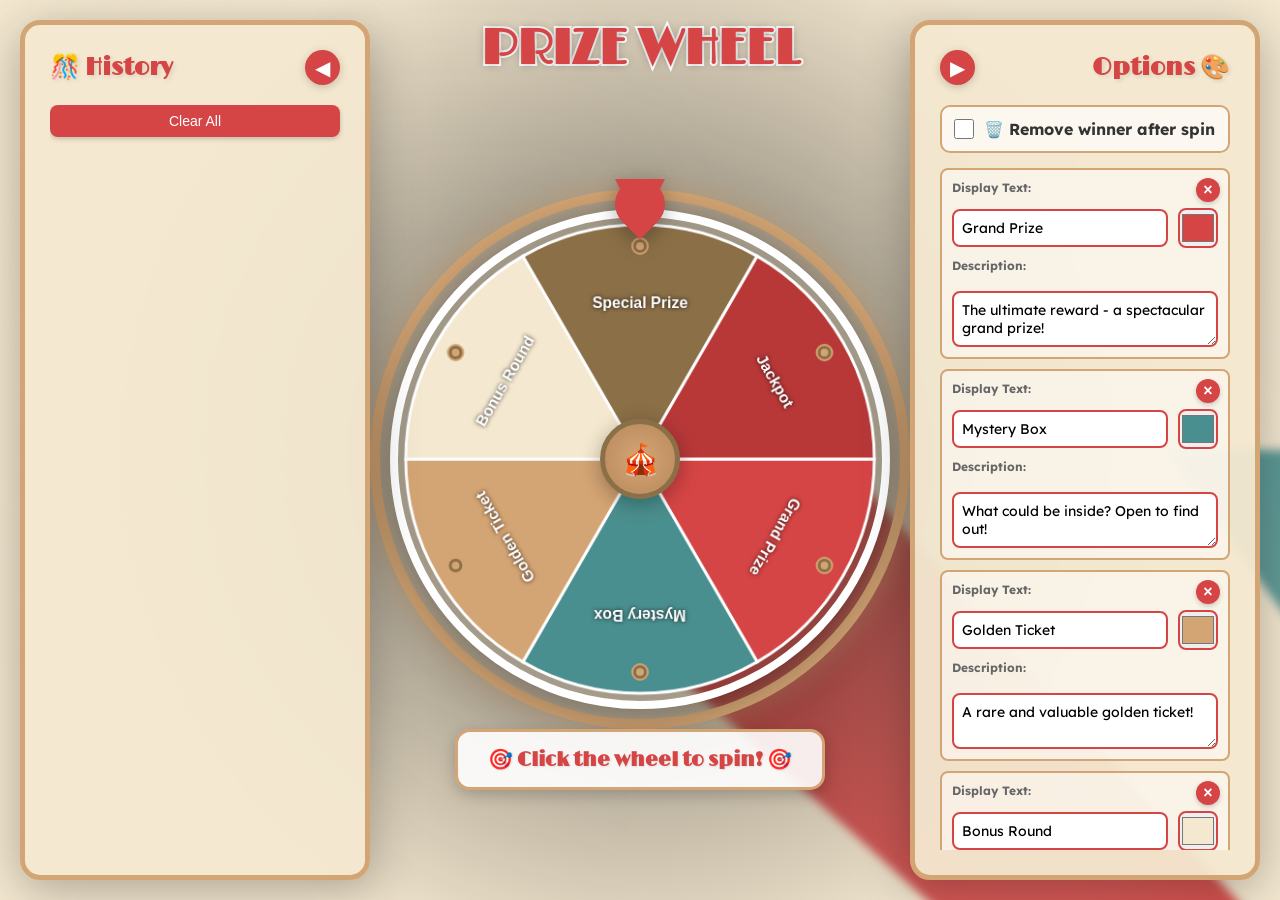
<file: prizepeel/index.html>
<!DOCTYPE html>
<html lang="en">
<head>
    <meta charset="UTF-8">
    <meta name="viewport" content="width=device-width, initial-scale=1.0">
    <title>🎪 Circus Wheel Spinner</title>
    <link rel="preconnect" href="https://fonts.googleapis.com">
    <link rel="preconnect" href="https://fonts.gstatic.com" crossorigin>
    <link href="https://fonts.googleapis.com/css2?family=Lexend:wght@400;700&family=Limelight&display=swap" rel="stylesheet">
    <style>
        * {
            margin: 0;
            padding: 0;
            box-sizing: border-box;
        }

        html, body {
            overflow: hidden;
            width: 100%;
            height: 100%;
        }

        @keyframes rotateBackground {
            from { transform: translate(-50%, -50%) rotate(0deg); }
            to { transform: translate(-50%, -50%) rotate(360deg); }
        }

        .page-title {
            font-family: 'Limelight', cursive;
            font-size: 48px;
            color: #d64545;
            text-align: center;
            margin: 0;
            padding: 20px 0;
            position: fixed;
            top: 0;
            left: 0;
            right: 0;
            z-index: 10;
            text-shadow: 0 0 8px rgba(0, 0, 0, 0.3);
            pointer-events: none;
            text-transform: uppercase;
            -webkit-text-stroke: 4px #ffffff;
            paint-order: stroke fill;
        }

        body {
            font-family: 'Lexend', sans-serif;
            background: #f4e8d0;
            height: 100vh;
            display: flex;
            justify-content: center;
            align-items: center;
            padding: 0;
            position: relative;
            --bg-left: 50%;
            --bg-top: 50%;
            --title-height: 88px;
        }

        body::before {
            content: '';
            position: fixed;
            left: var(--bg-left);
            top: var(--bg-top);
            width: 300vmax;
            height: 300vmax;
            background: repeating-conic-gradient(
                from 0deg,
                #d64545 0deg 6deg,
                #f4e8d0 6deg 12deg,
                #4a8f8f 12deg 18deg,
                #f4e8d0 18deg 24deg,
                #d64545 24deg 30deg,
                #f4e8d0 30deg 36deg,
                #4a8f8f 36deg 42deg,
                #f4e8d0 42deg 48deg
            );
            animation: rotateBackground 200s linear infinite;
            z-index: 0;
            pointer-events: none;
            transform-origin: center center;
            transition: left 0.3s ease, top 0.3s ease;
            filter: blur(5px);
        }
        body::after {
            content: '';
            position: fixed;
            top: 0;
            left: 0;
            width: 100%;
            height: 100%;
            background: 
                radial-gradient(circle at center, rgba(0, 0, 0, 0.6) 0%, transparent 70%),
                radial-gradient(circle at 20% 30%, rgba(244, 232, 208, 0.3) 0%, transparent 40%),
                radial-gradient(circle at 80% 70%, rgba(244, 232, 208, 0.3) 0%, transparent 40%);
            z-index: 1;
            pointer-events: none;
        }

        .container {
            display: flex;
            width: 100%;
            align-items: stretch;
            position: relative;
            z-index: 2;
            height: 100%;
            padding: 20px;
            justify-content: space-between;
        }

        .wheel-section {
            flex: 0 0 auto;
            display: flex;
            flex-direction: column;
            align-items: center;
            justify-content: center;
            position: fixed;
            top: calc(50% + var(--title-height) / 2);
            left: 50%;
            transform: translate(-50%, calc(-50% - 35px));
            pointer-events: none;
        }

        .wheel-container {
            position: relative;
            width: 500px;
            height: 500px;
            transition: transform 0.3s ease;
            pointer-events: auto;
        }

        .wheel-decoration {
            position: absolute;
            width: 540px;
            height: 540px;
            left: -20px;
            top: -20px;
            border: 10px solid #d4a574;
            border-radius: 50%;
            box-shadow: 0 0 30px rgba(212, 165, 116, 0.5),
                        inset 0 0 30px rgba(212, 165, 116, 0.3);
            animation: glow 2s ease-in-out infinite alternate;
        }

        @keyframes glow {
            from { box-shadow: 0 0 30px rgba(212, 165, 116, 0.5), inset 0 0 30px rgba(212, 165, 116, 0.3); }
            to { box-shadow: 0 0 50px rgba(212, 165, 116, 0.8), inset 0 0 50px rgba(212, 165, 116, 0.5); }
        }

        .wheel {
            width: 500px;
            height: 500px;
            border-radius: 50%;
            position: relative;
            transition: transform 4s cubic-bezier(0.25, 0.1, 0.25, 1);
            cursor: pointer;
            box-shadow: 0 10px 50px rgba(0, 0, 0, 0.3);
            border: 8px solid #fff;
        }

        .wheel.spinning {
            transition: transform 4s cubic-bezier(0.17, 0.67, 0.12, 0.99);
        }

        .wheel-center {
            position: absolute;
            width: 80px;
            height: 80px;
            background: radial-gradient(circle, #d4a574, #b8885d);
            border-radius: 50%;
            top: 50%;
            left: 50%;
            transform: translate(-50%, -50%);
            z-index: 10;
            border: 5px solid #8b6f47;
            box-shadow: 0 5px 20px rgba(0, 0, 0, 0.3);
            display: flex;
            align-items: center;
            justify-content: center;
            font-size: 30px;
            cursor: pointer;
        }

        .pointer {
            position: absolute;
            top: -30px;
            left: 50%;
            transform: translateX(-50%);
            width: 0;
            height: 0;
            border-left: 25px solid transparent;
            border-right: 25px solid transparent;
            border-top: 50px solid #d64545;
            z-index: 11;
            filter: drop-shadow(0 5px 10px rgba(0, 0, 0, 0.3));
        }

        .pointer::after {
            content: '';
            position: absolute;
            top: -50px;
            left: -25px;
            width: 50px;
            height: 50px;
            background: #d64545;
            border-radius: 50% 50% 50% 0;
            transform: rotate(-45deg);
        }

        .panel {
            background: rgba(244, 232, 208, 0.95);
            border-radius: 20px;
            padding: 25px;
            width: 350px;
            min-width: 350px;
            max-width: 350px;
            box-shadow: 0 10px 50px rgba(0, 0, 0, 0.3);
            border: 5px solid #d4a574;
            transition: all 0.3s ease;
            position: relative;
            z-index: 2;
            align-self: stretch;
            overflow: hidden;
            display: flex;
            flex-direction: column;
            flex-shrink: 0;
        }

        @media (max-width: 1300px) {
            .panel {
                position: fixed;
                top: 20px;
                bottom: 20px;
                height: auto;
                z-index: 100;
            }

            .left-panel {
                left: 20px;
            }

            #panel {
                right: 20px;
            }

            .panel.collapsed {
                position: fixed;
                z-index: 100;
            }

            .left-panel.collapsed {
                left: 20px;
                top: 20px;
            }

            #panel.collapsed {
                right: 20px;
                top: 20px;
            }

            .container {
                justify-content: center;
            }
        }

        .panel.collapsed {
            width: 70px;
            height: 70px;
            padding: 0;
            overflow: visible;
            min-width: 70px;
            flex-shrink: 0;
            align-self: flex-start;
            margin-top: 0;
            display: flex;
            align-items: center;
            justify-content: center;
            cursor: pointer;
            border-radius: 50%;
        }

        .panel.collapsed .toggle-btn {
            display: none;
        }

        .panel.collapsed::after {
            content: '🎨';
            font-size: 32px;
            position: absolute;
        }

        .left-panel.collapsed::after {
            content: '🎊';
        }

        .left-panel {
            order: -1;
        }

        .left-panel .panel-header {
            flex-direction: row-reverse;
        }

        .left-panel.collapsed .toggle-btn {
            transform: none;
        }

        /* Right panel mirrored - button on left, title on right */
        #panel .panel-header {
            flex-direction: row;
        }

        #panel .panel-header h2 {
            text-align: right;
            order: 2;
        }

        #panel .panel-header .toggle-btn {
            order: 1;
        }

        .panel-header {
            display: flex;
            justify-content: space-between;
            align-items: center;
            margin-bottom: 20px;
        }

        .panel-header h2 {
            color: #d64545;
            font-size: 24px;
            text-shadow: 2px 2px 4px rgba(0, 0, 0, 0.1);
            font-family: 'Limelight', cursive;
        }

        .toggle-btn {
            background: #d64545;
            color: white;
            border: none;
            width: 35px;
            height: 35px;
            border-radius: 50%;
            cursor: pointer;
            font-size: 20px;
            transition: all 0.3s ease;
            box-shadow: 0 2px 8px rgba(0, 0, 0, 0.2);
            flex-shrink: 0;
            min-width: 35px;
            min-height: 35px;
        }

        .toggle-btn:hover {
            background: #b83838;
            transform: scale(1.1);
        }

        .panel-content {
            transition: opacity 0.3s ease;
            flex: 1;
            overflow-y: auto;
            min-height: 0;
            margin-right: -15px;
            padding-right: 15px;
        }

        /* Custom scrollbar styling */
        .panel-content::-webkit-scrollbar {
            width: 10px;
        }

        .panel-content::-webkit-scrollbar-track {
            background: rgba(212, 165, 116, 0.2);
            border-radius: 10px;
        }

        .panel-content::-webkit-scrollbar-thumb {
            background: #d4a574;
            border-radius: 10px;
            border: 2px solid rgba(244, 232, 208, 0.95);
        }

        .panel-content::-webkit-scrollbar-thumb:hover {
            background: #b8885d;
        }

        /* Firefox scrollbar styling */
        .panel-content {
            scrollbar-width: thin;
            scrollbar-color: #d4a574 rgba(212, 165, 116, 0.2);
        }

        .panel.collapsed .panel-content {
            display: none;
        }

        .panel.collapsed h2 {
            display: none;
        }

        .options-list {
            margin-bottom: 15px;
        }

        .option-item {
            display: flex;
            gap: 10px;
            margin-bottom: 10px;
            align-items: flex-start;
            flex-direction: column;
            background: rgba(255, 255, 255, 0.5);
            padding: 10px;
            border-radius: 8px;
            border: 2px solid #d4a574;
            transition: all 0.3s ease;
            position: relative;
        }

        .option-item.inactive {
            background: rgba(150, 150, 150, 0.3);
            opacity: 0.6;
        }

        .option-item-row {
            display: flex;
            gap: 10px;
            width: 100%;
            align-items: center;
        }

        .option-item input[type="text"],
        .option-item textarea {
            flex: 1;
            padding: 8px;
            border: 2px solid #d64545;
            border-radius: 8px;
            font-size: 14px;
            background: white;
            font-family: inherit;
        }

        .option-item.inactive input[type="text"],
        .option-item.inactive textarea {
            background: #f0f0f0;
        }

        .option-item textarea {
            width: 100%;
            min-height: 50px;
            resize: vertical;
            margin-top: 5px;
        }

        .option-item input[type="color"] {
            width: 40px;
            height: 40px;
            border: 2px solid #d64545;
            border-radius: 8px;
            cursor: pointer;
        }

        .delete-btn {
            background: #d64545;
            color: white;
            border: none;
            width: 30px;
            height: 30px;
            border-radius: 50%;
            cursor: pointer;
            font-size: 18px;
            box-shadow: 0 2px 5px rgba(0, 0, 0, 0.2);
            transition: all 0.2s ease;
            display: flex;
            align-items: center;
            justify-content: center;
            line-height: 1;
            padding: 0;
        }

        .delete-btn:hover {
            background: #b83838;
            transform: scale(1.1);
        }

        .delete-btn-circle {
            background: #d64545;
            color: white;
            border: none;
            width: 24px;
            height: 24px;
            border-radius: 50%;
            cursor: pointer;
            font-size: 16px;
            font-weight: bold;
            box-shadow: 0 2px 5px rgba(0, 0, 0, 0.2);
            transition: all 0.2s ease;
            display: flex;
            align-items: center;
            justify-content: center;
            line-height: 1;
            padding: 0;
            position: absolute;
            top: 8px;
            right: 8px;
        }

        .delete-btn-circle:hover {
            background: #b83838;
            transform: scale(1.1);
        }

        .restore-btn {
            background: #4a8f8f;
            color: white;
            border: none;
            padding: 6px 12px;
            border-radius: 6px;
            cursor: pointer;
            font-size: 12px;
            font-weight: bold;
            box-shadow: 0 2px 5px rgba(0, 0, 0, 0.2);
        }

        .restore-btn:hover {
            background: #3a7373;
        }

        .btn {
            background: #d64545;
            color: white;
            border: none;
            padding: 12px 20px;
            border-radius: 10px;
            cursor: pointer;
            font-size: 16px;
            font-weight: bold;
            transition: all 0.3s ease;
            width: 100%;
            margin-bottom: 10px;
            box-shadow: 0 4px 10px rgba(0, 0, 0, 0.2);
        }

        .btn:hover {
            background: #b83838;
            transform: translateY(-2px);
            box-shadow: 0 6px 15px rgba(0, 0, 0, 0.3);
        }

        .textarea-input {
            width: 100%;
            min-height: 100px;
            padding: 10px;
            border: 2px solid #d64545;
            border-radius: 8px;
            font-family: monospace;
            font-size: 12px;
            margin-bottom: 10px;
            resize: vertical;
            background: white;
        }

        .modal {
            display: none;
            position: fixed;
            top: 0;
            left: 0;
            width: 100%;
            height: 100%;
            background: rgba(0, 0, 0, 0.7);
            z-index: 1000;
            justify-content: center;
            align-items: center;
        }

        .modal.show {
            display: flex;
        }

        .modal-content {
            background: #f4e8d0;
            padding: 40px;
            border-radius: 20px;
            text-align: center;
            max-width: 500px;
            border: 5px solid #d4a574;
            animation: modalPop 0.5s ease;
            box-shadow: 0 10px 50px rgba(0, 0, 0, 0.5);
        }

        @keyframes modalPop {
            0% { transform: scale(0); }
            50% { transform: scale(1.1); }
            100% { transform: scale(1); }
        }

        .modal-content h2 {
            color: #d64545;
            font-size: 32px;
            margin-bottom: 20px;
            text-shadow: 2px 2px 4px rgba(0, 0, 0, 0.1);
        }

        .modal-content .result {
            font-size: 28px;
            font-weight: bold;
            margin: 20px 0;
            padding: 20px;
            background: white;
            color: #333;
            border-radius: 15px;
            border: 3px solid #d4a574;
            box-shadow: inset 0 2px 10px rgba(0, 0, 0, 0.1);
        }

        .modal-content .description {
            font-size: 16px;
            margin: 15px 0;
            padding: 15px;
            background: rgba(255, 255, 255, 0.7);
            border-radius: 10px;
            color: #555;
            font-style: italic;
            border: 2px solid #d4a574;
        }

        .close-modal-btn {
            background: #d64545;
            color: white;
            border: none;
            padding: 15px 30px;
            border-radius: 10px;
            cursor: pointer;
            font-size: 18px;
            font-weight: bold;
            box-shadow: 0 4px 10px rgba(0, 0, 0, 0.2);
        }

        .close-modal-btn:hover {
            background: #b83838;
        }

        .history-header {
            margin-bottom: 15px;
        }

        .history-header h3 {
            color: #d64545;
            font-size: 20px;
            text-shadow: 1px 1px 2px rgba(0, 0, 0, 0.1);
            font-family: 'Limelight', cursive;
        }

        .history-toggle {
            background: #4a8f8f;
            color: white;
            border: none;
            padding: 8px 15px;
            border-radius: 8px;
            cursor: pointer;
            font-size: 14px;
            box-shadow: 0 2px 5px rgba(0, 0, 0, 0.2);
        }

        .history-toggle:hover {
            background: #3a7373;
        }

        .history-list {
            overflow-y: visible;
        }

        .history-list.show {
            display: block;
        }

        .history-item {
            padding: 12px;
            margin-bottom: 8px;
            background: white;
            border-radius: 8px;
            border-left: 4px solid #d64545;
            box-shadow: 0 2px 5px rgba(0, 0, 0, 0.1);
            cursor: pointer;
            transition: all 0.2s ease;
        }

        .history-item:hover {
            transform: translateX(5px);
            box-shadow: 0 3px 8px rgba(0, 0, 0, 0.2);
        }

        .history-item-text {
            font-weight: bold;
            color: #333;
            margin-bottom: 3px;
        }

        .history-item-time {
            font-size: 12px;
            color: #666;
        }

        .confetti {
            position: fixed;
            width: 15px;
            height: 15px;
            pointer-events: none;
            z-index: 999;
            border-radius: 3px;
        }

        @keyframes confettiExplode {
            0% {
                transform: translate(0, 0) rotate(0deg) scale(1);
                opacity: 1;
            }
            100% {
                /* Ease-out to 0 velocity - no gravity, just deceleration */
                transform: translate(var(--end-x), var(--end-y)) rotate(720deg) scale(0.5);
                opacity: 0;
            }
        }

        .spin-instruction {
            background: rgba(255, 255, 255, 0.9);
            padding: 15px 30px;
            border-radius: 15px;
            font-size: 20px;
            color: #d64545;
            font-weight: bold;
            border: 3px solid #d4a574;
            animation: pulse 2s ease-in-out infinite;
            box-shadow: 0 5px 15px rgba(0, 0, 0, 0.2);
            text-shadow: 1px 1px 2px rgba(0, 0, 0, 0.1);
            position: absolute;
            z-index: 2;
            top: 100%;
            left: 50%;
            margin-top: 20px;
            white-space: nowrap;
            transform: translateX(-50%) translateY(0);
            font-family: 'Limelight', cursive;
            pointer-events: auto;
        }

        @keyframes pulse {
            0%, 100% { transform: translateX(-50%) scale(1); }
            50% { transform: translateX(-50%) scale(1.05); }
        }

        .label-text {
            font-size: 12px;
            color: #666;
            margin-bottom: 3px;
            font-weight: bold;
        }

        /* Range slider styling */
        input[type="range"] {
            -webkit-appearance: none;
            appearance: none;
            height: 8px;
            background: linear-gradient(to right, #d4a574 0%, #d64545 100%);
            border-radius: 5px;
            outline: none;
        }

        input[type="range"]::-webkit-slider-thumb {
            -webkit-appearance: none;
            appearance: none;
            width: 20px;
            height: 20px;
            background: #d64545;
            border: 3px solid #d4a574;
            border-radius: 50%;
            cursor: pointer;
            box-shadow: 0 2px 5px rgba(0, 0, 0, 0.3);
        }

        input[type="range"]::-webkit-slider-thumb:hover {
            background: #b83838;
            transform: scale(1.1);
        }

        input[type="range"]::-moz-range-thumb {
            width: 20px;
            height: 20px;
            background: #d64545;
            border: 3px solid #d4a574;
            border-radius: 50%;
            cursor: pointer;
            box-shadow: 0 2px 5px rgba(0, 0, 0, 0.3);
        }

        input[type="range"]::-moz-range-thumb:hover {
            background: #b83838;
        }
    </style>
</head>
<body>
    <h1 class="page-title" id="pageTitle">Prize Wheel</h1>

    <div class="container">
        <div class="panel left-panel" id="historyPanel" onclick="if(this.classList.contains('collapsed')) toggleHistoryPanel()">
            <div class="panel-header">
                <button class="toggle-btn" onclick="event.stopPropagation(); toggleHistoryPanel()">◀</button>
                <h2>🎊 History</h2>
            </div>
            <div class="panel-content">
                <button class="history-toggle" onclick="clearHistory()" style="background: #d64545; width: 100%; margin-bottom: 15px;">Clear All</button>
                <div class="history-list show" id="historyList"></div>
            </div>
        </div>

        <div class="wheel-section">
            <div class="wheel-container">
                <div class="wheel-decoration"></div>
                <div class="pointer"></div>
                <canvas id="wheelCanvas" width="500" height="500" class="wheel"></canvas>
                <div class="wheel-center">🎪</div>
                <div class="spin-instruction">🎯 Click the wheel to spin! 🎯</div>
            </div>
        </div>

        <div class="panel" id="panel" onclick="if(this.classList.contains('collapsed')) togglePanel()">
            <div class="panel-header">
                <h2>Options 🎨</h2>
                <button class="toggle-btn" onclick="event.stopPropagation(); togglePanel()">▶</button>
            </div>
            <div class="panel-content">
                <div style="background: rgba(255, 255, 255, 0.7); padding: 12px; border-radius: 10px; margin-bottom: 15px; border: 2px solid #d4a574;" id="toggleContainer">
                    <label style="display: flex; align-items: center; gap: 10px; cursor: pointer; color: #333; font-weight: bold;">
                        <input type="checkbox" id="removeWinnerToggle" onchange="updateToggleStyle()" style="width: 20px; height: 20px; cursor: pointer;">
                        <span>🗑️ Remove winner after spin</span>
                    </label>
                </div>
                <div class="options-list" id="optionsList"></div>
                <button class="btn" onclick="addOption()">➕ Add Option</button>
                <button class="btn" onclick="refreshWheel()" style="background: #8b6f47;">🔄 Refresh Wheel</button>
                
                <hr style="margin: 20px 0; border: 1px solid #ddd;">
                
                <h3 style="color: #d64545; margin-bottom: 10px; font-family: 'Limelight', cursive;">📝 Title</h3>
                <input type="text" id="titleInput" value="Prize Wheel" 
                       oninput="updateTitle(this.value)" 
                       style="width: 100%; padding: 10px; border: 2px solid #d64545; border-radius: 8px; font-size: 16px; margin-bottom: 10px;">
                
                <hr style="margin: 20px 0; border: 1px solid #ddd;">
                
                <h3 style="color: #d64545; margin-bottom: 10px; font-family: 'Limelight', cursive;">🎯 Wheel Scale</h3>
                <div style="display: flex; align-items: center; gap: 10px; margin-bottom: 10px;">
                    <input type="range" id="wheelScale" min="0.5" max="1.5" step="0.05" value="1.3" 
                           style="flex: 1; cursor: pointer;" oninput="updateWheelScale(this.value)">
                    <span id="scaleValue" style="font-weight: bold; color: #d64545; min-width: 45px;">100%</span>
                </div>
                
                <hr style="margin: 20px 0; border: 1px solid #ddd;">
                
                <h3 style="color: #d64545; margin-bottom: 10px; font-family: 'Limelight', cursive;">📋 Bulk Import</h3>
                <textarea class="textarea-input" id="bulkInput" placeholder="Paste options here (one per line):
Display Text|#HEX|Description
Prize 1|#d64545|A wonderful first prize!
Prize 2|#4a8f8f|An amazing second prize!"></textarea>
                <button class="btn" onclick="importOptions()">📥 Import</button>
                
                <button class="btn" onclick="copyOptions()" style="background: #4a8f8f;">📄 Copy All Options</button>
                
                <hr style="margin: 20px 0; border: 1px solid #ddd;">
                
                <h3 style="color: #d64545; margin-bottom: 10px; font-family: 'Limelight', cursive;">🎪 Other Wheels</h3>
                <a href="../punishmentWheel/" class="btn" style="display: block; text-align: center; text-decoration: none; margin-bottom: 10px;">⚡ Punishment Wheel</a>
                <a href="../challengeWheel/" class="btn" style="display: block; text-align: center; text-decoration: none;">🏆 Challenge Wheel</a>
                <a href="../oddsorevens/" class="btn" style="display: block; text-align: center; text-decoration: none;">❓ Try your luck</a>
            </div>
        </div>
    </div>

    <div class="modal" id="resultModal">
        <div class="modal-content">
            <h2>🎉 Winner! 🎉</h2>
            <div class="result" id="resultText"></div>
            <div class="description" id="resultDescription"></div>
            <button class="close-modal-btn" onclick="closeModal()">Close</button>
        </div>
    </div>
<!-- ================================================= OPTIONS========================================================================== -->
    <script>
        let options = [
            { text: 'Grand Prize', description: 'The ultimate reward - a spectacular grand prize!', color: '#d64545', disabled: false },
            { text: 'Mystery Box', description: 'What could be inside? Open to find out!', color: '#4a8f8f', disabled: false },
            { text: 'Golden Ticket', description: 'A rare and valuable golden ticket!', color: '#d4a574', disabled: false },
            { text: 'Bonus Round', description: 'Spin again for another chance to win!', color: '#f4e8d0', disabled: false },
            { text: 'Special Prize', description: 'A unique and special reward awaits!', color: '#8b6f47', disabled: false },
            { text: 'Jackpot', description: 'Hit the jackpot and win big!', color: '#b83838', disabled: false }
        ];

        let isSpinning = false;
        let history = [];
        let currentWinner = null; // Store the current winner for delayed removal
        const canvas = document.getElementById('wheelCanvas');
        const ctx = canvas.getContext('2d');
        let currentRotation = 0;
        
        // Audio context for tick sounds
        const AudioContext = window.AudioContext || window.webkitAudioContext;
        const audioContext = new AudioContext();
        
        function playTick() {
            const oscillator = audioContext.createOscillator();
            const gainNode = audioContext.createGain();
            
            oscillator.connect(gainNode);
            gainNode.connect(audioContext.destination);
            
            oscillator.frequency.value = 800;
            oscillator.type = 'square';
            
            gainNode.gain.setValueAtTime(0.3, audioContext.currentTime);
            gainNode.gain.exponentialRampToValueAtTime(0.01, audioContext.currentTime + 0.1);
            
            oscillator.start(audioContext.currentTime);
            oscillator.stop(audioContext.currentTime + 0.1);
        }

        function drawWheel() {
            ctx.save();
            ctx.clearRect(0, 0, canvas.width, canvas.height);
            
            const enabledOptions = options.filter(o => !o.disabled);
            
            if (enabledOptions.length === 0) {
                ctx.fillStyle = '#f4e8d0';
                ctx.beginPath();
                ctx.arc(250, 250, 242, 0, Math.PI * 2);
                ctx.fill();
                ctx.fillStyle = '#d64545';
                ctx.font = 'bold 20px Arial';
                ctx.textAlign = 'center';
                ctx.fillText('No active options!', 250, 240);
                ctx.font = '16px Arial';
                ctx.fillText('Add options or refresh wheel', 250, 265);
                ctx.restore();
                return;
            }

            ctx.translate(250, 250);
            ctx.rotate(currentRotation);
            ctx.translate(-250, -250);

            const arc = (Math.PI * 2) / enabledOptions.length;
            
            enabledOptions.forEach((option, index) => {
                const angle = index * arc;
                
                // Draw segment
                ctx.beginPath();
                ctx.fillStyle = option.color;
                ctx.moveTo(250, 250);
                ctx.arc(250, 250, 242, angle, angle + arc);
                ctx.lineTo(250, 250);
                ctx.fill();
                
                // Segment border
                ctx.strokeStyle = '#fff';
                ctx.lineWidth = 3;
                ctx.stroke();
                
                // Draw text
                ctx.save();
                ctx.fillStyle = '#fff';
                ctx.font = 'bold 16px Lexend, Arial, sans-serif';
                ctx.textAlign = 'center';
                ctx.textBaseline = 'middle';
                
                // Add soft shadow for text (no offset - creates glow effect)
                ctx.shadowColor = 'rgba(0, 0, 0, 0.8)';
                ctx.shadowBlur = 4;
                ctx.shadowOffsetX = 0;
                ctx.shadowOffsetY = 0;
                
                const textAngle = angle + arc / 2;
                const textRadius = 160;
                const x = 250 + Math.cos(textAngle) * textRadius;
                const y = 250 + Math.sin(textAngle) * textRadius;
                
                ctx.translate(x, y);
                ctx.rotate(textAngle + Math.PI / 2);
                
                // Wrap text to multiple lines
                const maxWidth = 140; // Maximum width for text
                const words = option.text.split(' ');
                const lines = [];
                let currentLine = words[0];
                
                for (let i = 1; i < words.length; i++) {
                    const testLine = currentLine + ' ' + words[i];
                    const metrics = ctx.measureText(testLine);
                    if (metrics.width > maxWidth) {
                        lines.push(currentLine);
                        currentLine = words[i];
                    } else {
                        currentLine = testLine;
                    }
                }
                lines.push(currentLine);
                
                // Draw each line with appropriate spacing
                const lineHeight = 18;
                const totalHeight = lines.length * lineHeight;
                const startY = -(totalHeight / 2) + (lineHeight / 2);
                
                lines.forEach((line, i) => {
                    const yPos = startY + (i * lineHeight);
                    ctx.fillText(line, 0, yPos);
                });
                
                ctx.restore();
                
                // Draw pin/circle
                const pinAngle = angle + arc / 2;
                const pinRadius = 220;
                const pinX = 250 + Math.cos(pinAngle) * pinRadius;
                const pinY = 250 + Math.sin(pinAngle) * pinRadius;
                
                ctx.beginPath();
                ctx.arc(pinX, pinY, 8, 0, Math.PI * 2);
                ctx.fillStyle = '#8b6f47';
                ctx.fill();
                ctx.strokeStyle = '#d4a574';
                ctx.lineWidth = 2;
                ctx.stroke();
                
                // Inner circle on pin
                ctx.beginPath();
                ctx.arc(pinX, pinY, 4, 0, Math.PI * 2);
                ctx.fillStyle = '#d4a574';
                ctx.fill();
            });
            
            ctx.restore();
        }

        function renderOptions() {
            const list = document.getElementById('optionsList');
            list.innerHTML = '';
            
            options.forEach((option, index) => {
                const div = document.createElement('div');
                div.className = 'option-item' + (option.disabled ? ' inactive' : '');
                
                const restoreButton = option.disabled ? `<button class="restore-btn" onclick="restoreOption(${index})">↩️ Restore</button>` : '';
                const statusLabel = option.disabled ? '<div style="color: #888; font-size: 11px; font-weight: bold;">REMOVED FROM WHEEL</div>' : '';
                
                div.innerHTML = `
                    <button class="delete-btn-circle" onclick="deleteOption(${index})">×</button>
                    ${statusLabel}
                    <div class="label-text">Display Text:</div>
                    <div class="option-item-row">
                        <input type="text" value="${option.text}" onchange="updateOption(${index}, this.value, null, null)" ${option.disabled ? 'disabled' : ''}>
                        <input type="color" value="${option.color}" onchange="updateOption(${index}, null, this.value, null)" ${option.disabled ? 'disabled' : ''}>
                        ${restoreButton}
                    </div>
                    <div class="label-text">Description:</div>
                    <textarea onchange="updateOption(${index}, null, null, this.value)" ${option.disabled ? 'disabled' : ''}>${option.description || ''}</textarea>
                `;
                list.appendChild(div);
            });
            
            drawWheel();
        }

        function addOption() {
            options.push({ 
                text: `Prize ${options.length + 1}`,
                description: 'Enter a description for this prize...',
                color: '#' + Math.floor(Math.random()*16777215).toString(16),
                disabled: false
            });
            renderOptions();
        }

        function restoreOption(index) {
            options[index].disabled = false;
            renderOptions();
        }

        function refreshWheel() {
            options.forEach(option => option.disabled = false);
            renderOptions();
        }

        function updateToggleStyle() {
            const toggle = document.getElementById('removeWinnerToggle');
            const container = document.getElementById('toggleContainer');
            
            if (toggle.checked) {
                container.style.background = 'rgba(214, 69, 69, 0.2)';
                container.style.borderColor = '#d64545';
                container.style.borderWidth = '3px';
            } else {
                container.style.background = 'rgba(255, 255, 255, 0.7)';
                container.style.borderColor = '#d4a574';
                container.style.borderWidth = '2px';
            }
        }

        function updateWheelScale(value) {
            const wheelContainer = document.querySelector('.wheel-container');
            const wheelSection = document.querySelector('.wheel-section');
            const scaleDisplay = document.getElementById('scaleValue');
            const canvas = document.getElementById('wheelCanvas');
            
            // Update scale
            wheelContainer.style.transform = `scale(${value})`;
            
            // Update canvas resolution for crisp rendering at any scale
            // Use device pixel ratio and scale factor for high quality
            const dpr = window.devicePixelRatio || 1;
            const scaleFactor = value * dpr;
            
            canvas.width = 500 * scaleFactor;
            canvas.height = 500 * scaleFactor;
            
            // Scale context to match
            ctx.scale(scaleFactor, scaleFactor);
            
            // Redraw with new resolution
            drawWheel();
            
            // Update display percentage
            scaleDisplay.textContent = Math.round(value * 100) + '%';
            
            // Update background position after scale change
            setTimeout(updateBackgroundPosition, 50);
        }

        function updateTitle(value) {
            document.getElementById('pageTitle').textContent = value || 'Prize Wheel';
        }

        function updateOption(index, text, color, description) {
            if (text !== null) options[index].text = text;
            if (color !== null) options[index].color = color;
            if (description !== null) options[index].description = description;
            drawWheel();
        }

        function deleteOption(index) {
            options.splice(index, 1);
            renderOptions();
        }

        function togglePanel() {
            const panel = document.getElementById('panel');
            const historyPanel = document.getElementById('historyPanel');
            const isCurrentlyCollapsed = panel.classList.contains('collapsed');
            
            // Calculate if panels would overlap: 2 panels (350px each) + wheel (500px) + gaps (60px margins) + padding (40px) = 1300px
            // But panels overlay at 1300px, so they only truly overlap when screen is narrower than both panels combined
            const panelsWouldOverlap = window.innerWidth < 800; // 2 * 350px + some margin
            
            // On very narrow screens where panels overlap, collapse the other panel when opening this one
            if (isCurrentlyCollapsed && panelsWouldOverlap) {
                if (!historyPanel.classList.contains('collapsed')) {
                    historyPanel.classList.add('collapsed');
                }
            }
            
            panel.classList.toggle('collapsed');
            const btn = panel.querySelector('.toggle-btn');
            btn.textContent = panel.classList.contains('collapsed') ? '◀' : '▶';
            setTimeout(updateBackgroundPosition, 350);
        }

        function copyOptions() {
            const text = options.map(o => {
                const desc = o.description || '';
                return `${o.text}|${o.color}|${desc}`;
            }).join('\n');
            
            // Fallback method using textarea
            const textarea = document.createElement('textarea');
            textarea.value = text;
            textarea.style.position = 'fixed';
            textarea.style.left = '-9999px';
            document.body.appendChild(textarea);
            textarea.select();
            
            try {
                const successful = document.execCommand('copy');
                if (successful) {
                    alert('✅ Options copied to clipboard!');
                } else {
                    alert('❌ Failed to copy. Please try manually selecting the text.');
                }
            } catch (err) {
                console.error('Failed to copy:', err);
                alert('❌ Failed to copy. Please try manually selecting the text.');
            } finally {
                document.body.removeChild(textarea);
            }
        }

        function importOptions() {
            const input = document.getElementById('bulkInput').value.trim();
            if (!input) return;
            
            const lines = input.split('\n');
            const newOptions = [];
            
            lines.forEach(line => {
                const parts = line.split('|');
                if (parts.length >= 1 && parts[0].trim()) {
                    newOptions.push({
                        text: parts[0].trim(),
                        color: parts.length >= 2 && parts[1].trim() ? parts[1].trim() : '#' + Math.floor(Math.random()*16777215).toString(16),
                        description: parts.length >= 3 ? parts[2].trim() : '',
                        disabled: false
                    });
                }
            });
            
            if (newOptions.length > 0) {
                options = newOptions;
                renderOptions();
                document.getElementById('bulkInput').value = '';
            }
        }

        function spinWheel() {
            const enabledOptions = options.filter(o => !o.disabled);
            if (isSpinning || enabledOptions.length === 0) return;
            
            // Resume audio context on user interaction
            if (audioContext.state === 'suspended') {
                audioContext.resume();
            }
            
            isSpinning = true;
            canvas.style.pointerEvents = 'none';
            
            const spins = 5 + Math.random() * 3;
            const randomAngle = Math.random() * Math.PI * 2;
            const targetRotation = currentRotation + (spins * Math.PI * 2) + randomAngle;
            
            const startTime = Date.now();
            const duration = 4000;
            const startRotation = currentRotation;
            
            let lastPinIndex = -1;
            
            function animate() {
                const elapsed = Date.now() - startTime;
                const progress = Math.min(elapsed / duration, 1);
                
                // Easing function for deceleration
                const eased = 1 - Math.pow(1 - progress, 3);
                currentRotation = startRotation + (targetRotation - startRotation) * eased;
                
                drawWheel();
                
                // Check for pin passing
                const enabledOptions = options.filter(o => !o.disabled);
                const arc = (Math.PI * 2) / enabledOptions.length;
                const normalizedRotation = (currentRotation % (Math.PI * 2) + Math.PI * 2) % (Math.PI * 2);
                const currentPinIndex = Math.floor(normalizedRotation / arc);
                
                if (currentPinIndex !== lastPinIndex && progress < 0.95) {
                    playTick();
                    lastPinIndex = currentPinIndex;
                }
                
                if (progress < 1) {
                    requestAnimationFrame(animate);
                } else {
                    // Get enabled options for winner calculation
                    const enabledOptions = options.filter(o => !o.disabled);
                    
                    // Determine winner - the segment at the top (where the pointer is)
                    const arc = (Math.PI * 2) / enabledOptions.length;
                    
                    // Normalize the rotation to 0-2π
                    let normalizedRotation = currentRotation % (Math.PI * 2);
                    if (normalizedRotation < 0) normalizedRotation += Math.PI * 2;
                    
                    // The pointer is at the top (270° or 3π/2 in our coordinate system)
                    const pointerAngle = Math.PI * 1.5; // Top of wheel (270°)
                    
                    // Find which segment's range includes the pointer position
                    let angleAtPointer = (pointerAngle - normalizedRotation) % (Math.PI * 2);
                    if (angleAtPointer < 0) angleAtPointer += Math.PI * 2;
                    
                    // Find which segment this angle falls into
                    const selectedIndex = Math.floor(angleAtPointer / arc) % enabledOptions.length;
                    const winner = enabledOptions[selectedIndex];
                    
                    // Store winner for potential removal when modal closes
                    currentWinner = winner;
                    
                    showResult(winner);
                    createConfetti();
                    addToHistory(winner);
                    
                    isSpinning = false;
                    canvas.style.pointerEvents = 'auto';
                }
            }
            
            animate();
        }

        function showResult(winner) {
            document.getElementById('resultText').textContent = winner.text;
            document.getElementById('resultText').style.borderColor = winner.color;
            const descriptionEl = document.getElementById('resultDescription');
            if (winner.description) {
                descriptionEl.textContent = winner.description;
                descriptionEl.style.display = 'block';
            } else {
                descriptionEl.style.display = 'none';
            }
            document.getElementById('resultModal').classList.add('show');
        }

        function closeModal() {
            document.getElementById('resultModal').classList.remove('show');
            
            // Check if we should remove the winner now that modal is closed
            const removeWinnerToggle = document.getElementById('removeWinnerToggle');
            
            if (removeWinnerToggle && removeWinnerToggle.checked && currentWinner) {
                // Find the winner in the full options array and mark as disabled
                const fullIndex = options.findIndex(opt => 
                    opt.text === currentWinner.text && 
                    opt.color === currentWinner.color && 
                    opt.description === currentWinner.description
                );
                
                if (fullIndex !== -1) {
                    options[fullIndex].disabled = true;
                    
                    // Re-render the options list
                    renderOptions();
                }
            }
            
            // Clear current winner
            currentWinner = null;
        }

        function createConfetti() {
            const colors = [
                '#d64545', '#4a8f8f', '#d4a574', '#f4e8d0', '#8b6f47', '#b83838',
                '#ff6b9d', '#ffd93d', '#6bcf7f', '#4d96ff', '#c44dff', '#ff5722',
                '#00bcd4', '#ffeb3b', '#e91e63', '#9c27b0', '#ff9800', '#4caf50'
            ];
            
            for (let i = 0; i < 100; i++) {
                setTimeout(() => {
                    const confetti = document.createElement('div');
                    confetti.className = 'confetti';
                    
                    // Start from center of screen
                    const centerX = window.innerWidth / 2;
                    const centerY = window.innerHeight / 2;
                    
                    // Random angle in all directions (0 to 360 degrees)
                    const angle = Math.random() * Math.PI * 2;
                    const velocity = 1100; // Fixed velocity in all directions
                    
                    // Calculate end positions
                    const endX = Math.cos(angle) * velocity;
                    const endY = Math.sin(angle) * velocity;
                    
                    confetti.style.left = centerX + 'px';
                    confetti.style.top = centerY + 'px';
                    confetti.style.background = colors[Math.floor(Math.random() * colors.length)];
                    
                    // Set CSS custom properties for animation
                    confetti.style.setProperty('--end-x', endX + 'px');
                    confetti.style.setProperty('--end-y', endY + 'px');
                    
                    // Ease-out animation - starts fast at 1100px, gradually slows to 0
                    confetti.style.animation = `confettiExplode ${1.5 + Math.random() * 1}s ease-out forwards`;
                    confetti.style.animationDelay = Math.random() * 0.1 + 's';
                    document.body.appendChild(confetti);
                    
                    setTimeout(() => confetti.remove(), 4000);
                }, i * 8);
            }
        }

        function addToHistory(winner) {
            const time = new Date().toLocaleTimeString();
            history.unshift({ text: winner.text, color: winner.color, description: winner.description, time });
            updateHistoryDisplay();
        }

        function updateHistoryDisplay() {
            const list = document.getElementById('historyList');
            list.innerHTML = history.map((item, index) => `
                <div class="history-item" style="border-left-color: ${item.color}" onclick="showHistoryItem(${index})">
                    <div class="history-item-text">${item.text}</div>
                    <div class="history-item-time">${item.time}</div>
                </div>
            `).join('');
        }

        function showHistoryItem(index) {
            const item = history[index];
            showResult(item);
        }

        function toggleHistoryPanel() {
            const panel = document.getElementById('panel');
            const historyPanel = document.getElementById('historyPanel');
            const isCurrentlyCollapsed = historyPanel.classList.contains('collapsed');
            
            // Calculate if panels would overlap
            const panelsWouldOverlap = window.innerWidth < 800; // 2 * 350px + some margin
            
            // On very narrow screens where panels overlap, collapse the other panel when opening this one
            if (isCurrentlyCollapsed && panelsWouldOverlap) {
                if (!panel.classList.contains('collapsed')) {
                    panel.classList.add('collapsed');
                }
            }
            
            historyPanel.classList.toggle('collapsed');
            const btn = historyPanel.querySelector('.toggle-btn');
            btn.textContent = historyPanel.classList.contains('collapsed') ? '▶' : '◀';
            setTimeout(updateBackgroundPosition, 350);
        }

        function clearHistory() {
            history = [];
            updateHistoryDisplay();
        }

        canvas.addEventListener('click', spinWheel);
        document.querySelector('.wheel-center').addEventListener('click', spinWheel);

        // Function to center background on wheel
        function updateBackgroundPosition() {
            const wheelContainer = document.querySelector('.wheel-container');
            const rect = wheelContainer.getBoundingClientRect();
            const centerX = rect.left + rect.width / 2;
            const centerY = rect.top + rect.height / 2;
            
            document.documentElement.style.setProperty('--bg-left', centerX + 'px');
            document.documentElement.style.setProperty('--bg-top', centerY + 'px');
        }

        // Update background position on load and resize
        window.addEventListener('load', updateBackgroundPosition);
        window.addEventListener('resize', updateBackgroundPosition);
        
        // Handle window resize to prioritize options panel on narrow screens
        window.addEventListener('resize', () => {
            const panel = document.getElementById('panel');
            const historyPanel = document.getElementById('historyPanel');
            
            // If panels would overlap and both panels are open, collapse history panel
            const panelsWouldOverlap = window.innerWidth < 800;
            if (panelsWouldOverlap) {
                if (!panel.classList.contains('collapsed') && !historyPanel.classList.contains('collapsed')) {
                    historyPanel.classList.add('collapsed');
                }
            }
        });
        
        // Call immediately
        updateBackgroundPosition();

        // Initialize canvas with high resolution
        const dpr = window.devicePixelRatio || 1;
        canvas.width = 500 * dpr;
        canvas.height = 500 * dpr;
        ctx.scale(dpr, dpr);

        renderOptions();
    </script>
</body>
</html>
</file>
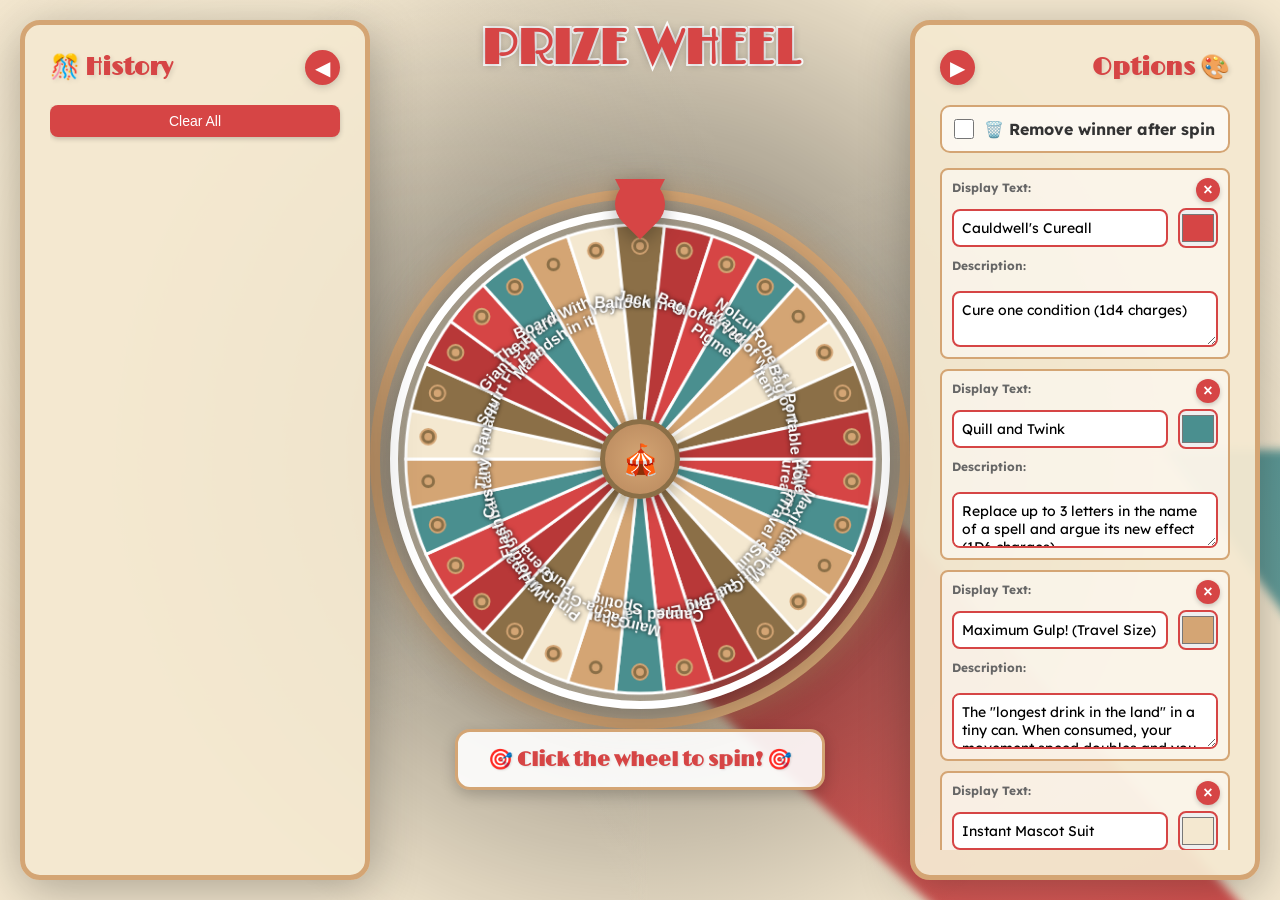
<file: prizewheel/index.html>
<!DOCTYPE html>
<html lang="en">
<head>
    <meta charset="UTF-8">
    <meta name="viewport" content="width=device-width, initial-scale=1.0">
    <title>🎪 Circus Wheel Spinner</title>
    <link rel="preconnect" href="https://fonts.googleapis.com">
    <link rel="preconnect" href="https://fonts.gstatic.com" crossorigin>
    <link href="https://fonts.googleapis.com/css2?family=Lexend:wght@400;700&family=Limelight&display=swap" rel="stylesheet">
    <style>
        * {
            margin: 0;
            padding: 0;
            box-sizing: border-box;
        }

        html, body {
            overflow: hidden;
            width: 100%;
            height: 100%;
        }

        @keyframes rotateBackground {
            from { transform: translate(-50%, -50%) rotate(0deg); }
            to { transform: translate(-50%, -50%) rotate(360deg); }
        }

        .page-title {
            font-family: 'Limelight', cursive;
            font-size: 48px;
            color: #d64545;
            text-align: center;
            margin: 0;
            padding: 20px 0;
            position: fixed;
            top: 0;
            left: 0;
            right: 0;
            z-index: 10;
            text-shadow: 0 0 8px rgba(0, 0, 0, 0.3);
            pointer-events: none;
            text-transform: uppercase;
            -webkit-text-stroke: 4px #ffffff;
            paint-order: stroke fill;
        }

        body {
            font-family: 'Lexend', sans-serif;
            background: #f4e8d0;
            height: 100vh;
            display: flex;
            justify-content: center;
            align-items: center;
            padding: 0;
            position: relative;
            --bg-left: 50%;
            --bg-top: 50%;
            --title-height: 88px;
        }

        body::before {
            content: '';
            position: fixed;
            left: var(--bg-left);
            top: var(--bg-top);
            width: 300vmax;
            height: 300vmax;
            background: repeating-conic-gradient(
                from 0deg,
                #d64545 0deg 6deg,
                #f4e8d0 6deg 12deg,
                #4a8f8f 12deg 18deg,
                #f4e8d0 18deg 24deg,
                #d64545 24deg 30deg,
                #f4e8d0 30deg 36deg,
                #4a8f8f 36deg 42deg,
                #f4e8d0 42deg 48deg
            );
            animation: rotateBackground 200s linear infinite;
            z-index: 0;
            pointer-events: none;
            transform-origin: center center;
            transition: left 0.3s ease, top 0.3s ease;
            filter: blur(5px);
        }
        body::after {
            content: '';
            position: fixed;
            top: 0;
            left: 0;
            width: 100%;
            height: 100%;
            background: 
                radial-gradient(circle at center, rgba(0, 0, 0, 0.6) 0%, transparent 70%),
                radial-gradient(circle at 20% 30%, rgba(244, 232, 208, 0.3) 0%, transparent 40%),
                radial-gradient(circle at 80% 70%, rgba(244, 232, 208, 0.3) 0%, transparent 40%);
            z-index: 1;
            pointer-events: none;
        }

        .container {
            display: flex;
            width: 100%;
            align-items: stretch;
            position: relative;
            z-index: 2;
            height: 100%;
            padding: 20px;
            justify-content: space-between;
        }

        .wheel-section {
            flex: 0 0 auto;
            display: flex;
            flex-direction: column;
            align-items: center;
            justify-content: center;
            position: fixed;
            top: calc(50% + var(--title-height) / 2);
            left: 50%;
            transform: translate(-50%, calc(-50% - 35px));
            pointer-events: none;
        }

        .wheel-container {
            position: relative;
            width: 500px;
            height: 500px;
            transition: transform 0.3s ease;
            pointer-events: auto;
        }

        .wheel-decoration {
            position: absolute;
            width: 540px;
            height: 540px;
            left: -20px;
            top: -20px;
            border: 10px solid #d4a574;
            border-radius: 50%;
            box-shadow: 0 0 30px rgba(212, 165, 116, 0.5),
                        inset 0 0 30px rgba(212, 165, 116, 0.3);
            animation: glow 2s ease-in-out infinite alternate;
        }

        @keyframes glow {
            from { box-shadow: 0 0 30px rgba(212, 165, 116, 0.5), inset 0 0 30px rgba(212, 165, 116, 0.3); }
            to { box-shadow: 0 0 50px rgba(212, 165, 116, 0.8), inset 0 0 50px rgba(212, 165, 116, 0.5); }
        }

        .wheel {
            width: 500px;
            height: 500px;
            border-radius: 50%;
            position: relative;
            transition: transform 4s cubic-bezier(0.25, 0.1, 0.25, 1);
            cursor: pointer;
            box-shadow: 0 10px 50px rgba(0, 0, 0, 0.3);
            border: 8px solid #fff;
        }

        .wheel.spinning {
            transition: transform 4s cubic-bezier(0.17, 0.67, 0.12, 0.99);
        }

        .wheel-center {
            position: absolute;
            width: 80px;
            height: 80px;
            background: radial-gradient(circle, #d4a574, #b8885d);
            border-radius: 50%;
            top: 50%;
            left: 50%;
            transform: translate(-50%, -50%);
            z-index: 10;
            border: 5px solid #8b6f47;
            box-shadow: 0 5px 20px rgba(0, 0, 0, 0.3);
            display: flex;
            align-items: center;
            justify-content: center;
            font-size: 30px;
            cursor: pointer;
        }

        .pointer {
            position: absolute;
            top: -30px;
            left: 50%;
            transform: translateX(-50%);
            width: 0;
            height: 0;
            border-left: 25px solid transparent;
            border-right: 25px solid transparent;
            border-top: 50px solid #d64545;
            z-index: 11;
            filter: drop-shadow(0 5px 10px rgba(0, 0, 0, 0.3));
        }

        .pointer::after {
            content: '';
            position: absolute;
            top: -50px;
            left: -25px;
            width: 50px;
            height: 50px;
            background: #d64545;
            border-radius: 50% 50% 50% 0;
            transform: rotate(-45deg);
        }

        .panel {
            background: rgba(244, 232, 208, 0.95);
            border-radius: 20px;
            padding: 25px;
            width: 350px;
            min-width: 350px;
            max-width: 350px;
            box-shadow: 0 10px 50px rgba(0, 0, 0, 0.3);
            border: 5px solid #d4a574;
            transition: all 0.3s ease;
            position: relative;
            z-index: 2;
            align-self: stretch;
            overflow: hidden;
            display: flex;
            flex-direction: column;
            flex-shrink: 0;
        }

        @media (max-width: 1300px) {
            .panel {
                position: fixed;
                top: 20px;
                bottom: 20px;
                height: auto;
                z-index: 100;
            }

            .left-panel {
                left: 20px;
            }

            #panel {
                right: 20px;
            }

            .panel.collapsed {
                position: fixed;
                z-index: 100;
            }

            .left-panel.collapsed {
                left: 20px;
                top: 20px;
            }

            #panel.collapsed {
                right: 20px;
                top: 20px;
            }

            .container {
                justify-content: center;
            }
        }

        .panel.collapsed {
            width: 70px;
            height: 70px;
            padding: 0;
            overflow: visible;
            min-width: 70px;
            flex-shrink: 0;
            align-self: flex-start;
            margin-top: 0;
            display: flex;
            align-items: center;
            justify-content: center;
            cursor: pointer;
            border-radius: 50%;
        }

        .panel.collapsed .toggle-btn {
            display: none;
        }

        .panel.collapsed::after {
            content: '🎨';
            font-size: 32px;
            position: absolute;
        }

        .left-panel.collapsed::after {
            content: '🎊';
        }

        .left-panel {
            order: -1;
        }

        .left-panel .panel-header {
            flex-direction: row-reverse;
        }

        .left-panel.collapsed .toggle-btn {
            transform: none;
        }

        /* Right panel mirrored - button on left, title on right */
        #panel .panel-header {
            flex-direction: row;
        }

        #panel .panel-header h2 {
            text-align: right;
            order: 2;
        }

        #panel .panel-header .toggle-btn {
            order: 1;
        }

        .panel-header {
            display: flex;
            justify-content: space-between;
            align-items: center;
            margin-bottom: 20px;
        }

        .panel-header h2 {
            color: #d64545;
            font-size: 24px;
            text-shadow: 2px 2px 4px rgba(0, 0, 0, 0.1);
            font-family: 'Limelight', cursive;
        }

        .toggle-btn {
            background: #d64545;
            color: white;
            border: none;
            width: 35px;
            height: 35px;
            border-radius: 50%;
            cursor: pointer;
            font-size: 20px;
            transition: all 0.3s ease;
            box-shadow: 0 2px 8px rgba(0, 0, 0, 0.2);
            flex-shrink: 0;
            min-width: 35px;
            min-height: 35px;
        }

        .toggle-btn:hover {
            background: #b83838;
            transform: scale(1.1);
        }

        .panel-content {
            transition: opacity 0.3s ease;
            flex: 1;
            overflow-y: auto;
            min-height: 0;
            margin-right: -15px;
            padding-right: 15px;
        }

        /* Custom scrollbar styling */
        .panel-content::-webkit-scrollbar {
            width: 10px;
        }

        .panel-content::-webkit-scrollbar-track {
            background: rgba(212, 165, 116, 0.2);
            border-radius: 10px;
        }

        .panel-content::-webkit-scrollbar-thumb {
            background: #d4a574;
            border-radius: 10px;
            border: 2px solid rgba(244, 232, 208, 0.95);
        }

        .panel-content::-webkit-scrollbar-thumb:hover {
            background: #b8885d;
        }

        /* Firefox scrollbar styling */
        .panel-content {
            scrollbar-width: thin;
            scrollbar-color: #d4a574 rgba(212, 165, 116, 0.2);
        }

        .panel.collapsed .panel-content {
            display: none;
        }

        .panel.collapsed h2 {
            display: none;
        }

        .options-list {
            margin-bottom: 15px;
        }

        .option-item {
            display: flex;
            gap: 10px;
            margin-bottom: 10px;
            align-items: flex-start;
            flex-direction: column;
            background: rgba(255, 255, 255, 0.5);
            padding: 10px;
            border-radius: 8px;
            border: 2px solid #d4a574;
            transition: all 0.3s ease;
            position: relative;
        }

        .option-item.inactive {
            background: rgba(150, 150, 150, 0.3);
            opacity: 0.6;
        }

        .option-item-row {
            display: flex;
            gap: 10px;
            width: 100%;
            align-items: center;
        }

        .option-item input[type="text"],
        .option-item textarea {
            flex: 1;
            padding: 8px;
            border: 2px solid #d64545;
            border-radius: 8px;
            font-size: 14px;
            background: white;
            font-family: inherit;
        }

        .option-item.inactive input[type="text"],
        .option-item.inactive textarea {
            background: #f0f0f0;
        }

        .option-item textarea {
            width: 100%;
            min-height: 50px;
            resize: vertical;
            margin-top: 5px;
        }

        .option-item input[type="color"] {
            width: 40px;
            height: 40px;
            border: 2px solid #d64545;
            border-radius: 8px;
            cursor: pointer;
        }

        .delete-btn {
            background: #d64545;
            color: white;
            border: none;
            width: 30px;
            height: 30px;
            border-radius: 50%;
            cursor: pointer;
            font-size: 18px;
            box-shadow: 0 2px 5px rgba(0, 0, 0, 0.2);
            transition: all 0.2s ease;
            display: flex;
            align-items: center;
            justify-content: center;
            line-height: 1;
            padding: 0;
        }

        .delete-btn:hover {
            background: #b83838;
            transform: scale(1.1);
        }

        .delete-btn-circle {
            background: #d64545;
            color: white;
            border: none;
            width: 24px;
            height: 24px;
            border-radius: 50%;
            cursor: pointer;
            font-size: 16px;
            font-weight: bold;
            box-shadow: 0 2px 5px rgba(0, 0, 0, 0.2);
            transition: all 0.2s ease;
            display: flex;
            align-items: center;
            justify-content: center;
            line-height: 1;
            padding: 0;
            position: absolute;
            top: 8px;
            right: 8px;
        }

        .delete-btn-circle:hover {
            background: #b83838;
            transform: scale(1.1);
        }

        .restore-btn {
            background: #4a8f8f;
            color: white;
            border: none;
            padding: 6px 12px;
            border-radius: 6px;
            cursor: pointer;
            font-size: 12px;
            font-weight: bold;
            box-shadow: 0 2px 5px rgba(0, 0, 0, 0.2);
        }

        .restore-btn:hover {
            background: #3a7373;
        }

        .btn {
            background: #d64545;
            color: white;
            border: none;
            padding: 12px 20px;
            border-radius: 10px;
            cursor: pointer;
            font-size: 16px;
            font-weight: bold;
            transition: all 0.3s ease;
            width: 100%;
            margin-bottom: 10px;
            box-shadow: 0 4px 10px rgba(0, 0, 0, 0.2);
        }

        .btn:hover {
            background: #b83838;
            transform: translateY(-2px);
            box-shadow: 0 6px 15px rgba(0, 0, 0, 0.3);
        }

        .textarea-input {
            width: 100%;
            min-height: 100px;
            padding: 10px;
            border: 2px solid #d64545;
            border-radius: 8px;
            font-family: monospace;
            font-size: 12px;
            margin-bottom: 10px;
            resize: vertical;
            background: white;
        }

        .modal {
            display: none;
            position: fixed;
            top: 0;
            left: 0;
            width: 100%;
            height: 100%;
            background: rgba(0, 0, 0, 0.7);
            z-index: 1000;
            justify-content: center;
            align-items: center;
        }

        .modal.show {
            display: flex;
        }

        .modal-content {
            background: #f4e8d0;
            padding: 40px;
            border-radius: 20px;
            text-align: center;
            max-width: 500px;
            border: 5px solid #d4a574;
            animation: modalPop 0.5s ease;
            box-shadow: 0 10px 50px rgba(0, 0, 0, 0.5);
        }

        @keyframes modalPop {
            0% { transform: scale(0); }
            50% { transform: scale(1.1); }
            100% { transform: scale(1); }
        }

        .modal-content h2 {
            color: #d64545;
            font-size: 32px;
            margin-bottom: 20px;
            text-shadow: 2px 2px 4px rgba(0, 0, 0, 0.1);
        }

        .modal-content .result {
            font-size: 28px;
            font-weight: bold;
            margin: 20px 0;
            padding: 20px;
            background: white;
            color: #333;
            border-radius: 15px;
            border: 3px solid #d4a574;
            box-shadow: inset 0 2px 10px rgba(0, 0, 0, 0.1);
        }

        .modal-content .description {
            font-size: 16px;
            margin: 15px 0;
            padding: 15px;
            background: rgba(255, 255, 255, 0.7);
            border-radius: 10px;
            color: #555;
            font-style: italic;
            border: 2px solid #d4a574;
        }

        .close-modal-btn {
            background: #d64545;
            color: white;
            border: none;
            padding: 15px 30px;
            border-radius: 10px;
            cursor: pointer;
            font-size: 18px;
            font-weight: bold;
            box-shadow: 0 4px 10px rgba(0, 0, 0, 0.2);
        }

        .close-modal-btn:hover {
            background: #b83838;
        }

        .history-header {
            margin-bottom: 15px;
        }

        .history-header h3 {
            color: #d64545;
            font-size: 20px;
            text-shadow: 1px 1px 2px rgba(0, 0, 0, 0.1);
            font-family: 'Limelight', cursive;
        }

        .history-toggle {
            background: #4a8f8f;
            color: white;
            border: none;
            padding: 8px 15px;
            border-radius: 8px;
            cursor: pointer;
            font-size: 14px;
            box-shadow: 0 2px 5px rgba(0, 0, 0, 0.2);
        }

        .history-toggle:hover {
            background: #3a7373;
        }

        .history-list {
            overflow-y: visible;
        }

        .history-list.show {
            display: block;
        }

        .history-item {
            padding: 12px;
            margin-bottom: 8px;
            background: white;
            border-radius: 8px;
            border-left: 4px solid #d64545;
            box-shadow: 0 2px 5px rgba(0, 0, 0, 0.1);
            cursor: pointer;
            transition: all 0.2s ease;
        }

        .history-item:hover {
            transform: translateX(5px);
            box-shadow: 0 3px 8px rgba(0, 0, 0, 0.2);
        }

        .history-item-text {
            font-weight: bold;
            color: #333;
            margin-bottom: 3px;
        }

        .history-item-time {
            font-size: 12px;
            color: #666;
        }

        .confetti {
            position: fixed;
            width: 15px;
            height: 15px;
            pointer-events: none;
            z-index: 999;
            border-radius: 3px;
        }

        @keyframes confettiExplode {
            0% {
                transform: translate(0, 0) rotate(0deg) scale(1);
                opacity: 1;
            }
            100% {
                /* Ease-out to 0 velocity - no gravity, just deceleration */
                transform: translate(var(--end-x), var(--end-y)) rotate(720deg) scale(0.5);
                opacity: 0;
            }
        }

        .spin-instruction {
            background: rgba(255, 255, 255, 0.9);
            padding: 15px 30px;
            border-radius: 15px;
            font-size: 20px;
            color: #d64545;
            font-weight: bold;
            border: 3px solid #d4a574;
            animation: pulse 2s ease-in-out infinite;
            box-shadow: 0 5px 15px rgba(0, 0, 0, 0.2);
            text-shadow: 1px 1px 2px rgba(0, 0, 0, 0.1);
            position: absolute;
            z-index: 2;
            top: 100%;
            left: 50%;
            margin-top: 20px;
            white-space: nowrap;
            transform: translateX(-50%) translateY(0);
            font-family: 'Limelight', cursive;
            pointer-events: auto;
        }

        @keyframes pulse {
            0%, 100% { transform: translateX(-50%) scale(1); }
            50% { transform: translateX(-50%) scale(1.05); }
        }

        .label-text {
            font-size: 12px;
            color: #666;
            margin-bottom: 3px;
            font-weight: bold;
        }

        /* Range slider styling */
        input[type="range"] {
            -webkit-appearance: none;
            appearance: none;
            height: 8px;
            background: linear-gradient(to right, #d4a574 0%, #d64545 100%);
            border-radius: 5px;
            outline: none;
        }

        input[type="range"]::-webkit-slider-thumb {
            -webkit-appearance: none;
            appearance: none;
            width: 20px;
            height: 20px;
            background: #d64545;
            border: 3px solid #d4a574;
            border-radius: 50%;
            cursor: pointer;
            box-shadow: 0 2px 5px rgba(0, 0, 0, 0.3);
        }

        input[type="range"]::-webkit-slider-thumb:hover {
            background: #b83838;
            transform: scale(1.1);
        }

        input[type="range"]::-moz-range-thumb {
            width: 20px;
            height: 20px;
            background: #d64545;
            border: 3px solid #d4a574;
            border-radius: 50%;
            cursor: pointer;
            box-shadow: 0 2px 5px rgba(0, 0, 0, 0.3);
        }

        input[type="range"]::-moz-range-thumb:hover {
            background: #b83838;
        }
    </style>
</head>
<body>
    <h1 class="page-title" id="pageTitle">Prize Wheel</h1>

    <div class="container">
        <div class="panel left-panel" id="historyPanel" onclick="if(this.classList.contains('collapsed')) toggleHistoryPanel()">
            <div class="panel-header">
                <button class="toggle-btn" onclick="event.stopPropagation(); toggleHistoryPanel()">◀</button>
                <h2>🎊 History</h2>
            </div>
            <div class="panel-content">
                <button class="history-toggle" onclick="clearHistory()" style="background: #d64545; width: 100%; margin-bottom: 15px;">Clear All</button>
                <div class="history-list show" id="historyList"></div>
            </div>
        </div>

        <div class="wheel-section">
            <div class="wheel-container">
                <div class="wheel-decoration"></div>
                <div class="pointer"></div>
                <canvas id="wheelCanvas" width="500" height="500" class="wheel"></canvas>
                <div class="wheel-center">🎪</div>
                <div class="spin-instruction">🎯 Click the wheel to spin! 🎯</div>
            </div>
        </div>

        <div class="panel" id="panel" onclick="if(this.classList.contains('collapsed')) togglePanel()">
            <div class="panel-header">
                <h2>Options 🎨</h2>
                <button class="toggle-btn" onclick="event.stopPropagation(); togglePanel()">▶</button>
            </div>
            <div class="panel-content">
                <div style="background: rgba(255, 255, 255, 0.7); padding: 12px; border-radius: 10px; margin-bottom: 15px; border: 2px solid #d4a574;" id="toggleContainer">
                    <label style="display: flex; align-items: center; gap: 10px; cursor: pointer; color: #333; font-weight: bold;">
                        <input type="checkbox" id="removeWinnerToggle" onchange="updateToggleStyle()" style="width: 20px; height: 20px; cursor: pointer;">
                        <span>🗑️ Remove winner after spin</span>
                    </label>
                </div>
                <div class="options-list" id="optionsList"></div>
                <button class="btn" onclick="addOption()">➕ Add Option</button>
                <button class="btn" onclick="refreshWheel()" style="background: #8b6f47;">🔄 Refresh Wheel</button>
                
                <hr style="margin: 20px 0; border: 1px solid #ddd;">
                
                <h3 style="color: #d64545; margin-bottom: 10px; font-family: 'Limelight', cursive;">📝 Title</h3>
                <input type="text" id="titleInput" value="Prize Wheel" 
                       oninput="updateTitle(this.value)" 
                       style="width: 100%; padding: 10px; border: 2px solid #d64545; border-radius: 8px; font-size: 16px; margin-bottom: 10px;">
                
                <hr style="margin: 20px 0; border: 1px solid #ddd;">
                
                <h3 style="color: #d64545; margin-bottom: 10px; font-family: 'Limelight', cursive;">🎯 Wheel Scale</h3>
                <div style="display: flex; align-items: center; gap: 10px; margin-bottom: 10px;">
                    <input type="range" id="wheelScale" min="0.5" max="1.5" step="0.05" value="1.3" 
                           style="flex: 1; cursor: pointer;" oninput="updateWheelScale(this.value)">
                    <span id="scaleValue" style="font-weight: bold; color: #d64545; min-width: 45px;">100%</span>
                </div>
                
                <hr style="margin: 20px 0; border: 1px solid #ddd;">
                
                <h3 style="color: #d64545; margin-bottom: 10px; font-family: 'Limelight', cursive;">📋 Bulk Import</h3>
                <textarea class="textarea-input" id="bulkInput" placeholder="Paste options here (one per line):
Display Text|#HEX|Description
Prize 1|#d64545|A wonderful first prize!
Prize 2|#4a8f8f|An amazing second prize!"></textarea>
                <button class="btn" onclick="importOptions()">📥 Import</button>
                
                <button class="btn" onclick="copyOptions()" style="background: #4a8f8f;">📄 Copy All Options</button>
                
                <hr style="margin: 20px 0; border: 1px solid #ddd;">
                
                <h3 style="color: #d64545; margin-bottom: 10px; font-family: 'Limelight', cursive;">🎪 Other Wheels</h3>
                <a href="../punishmentwheel/" class="btn" style="display: block; text-align: center; text-decoration: none; margin-bottom: 10px;">⚡ Punishment Wheel</a>
                <a href="../challengewheel/" class="btn" style="display: block; text-align: center; text-decoration: none;">🏆 Challenge Wheel</a>
                <a href="../oddsorevens/" class="btn" style="display: block; text-align: center; text-decoration: none;">❓ Try your luck</a>
            </div>
        </div>
    </div>

    <div class="modal" id="resultModal">
        <div class="modal-content">
            <h2>🎉 Winner! 🎉</h2>
            <div class="result" id="resultText"></div>
            <div class="description" id="resultDescription"></div>
            <button class="close-modal-btn" onclick="closeModal()">Close</button>
        </div>
    </div>
<!-- ================================================= OPTIONS========================================================================== -->
    <script>
        let options = [
            { text: 'Cauldwell\'s Cureall', description: 'Cure one condition (1d4 charges)', color: '#d64545', disabled: false },
            { text: 'Quill and Twink', description: 'Replace up to 3 letters in the name of a spell and argue its new effect (1D6 charges)', color: '#4a8f8f', disabled: false },
            { text: 'Maximum Gulp! (Travel Size)', description: 'The "longest drink in the land" in a tiny can. When consumed, your movement speed doubles and you can take an additional Action on your turn, but you take 1d10 psychic damage from the brain freeze. 1d6 charges.', color: '#d4a574', disabled: false },
            { text: 'Instant Mascot Suit', description: 'As a bonus action, squeeze the ball of fur to turn into a mascot costume you describe. Disadvantage on stealth, advantage to charisma checks.', color: '#f4e8d0', disabled: false },
            { text: 'Cut! Rerol!', description: 'A silver-plated megaphone that lets you shout over the narrative. You can use a free action to force any creature you can see to reroll a D20 (2 charges).', color: '#8b6f47', disabled: false },
            { text: 'Cut!Switch!', description: 'A gold-plated megaphone that lets you shout over the narrative. You can use a free action to force any creature you can see to undo an action or decision and make a new, thematically different one.', color: '#b83838', disabled: false },
            { text: 'Big Eraser', description: 'A giant, pink rubber block. Use an action to touch a creature or object; you erase it from existence. If the creature has over 20HP, it reappears after a minute. (2 charges)', color: '#d64545', disabled: false },
            { text: 'Canned Laughter', description: 'Use an action to play a laugh track and switch the audience opinion in your favour. Say what you want the audience to do for you (GM will decide on final effect) (2 charges)', color: '#4a8f8f', disabled: false },
            { text: 'Main Character Spotlight', description: 'Flick the switch to turn on a spotlight centered on yourself for 1 minute. While active, you have the audience\'s full attention. Other players will not receive cheer tokens or punishment wheel spins for their actions, but you will receive double for yours. (1 charge)', color: '#d4a574', disabled: false },
            { text: 'Gacha-Grenade', description: 'A mysterious, shaking sphere. When thrown, roll a d6: 1-2: it explodes into 1d100 gold pieces; 3-4: it releases a Hostile Swarm of Bees; 5-6: it transforms into a Random Magic Item', color: '#f4e8d0', disabled: false },
            { text: 'Pinch and a Punch', description: 'At ANY TIME pinch & punch one character for 2D6 piercing and 4D6 bludgeoning (single use)', color: '#8b6f47', disabled: false },
            { text: 'Wildmagic Grenade', description: 'Throw as bonus action up to 40ft, wildmagic surge on landing, 1D6 grenades.', color: '#b83838', disabled: false },
            { text: 'Hotdiggitydog', description: 'A stick of dynamite dipped in batter. You can eat it to restore 4d4+4 HP, or light the fuse and throw it as an action (30/60ft) to deal 8d6 fire damage in a 20ft radius.', color: '#d64545', disabled: false },
            { text: 'Flashbangpop', description: 'A confetti popper, activate as an action, DC18 con save, stuns enemy (con save at end of each turn) and deals 2D10 thunder damage.', color: '#4a8f8f', disabled: false },
            { text: 'Custard Pie', description: 'A tin filled with custard. Ranged weapon attack (20/60ft); on a hit, the target is Blinded until they use an action to wipe their face. While blinded, all damage against them is funny. (1D4 pies)', color: '#d4a574', disabled: false },
            { text: 'Tiny Tricycle', description: 'A little tricycle you can ride around on. Speed 50ft. If you take damage, you must pass a DC 15 Acrobatics check or be thrown 10ft and knocked Prone.', color: '#f4e8d0', disabled: false },
            { text: 'Banana Peel', description: 'As a bonus action, throw into a space within 30ft. The first creature to enter the square must succeed on a DC 17 Dexterity save or fall Prone, sliding 10ft in the direction they were moving and taking 1D10+5 funny damage. (3 peels).', color: '#8b6f47', disabled: false },
            { text: 'Squirt Flower', description: 'A flower on your lapel. Ranged attack 10ft, 2D10 acid damage, reduces worn armour AC by 1. (1d6 uses)', color: '#b83838', disabled: false },
            { text: 'Giant Squeaky Mallet', description: 'A massive inflatable hammer. Strength weapon. Deals 2d12 funny damage on a hit and makes a loud honk; however, if you roll a 1 on the attack, the hammer pops, dealing 1d10 thunder damage to you and becoming useless.', color: '#d64545', disabled: false },
            { text: 'The Prankster\'s Handshake', description: 'A glove with a hidden high-voltage coil. It functions as a melee weapon that deals 3d8 lightning damage and the target must succeed on a DC 15 Constitution save or be Stunned until the start of your next turn (3 charges). If the attack misses, you instead take 1d8 lightning damage', color: '#4a8f8f', disabled: false },
            { text: 'Board With a Nail in it', description: 'Slam on an enemy\'s foot. Mele attack 5ft, 1D10 damage, reduce speed by 5ft (repeatable)', color: '#d4a574', disabled: false },
            { text: 'Yoyo', description: 'Melee attack(dex) 10ft, 1D10 bludgeoning, DC15 grapple (save at end of turn). While grappled: Walk the dog - 1D10 funny damage', color: '#f4e8d0', disabled: false },
            { text: 'Balloon Dog', description: 'A balloon animal that comes to life. It has the stats of a Wolf but has exactly 1 HP. If it takes any damage, it pops with a loud bang that deals 6d6 thunder damage in a 10ft radius. Follows commands on your turn and uses your movement to move.', color: '#8b6f47', disabled: false },
            { text: 'Jack in the Box', description: 'A box with a little guy in it. He might give you advice if you ask', color: '#b83838', disabled: false },
            { text: 'Bag of Beans', description: 'Look it up', color: '#d64545', disabled: false },
            { text: 'Nolzur\'s Marvelous Pigments', description: 'Look it up', color: '#4a8f8f', disabled: false },
            { text: 'wand of wonder', description: 'Look it up', color: '#d4a574', disabled: false },
            { text: 'Robe of Useful Items', description: 'Look it up', color: '#f4e8d0', disabled: false },
            { text: 'Bag of Tricks', description: 'Look it up', color: '#8b6f47', disabled: false },
            { text: 'Portable Hole', description: 'Look it up', color: '#b83838', disabled: false },
            
        ];

        let isSpinning = false;
        let history = [];
        let currentWinner = null; // Store the current winner for delayed removal
        const canvas = document.getElementById('wheelCanvas');
        const ctx = canvas.getContext('2d');
        let currentRotation = 0;
        
        // Audio context for tick sounds
        const AudioContext = window.AudioContext || window.webkitAudioContext;
        const audioContext = new AudioContext();
        
        function playTick() {
            const oscillator = audioContext.createOscillator();
            const gainNode = audioContext.createGain();
            
            oscillator.connect(gainNode);
            gainNode.connect(audioContext.destination);
            
            oscillator.frequency.value = 800;
            oscillator.type = 'square';
            
            gainNode.gain.setValueAtTime(0.3, audioContext.currentTime);
            gainNode.gain.exponentialRampToValueAtTime(0.01, audioContext.currentTime + 0.1);
            
            oscillator.start(audioContext.currentTime);
            oscillator.stop(audioContext.currentTime + 0.1);
        }

        function drawWheel() {
            ctx.save();
            ctx.clearRect(0, 0, canvas.width, canvas.height);
            
            const enabledOptions = options.filter(o => !o.disabled);
            
            if (enabledOptions.length === 0) {
                ctx.fillStyle = '#f4e8d0';
                ctx.beginPath();
                ctx.arc(250, 250, 242, 0, Math.PI * 2);
                ctx.fill();
                ctx.fillStyle = '#d64545';
                ctx.font = 'bold 20px Arial';
                ctx.textAlign = 'center';
                ctx.fillText('No active options!', 250, 240);
                ctx.font = '16px Arial';
                ctx.fillText('Add options or refresh wheel', 250, 265);
                ctx.restore();
                return;
            }

            ctx.translate(250, 250);
            ctx.rotate(currentRotation);
            ctx.translate(-250, -250);

            const arc = (Math.PI * 2) / enabledOptions.length;
            
            enabledOptions.forEach((option, index) => {
                const angle = index * arc;
                
                // Draw segment
                ctx.beginPath();
                ctx.fillStyle = option.color;
                ctx.moveTo(250, 250);
                ctx.arc(250, 250, 242, angle, angle + arc);
                ctx.lineTo(250, 250);
                ctx.fill();
                
                // Segment border
                ctx.strokeStyle = '#fff';
                ctx.lineWidth = 3;
                ctx.stroke();
                
                // Draw text
                ctx.save();
                ctx.fillStyle = '#fff';
                ctx.font = 'bold 16px Lexend, Arial, sans-serif';
                ctx.textAlign = 'center';
                ctx.textBaseline = 'middle';
                
                // Add soft shadow for text (no offset - creates glow effect)
                ctx.shadowColor = 'rgba(0, 0, 0, 0.8)';
                ctx.shadowBlur = 4;
                ctx.shadowOffsetX = 0;
                ctx.shadowOffsetY = 0;
                
                const textAngle = angle + arc / 2;
                const textRadius = 160;
                const x = 250 + Math.cos(textAngle) * textRadius;
                const y = 250 + Math.sin(textAngle) * textRadius;
                
                ctx.translate(x, y);
                ctx.rotate(textAngle + Math.PI / 2);
                
                // Wrap text to multiple lines
                const maxWidth = 140; // Maximum width for text
                const words = option.text.split(' ');
                const lines = [];
                let currentLine = words[0];
                
                for (let i = 1; i < words.length; i++) {
                    const testLine = currentLine + ' ' + words[i];
                    const metrics = ctx.measureText(testLine);
                    if (metrics.width > maxWidth) {
                        lines.push(currentLine);
                        currentLine = words[i];
                    } else {
                        currentLine = testLine;
                    }
                }
                lines.push(currentLine);
                
                // Draw each line with appropriate spacing
                const lineHeight = 18;
                const totalHeight = lines.length * lineHeight;
                const startY = -(totalHeight / 2) + (lineHeight / 2);
                
                lines.forEach((line, i) => {
                    const yPos = startY + (i * lineHeight);
                    ctx.fillText(line, 0, yPos);
                });
                
                ctx.restore();
                
                // Draw pin/circle
                const pinAngle = angle + arc / 2;
                const pinRadius = 220;
                const pinX = 250 + Math.cos(pinAngle) * pinRadius;
                const pinY = 250 + Math.sin(pinAngle) * pinRadius;
                
                ctx.beginPath();
                ctx.arc(pinX, pinY, 8, 0, Math.PI * 2);
                ctx.fillStyle = '#8b6f47';
                ctx.fill();
                ctx.strokeStyle = '#d4a574';
                ctx.lineWidth = 2;
                ctx.stroke();
                
                // Inner circle on pin
                ctx.beginPath();
                ctx.arc(pinX, pinY, 4, 0, Math.PI * 2);
                ctx.fillStyle = '#d4a574';
                ctx.fill();
            });
            
            ctx.restore();
        }

        function renderOptions() {
            const list = document.getElementById('optionsList');
            list.innerHTML = '';
            
            options.forEach((option, index) => {
                const div = document.createElement('div');
                div.className = 'option-item' + (option.disabled ? ' inactive' : '');
                
                const restoreButton = option.disabled ? `<button class="restore-btn" onclick="restoreOption(${index})">↩️ Restore</button>` : '';
                const statusLabel = option.disabled ? '<div style="color: #888; font-size: 11px; font-weight: bold;">REMOVED FROM WHEEL</div>' : '';
                
                div.innerHTML = `
                    <button class="delete-btn-circle" onclick="deleteOption(${index})">×</button>
                    ${statusLabel}
                    <div class="label-text">Display Text:</div>
                    <div class="option-item-row">
                        <input type="text" value="${option.text}" onchange="updateOption(${index}, this.value, null, null)" ${option.disabled ? 'disabled' : ''}>
                        <input type="color" value="${option.color}" onchange="updateOption(${index}, null, this.value, null)" ${option.disabled ? 'disabled' : ''}>
                        ${restoreButton}
                    </div>
                    <div class="label-text">Description:</div>
                    <textarea onchange="updateOption(${index}, null, null, this.value)" ${option.disabled ? 'disabled' : ''}>${option.description || ''}</textarea>
                `;
                list.appendChild(div);
            });
            
            drawWheel();
        }

        function addOption() {
            options.push({ 
                text: `Prize ${options.length + 1}`,
                description: 'Enter a description for this prize...',
                color: '#' + Math.floor(Math.random()*16777215).toString(16),
                disabled: false
            });
            renderOptions();
        }

        function restoreOption(index) {
            options[index].disabled = false;
            renderOptions();
        }

        function refreshWheel() {
            options.forEach(option => option.disabled = false);
            renderOptions();
        }

        function updateToggleStyle() {
            const toggle = document.getElementById('removeWinnerToggle');
            const container = document.getElementById('toggleContainer');
            
            if (toggle.checked) {
                container.style.background = 'rgba(214, 69, 69, 0.2)';
                container.style.borderColor = '#d64545';
                container.style.borderWidth = '3px';
            } else {
                container.style.background = 'rgba(255, 255, 255, 0.7)';
                container.style.borderColor = '#d4a574';
                container.style.borderWidth = '2px';
            }
        }

        function updateWheelScale(value) {
            const wheelContainer = document.querySelector('.wheel-container');
            const wheelSection = document.querySelector('.wheel-section');
            const scaleDisplay = document.getElementById('scaleValue');
            const canvas = document.getElementById('wheelCanvas');
            
            // Update scale
            wheelContainer.style.transform = `scale(${value})`;
            
            // Update canvas resolution for crisp rendering at any scale
            // Use device pixel ratio and scale factor for high quality
            const dpr = window.devicePixelRatio || 1;
            const scaleFactor = value * dpr;
            
            canvas.width = 500 * scaleFactor;
            canvas.height = 500 * scaleFactor;
            
            // Scale context to match
            ctx.scale(scaleFactor, scaleFactor);
            
            // Redraw with new resolution
            drawWheel();
            
            // Update display percentage
            scaleDisplay.textContent = Math.round(value * 100) + '%';
            
            // Update background position after scale change
            setTimeout(updateBackgroundPosition, 50);
        }

        function updateTitle(value) {
            document.getElementById('pageTitle').textContent = value || 'Prize Wheel';
        }

        function updateOption(index, text, color, description) {
            if (text !== null) options[index].text = text;
            if (color !== null) options[index].color = color;
            if (description !== null) options[index].description = description;
            drawWheel();
        }

        function deleteOption(index) {
            options.splice(index, 1);
            renderOptions();
        }

        function togglePanel() {
            const panel = document.getElementById('panel');
            const historyPanel = document.getElementById('historyPanel');
            const isCurrentlyCollapsed = panel.classList.contains('collapsed');
            
            // Calculate if panels would overlap: 2 panels (350px each) + wheel (500px) + gaps (60px margins) + padding (40px) = 1300px
            // But panels overlay at 1300px, so they only truly overlap when screen is narrower than both panels combined
            const panelsWouldOverlap = window.innerWidth < 800; // 2 * 350px + some margin
            
            // On very narrow screens where panels overlap, collapse the other panel when opening this one
            if (isCurrentlyCollapsed && panelsWouldOverlap) {
                if (!historyPanel.classList.contains('collapsed')) {
                    historyPanel.classList.add('collapsed');
                }
            }
            
            panel.classList.toggle('collapsed');
            const btn = panel.querySelector('.toggle-btn');
            btn.textContent = panel.classList.contains('collapsed') ? '◀' : '▶';
            setTimeout(updateBackgroundPosition, 350);
        }

        function copyOptions() {
            const text = options.map(o => {
                const desc = o.description || '';
                return `${o.text}|${o.color}|${desc}`;
            }).join('\n');
            
            // Fallback method using textarea
            const textarea = document.createElement('textarea');
            textarea.value = text;
            textarea.style.position = 'fixed';
            textarea.style.left = '-9999px';
            document.body.appendChild(textarea);
            textarea.select();
            
            try {
                const successful = document.execCommand('copy');
                if (successful) {
                    alert('✅ Options copied to clipboard!');
                } else {
                    alert('❌ Failed to copy. Please try manually selecting the text.');
                }
            } catch (err) {
                console.error('Failed to copy:', err);
                alert('❌ Failed to copy. Please try manually selecting the text.');
            } finally {
                document.body.removeChild(textarea);
            }
        }

        function importOptions() {
            const input = document.getElementById('bulkInput').value.trim();
            if (!input) return;
            
            const lines = input.split('\n');
            const newOptions = [];
            
            lines.forEach(line => {
                const parts = line.split('|');
                if (parts.length >= 1 && parts[0].trim()) {
                    newOptions.push({
                        text: parts[0].trim(),
                        color: parts.length >= 2 && parts[1].trim() ? parts[1].trim() : '#' + Math.floor(Math.random()*16777215).toString(16),
                        description: parts.length >= 3 ? parts[2].trim() : '',
                        disabled: false
                    });
                }
            });
            
            if (newOptions.length > 0) {
                options = newOptions;
                renderOptions();
                document.getElementById('bulkInput').value = '';
            }
        }

        function spinWheel() {
            const enabledOptions = options.filter(o => !o.disabled);
            if (isSpinning || enabledOptions.length === 0) return;
            
            // Resume audio context on user interaction
            if (audioContext.state === 'suspended') {
                audioContext.resume();
            }
            
            isSpinning = true;
            canvas.style.pointerEvents = 'none';
            
            const spins = 5 + Math.random() * 3;
            const randomAngle = Math.random() * Math.PI * 2;
            const targetRotation = currentRotation + (spins * Math.PI * 2) + randomAngle;
            
            const startTime = Date.now();
            const duration = 4000;
            const startRotation = currentRotation;
            
            let lastPinIndex = -1;
            
            function animate() {
                const elapsed = Date.now() - startTime;
                const progress = Math.min(elapsed / duration, 1);
                
                // Easing function for deceleration
                const eased = 1 - Math.pow(1 - progress, 3);
                currentRotation = startRotation + (targetRotation - startRotation) * eased;
                
                drawWheel();
                
                // Check for pin passing
                const enabledOptions = options.filter(o => !o.disabled);
                const arc = (Math.PI * 2) / enabledOptions.length;
                const normalizedRotation = (currentRotation % (Math.PI * 2) + Math.PI * 2) % (Math.PI * 2);
                const currentPinIndex = Math.floor(normalizedRotation / arc);
                
                if (currentPinIndex !== lastPinIndex && progress < 0.95) {
                    playTick();
                    lastPinIndex = currentPinIndex;
                }
                
                if (progress < 1) {
                    requestAnimationFrame(animate);
                } else {
                    // Get enabled options for winner calculation
                    const enabledOptions = options.filter(o => !o.disabled);
                    
                    // Determine winner - the segment at the top (where the pointer is)
                    const arc = (Math.PI * 2) / enabledOptions.length;
                    
                    // Normalize the rotation to 0-2π
                    let normalizedRotation = currentRotation % (Math.PI * 2);
                    if (normalizedRotation < 0) normalizedRotation += Math.PI * 2;
                    
                    // The pointer is at the top (270° or 3π/2 in our coordinate system)
                    const pointerAngle = Math.PI * 1.5; // Top of wheel (270°)
                    
                    // Find which segment's range includes the pointer position
                    let angleAtPointer = (pointerAngle - normalizedRotation) % (Math.PI * 2);
                    if (angleAtPointer < 0) angleAtPointer += Math.PI * 2;
                    
                    // Find which segment this angle falls into
                    const selectedIndex = Math.floor(angleAtPointer / arc) % enabledOptions.length;
                    const winner = enabledOptions[selectedIndex];
                    
                    // Store winner for potential removal when modal closes
                    currentWinner = winner;
                    
                    showResult(winner);
                    createConfetti();
                    addToHistory(winner);
                    
                    isSpinning = false;
                    canvas.style.pointerEvents = 'auto';
                }
            }
            
            animate();
        }

        function showResult(winner) {
            document.getElementById('resultText').textContent = winner.text;
            document.getElementById('resultText').style.borderColor = winner.color;
            const descriptionEl = document.getElementById('resultDescription');
            if (winner.description) {
                descriptionEl.textContent = winner.description;
                descriptionEl.style.display = 'block';
            } else {
                descriptionEl.style.display = 'none';
            }
            document.getElementById('resultModal').classList.add('show');
        }

        function closeModal() {
            document.getElementById('resultModal').classList.remove('show');
            
            // Check if we should remove the winner now that modal is closed
            const removeWinnerToggle = document.getElementById('removeWinnerToggle');
            
            if (removeWinnerToggle && removeWinnerToggle.checked && currentWinner) {
                // Find the winner in the full options array and mark as disabled
                const fullIndex = options.findIndex(opt => 
                    opt.text === currentWinner.text && 
                    opt.color === currentWinner.color && 
                    opt.description === currentWinner.description
                );
                
                if (fullIndex !== -1) {
                    options[fullIndex].disabled = true;
                    
                    // Re-render the options list
                    renderOptions();
                }
            }
            
            // Clear current winner
            currentWinner = null;
        }

        function createConfetti() {
            const colors = [
                '#d64545', '#4a8f8f', '#d4a574', '#f4e8d0', '#8b6f47', '#b83838',
                '#ff6b9d', '#ffd93d', '#6bcf7f', '#4d96ff', '#c44dff', '#ff5722',
                '#00bcd4', '#ffeb3b', '#e91e63', '#9c27b0', '#ff9800', '#4caf50'
            ];
            
            for (let i = 0; i < 100; i++) {
                setTimeout(() => {
                    const confetti = document.createElement('div');
                    confetti.className = 'confetti';
                    
                    // Start from center of screen
                    const centerX = window.innerWidth / 2;
                    const centerY = window.innerHeight / 2;
                    
                    // Random angle in all directions (0 to 360 degrees)
                    const angle = Math.random() * Math.PI * 2;
                    const velocity = 1100; // Fixed velocity in all directions
                    
                    // Calculate end positions
                    const endX = Math.cos(angle) * velocity;
                    const endY = Math.sin(angle) * velocity;
                    
                    confetti.style.left = centerX + 'px';
                    confetti.style.top = centerY + 'px';
                    confetti.style.background = colors[Math.floor(Math.random() * colors.length)];
                    
                    // Set CSS custom properties for animation
                    confetti.style.setProperty('--end-x', endX + 'px');
                    confetti.style.setProperty('--end-y', endY + 'px');
                    
                    // Ease-out animation - starts fast at 1100px, gradually slows to 0
                    confetti.style.animation = `confettiExplode ${1.5 + Math.random() * 1}s ease-out forwards`;
                    confetti.style.animationDelay = Math.random() * 0.1 + 's';
                    document.body.appendChild(confetti);
                    
                    setTimeout(() => confetti.remove(), 4000);
                }, i * 8);
            }
        }

        function addToHistory(winner) {
            const time = new Date().toLocaleTimeString();
            history.unshift({ text: winner.text, color: winner.color, description: winner.description, time });
            updateHistoryDisplay();
        }

        function updateHistoryDisplay() {
            const list = document.getElementById('historyList');
            list.innerHTML = history.map((item, index) => `
                <div class="history-item" style="border-left-color: ${item.color}" onclick="showHistoryItem(${index})">
                    <div class="history-item-text">${item.text}</div>
                    <div class="history-item-time">${item.time}</div>
                </div>
            `).join('');
        }

        function showHistoryItem(index) {
            const item = history[index];
            showResult(item);
        }

        function toggleHistoryPanel() {
            const panel = document.getElementById('panel');
            const historyPanel = document.getElementById('historyPanel');
            const isCurrentlyCollapsed = historyPanel.classList.contains('collapsed');
            
            // Calculate if panels would overlap
            const panelsWouldOverlap = window.innerWidth < 800; // 2 * 350px + some margin
            
            // On very narrow screens where panels overlap, collapse the other panel when opening this one
            if (isCurrentlyCollapsed && panelsWouldOverlap) {
                if (!panel.classList.contains('collapsed')) {
                    panel.classList.add('collapsed');
                }
            }
            
            historyPanel.classList.toggle('collapsed');
            const btn = historyPanel.querySelector('.toggle-btn');
            btn.textContent = historyPanel.classList.contains('collapsed') ? '▶' : '◀';
            setTimeout(updateBackgroundPosition, 350);
        }

        function clearHistory() {
            history = [];
            updateHistoryDisplay();
        }

        canvas.addEventListener('click', spinWheel);
        document.querySelector('.wheel-center').addEventListener('click', spinWheel);

        // Function to center background on wheel
        function updateBackgroundPosition() {
            const wheelContainer = document.querySelector('.wheel-container');
            const rect = wheelContainer.getBoundingClientRect();
            const centerX = rect.left + rect.width / 2;
            const centerY = rect.top + rect.height / 2;
            
            document.documentElement.style.setProperty('--bg-left', centerX + 'px');
            document.documentElement.style.setProperty('--bg-top', centerY + 'px');
        }

        // Update background position on load and resize
        window.addEventListener('load', updateBackgroundPosition);
        window.addEventListener('resize', updateBackgroundPosition);
        
        // Handle window resize to prioritize options panel on narrow screens
        window.addEventListener('resize', () => {
            const panel = document.getElementById('panel');
            const historyPanel = document.getElementById('historyPanel');
            
            // If panels would overlap and both panels are open, collapse history panel
            const panelsWouldOverlap = window.innerWidth < 800;
            if (panelsWouldOverlap) {
                if (!panel.classList.contains('collapsed') && !historyPanel.classList.contains('collapsed')) {
                    historyPanel.classList.add('collapsed');
                }
            }
        });
        
        // Call immediately
        updateBackgroundPosition();

        // Initialize canvas with high resolution
        const dpr = window.devicePixelRatio || 1;
        canvas.width = 500 * dpr;
        canvas.height = 500 * dpr;
        ctx.scale(dpr, dpr);

        renderOptions();
    </script>
</body>
</html>
</file>
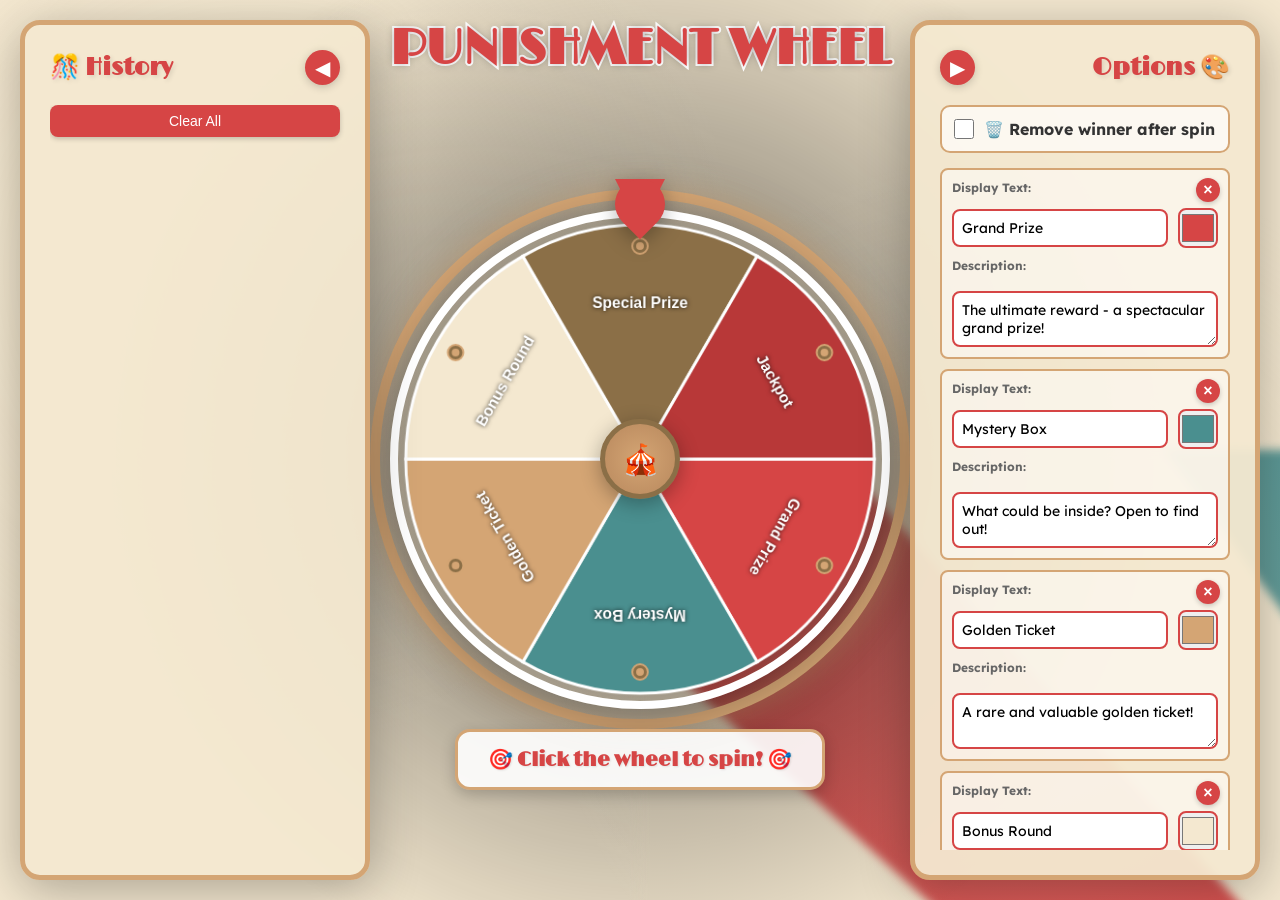
<file: punishmentfeel/index.html>
<!DOCTYPE html>
<html lang="en">
<head>
    <meta charset="UTF-8">
    <meta name="viewport" content="width=device-width, initial-scale=1.0">
    <title>🎪 Circus Wheel Spinner</title>
    <link rel="preconnect" href="https://fonts.googleapis.com">
    <link rel="preconnect" href="https://fonts.gstatic.com" crossorigin>
    <link href="https://fonts.googleapis.com/css2?family=Lexend:wght@400;700&family=Limelight&display=swap" rel="stylesheet">
    <style>
        * {
            margin: 0;
            padding: 0;
            box-sizing: border-box;
        }

        html, body {
            overflow: hidden;
            width: 100%;
            height: 100%;
        }

        @keyframes rotateBackground {
            from { transform: translate(-50%, -50%) rotate(0deg); }
            to { transform: translate(-50%, -50%) rotate(360deg); }
        }

        .page-title {
            font-family: 'Limelight', cursive;
            font-size: 48px;
            color: #d64545;
            text-align: center;
            margin: 0;
            padding: 20px 0;
            position: fixed;
            top: 0;
            left: 0;
            right: 0;
            z-index: 10;
            text-shadow: 0 0 8px rgba(0, 0, 0, 0.3);
            pointer-events: none;
            text-transform: uppercase;
            -webkit-text-stroke: 4px #ffffff;
            paint-order: stroke fill;
        }

        body {
            font-family: 'Lexend', sans-serif;
            background: #f4e8d0;
            height: 100vh;
            display: flex;
            justify-content: center;
            align-items: center;
            padding: 0;
            position: relative;
            --bg-left: 50%;
            --bg-top: 50%;
            --title-height: 88px;
        }

        body::before {
            content: '';
            position: fixed;
            left: var(--bg-left);
            top: var(--bg-top);
            width: 300vmax;
            height: 300vmax;
            background: repeating-conic-gradient(
                from 0deg,
                #d64545 0deg 6deg,
                #f4e8d0 6deg 12deg,
                #4a8f8f 12deg 18deg,
                #f4e8d0 18deg 24deg,
                #d64545 24deg 30deg,
                #f4e8d0 30deg 36deg,
                #4a8f8f 36deg 42deg,
                #f4e8d0 42deg 48deg
            );
            animation: rotateBackground 200s linear infinite;
            z-index: 0;
            pointer-events: none;
            transform-origin: center center;
            transition: left 0.3s ease, top 0.3s ease;
            filter: blur(5px);
        }
        body::after {
            content: '';
            position: fixed;
            top: 0;
            left: 0;
            width: 100%;
            height: 100%;
            background: 
                radial-gradient(circle at center, rgba(0, 0, 0, 0.6) 0%, transparent 70%),
                radial-gradient(circle at 20% 30%, rgba(244, 232, 208, 0.3) 0%, transparent 40%),
                radial-gradient(circle at 80% 70%, rgba(244, 232, 208, 0.3) 0%, transparent 40%);
            z-index: 1;
            pointer-events: none;
        }

        .container {
            display: flex;
            width: 100%;
            align-items: stretch;
            position: relative;
            z-index: 2;
            height: 100%;
            padding: 20px;
            justify-content: space-between;
        }

        .wheel-section {
            flex: 0 0 auto;
            display: flex;
            flex-direction: column;
            align-items: center;
            justify-content: center;
            position: fixed;
            top: calc(50% + var(--title-height) / 2);
            left: 50%;
            transform: translate(-50%, calc(-50% - 35px));
            pointer-events: none;
        }

        .wheel-container {
            position: relative;
            width: 500px;
            height: 500px;
            transition: transform 0.3s ease;
            pointer-events: auto;
        }

        .wheel-decoration {
            position: absolute;
            width: 540px;
            height: 540px;
            left: -20px;
            top: -20px;
            border: 10px solid #d4a574;
            border-radius: 50%;
            box-shadow: 0 0 30px rgba(212, 165, 116, 0.5),
                        inset 0 0 30px rgba(212, 165, 116, 0.3);
            animation: glow 2s ease-in-out infinite alternate;
        }

        @keyframes glow {
            from { box-shadow: 0 0 30px rgba(212, 165, 116, 0.5), inset 0 0 30px rgba(212, 165, 116, 0.3); }
            to { box-shadow: 0 0 50px rgba(212, 165, 116, 0.8), inset 0 0 50px rgba(212, 165, 116, 0.5); }
        }

        .wheel {
            width: 500px;
            height: 500px;
            border-radius: 50%;
            position: relative;
            transition: transform 4s cubic-bezier(0.25, 0.1, 0.25, 1);
            cursor: pointer;
            box-shadow: 0 10px 50px rgba(0, 0, 0, 0.3);
            border: 8px solid #fff;
        }

        .wheel.spinning {
            transition: transform 4s cubic-bezier(0.17, 0.67, 0.12, 0.99);
        }

        .wheel-center {
            position: absolute;
            width: 80px;
            height: 80px;
            background: radial-gradient(circle, #d4a574, #b8885d);
            border-radius: 50%;
            top: 50%;
            left: 50%;
            transform: translate(-50%, -50%);
            z-index: 10;
            border: 5px solid #8b6f47;
            box-shadow: 0 5px 20px rgba(0, 0, 0, 0.3);
            display: flex;
            align-items: center;
            justify-content: center;
            font-size: 30px;
            cursor: pointer;
        }

        .pointer {
            position: absolute;
            top: -30px;
            left: 50%;
            transform: translateX(-50%);
            width: 0;
            height: 0;
            border-left: 25px solid transparent;
            border-right: 25px solid transparent;
            border-top: 50px solid #d64545;
            z-index: 11;
            filter: drop-shadow(0 5px 10px rgba(0, 0, 0, 0.3));
        }

        .pointer::after {
            content: '';
            position: absolute;
            top: -50px;
            left: -25px;
            width: 50px;
            height: 50px;
            background: #d64545;
            border-radius: 50% 50% 50% 0;
            transform: rotate(-45deg);
        }

        .panel {
            background: rgba(244, 232, 208, 0.95);
            border-radius: 20px;
            padding: 25px;
            width: 350px;
            min-width: 350px;
            max-width: 350px;
            box-shadow: 0 10px 50px rgba(0, 0, 0, 0.3);
            border: 5px solid #d4a574;
            transition: all 0.3s ease;
            position: relative;
            z-index: 2;
            align-self: stretch;
            overflow: hidden;
            display: flex;
            flex-direction: column;
            flex-shrink: 0;
        }

        @media (max-width: 1300px) {
            .panel {
                position: fixed;
                top: 20px;
                bottom: 20px;
                height: auto;
                z-index: 100;
            }

            .left-panel {
                left: 20px;
            }

            #panel {
                right: 20px;
            }

            .panel.collapsed {
                position: fixed;
                z-index: 100;
            }

            .left-panel.collapsed {
                left: 20px;
                top: 20px;
            }

            #panel.collapsed {
                right: 20px;
                top: 20px;
            }

            .container {
                justify-content: center;
            }
        }

        .panel.collapsed {
            width: 70px;
            height: 70px;
            padding: 0;
            overflow: visible;
            min-width: 70px;
            flex-shrink: 0;
            align-self: flex-start;
            margin-top: 0;
            display: flex;
            align-items: center;
            justify-content: center;
            cursor: pointer;
            border-radius: 50%;
        }

        .panel.collapsed .toggle-btn {
            display: none;
        }

        .panel.collapsed::after {
            content: '🎨';
            font-size: 32px;
            position: absolute;
        }

        .left-panel.collapsed::after {
            content: '🎊';
        }

        .left-panel {
            order: -1;
        }

        .left-panel .panel-header {
            flex-direction: row-reverse;
        }

        .left-panel.collapsed .toggle-btn {
            transform: none;
        }

        /* Right panel mirrored - button on left, title on right */
        #panel .panel-header {
            flex-direction: row;
        }

        #panel .panel-header h2 {
            text-align: right;
            order: 2;
        }

        #panel .panel-header .toggle-btn {
            order: 1;
        }

        .panel-header {
            display: flex;
            justify-content: space-between;
            align-items: center;
            margin-bottom: 20px;
        }

        .panel-header h2 {
            color: #d64545;
            font-size: 24px;
            text-shadow: 2px 2px 4px rgba(0, 0, 0, 0.1);
            font-family: 'Limelight', cursive;
        }

        .toggle-btn {
            background: #d64545;
            color: white;
            border: none;
            width: 35px;
            height: 35px;
            border-radius: 50%;
            cursor: pointer;
            font-size: 20px;
            transition: all 0.3s ease;
            box-shadow: 0 2px 8px rgba(0, 0, 0, 0.2);
            flex-shrink: 0;
            min-width: 35px;
            min-height: 35px;
        }

        .toggle-btn:hover {
            background: #b83838;
            transform: scale(1.1);
        }

        .panel-content {
            transition: opacity 0.3s ease;
            flex: 1;
            overflow-y: auto;
            min-height: 0;
            margin-right: -15px;
            padding-right: 15px;
        }

        /* Custom scrollbar styling */
        .panel-content::-webkit-scrollbar {
            width: 10px;
        }

        .panel-content::-webkit-scrollbar-track {
            background: rgba(212, 165, 116, 0.2);
            border-radius: 10px;
        }

        .panel-content::-webkit-scrollbar-thumb {
            background: #d4a574;
            border-radius: 10px;
            border: 2px solid rgba(244, 232, 208, 0.95);
        }

        .panel-content::-webkit-scrollbar-thumb:hover {
            background: #b8885d;
        }

        /* Firefox scrollbar styling */
        .panel-content {
            scrollbar-width: thin;
            scrollbar-color: #d4a574 rgba(212, 165, 116, 0.2);
        }

        .panel.collapsed .panel-content {
            display: none;
        }

        .panel.collapsed h2 {
            display: none;
        }

        .options-list {
            margin-bottom: 15px;
        }

        .option-item {
            display: flex;
            gap: 10px;
            margin-bottom: 10px;
            align-items: flex-start;
            flex-direction: column;
            background: rgba(255, 255, 255, 0.5);
            padding: 10px;
            border-radius: 8px;
            border: 2px solid #d4a574;
            transition: all 0.3s ease;
            position: relative;
        }

        .option-item.inactive {
            background: rgba(150, 150, 150, 0.3);
            opacity: 0.6;
        }

        .option-item-row {
            display: flex;
            gap: 10px;
            width: 100%;
            align-items: center;
        }

        .option-item input[type="text"],
        .option-item textarea {
            flex: 1;
            padding: 8px;
            border: 2px solid #d64545;
            border-radius: 8px;
            font-size: 14px;
            background: white;
            font-family: inherit;
        }

        .option-item.inactive input[type="text"],
        .option-item.inactive textarea {
            background: #f0f0f0;
        }

        .option-item textarea {
            width: 100%;
            min-height: 50px;
            resize: vertical;
            margin-top: 5px;
        }

        .option-item input[type="color"] {
            width: 40px;
            height: 40px;
            border: 2px solid #d64545;
            border-radius: 8px;
            cursor: pointer;
        }

        .delete-btn {
            background: #d64545;
            color: white;
            border: none;
            width: 30px;
            height: 30px;
            border-radius: 50%;
            cursor: pointer;
            font-size: 18px;
            box-shadow: 0 2px 5px rgba(0, 0, 0, 0.2);
            transition: all 0.2s ease;
            display: flex;
            align-items: center;
            justify-content: center;
            line-height: 1;
            padding: 0;
        }

        .delete-btn:hover {
            background: #b83838;
            transform: scale(1.1);
        }

        .delete-btn-circle {
            background: #d64545;
            color: white;
            border: none;
            width: 24px;
            height: 24px;
            border-radius: 50%;
            cursor: pointer;
            font-size: 16px;
            font-weight: bold;
            box-shadow: 0 2px 5px rgba(0, 0, 0, 0.2);
            transition: all 0.2s ease;
            display: flex;
            align-items: center;
            justify-content: center;
            line-height: 1;
            padding: 0;
            position: absolute;
            top: 8px;
            right: 8px;
        }

        .delete-btn-circle:hover {
            background: #b83838;
            transform: scale(1.1);
        }

        .restore-btn {
            background: #4a8f8f;
            color: white;
            border: none;
            padding: 6px 12px;
            border-radius: 6px;
            cursor: pointer;
            font-size: 12px;
            font-weight: bold;
            box-shadow: 0 2px 5px rgba(0, 0, 0, 0.2);
        }

        .restore-btn:hover {
            background: #3a7373;
        }

        .btn {
            background: #d64545;
            color: white;
            border: none;
            padding: 12px 20px;
            border-radius: 10px;
            cursor: pointer;
            font-size: 16px;
            font-weight: bold;
            transition: all 0.3s ease;
            width: 100%;
            margin-bottom: 10px;
            box-shadow: 0 4px 10px rgba(0, 0, 0, 0.2);
        }

        .btn:hover {
            background: #b83838;
            transform: translateY(-2px);
            box-shadow: 0 6px 15px rgba(0, 0, 0, 0.3);
        }

        .textarea-input {
            width: 100%;
            min-height: 100px;
            padding: 10px;
            border: 2px solid #d64545;
            border-radius: 8px;
            font-family: monospace;
            font-size: 12px;
            margin-bottom: 10px;
            resize: vertical;
            background: white;
        }

        .modal {
            display: none;
            position: fixed;
            top: 0;
            left: 0;
            width: 100%;
            height: 100%;
            background: rgba(0, 0, 0, 0.7);
            z-index: 1000;
            justify-content: center;
            align-items: center;
        }

        .modal.show {
            display: flex;
        }

        .modal-content {
            background: #f4e8d0;
            padding: 40px;
            border-radius: 20px;
            text-align: center;
            max-width: 500px;
            border: 5px solid #d4a574;
            animation: modalPop 0.5s ease;
            box-shadow: 0 10px 50px rgba(0, 0, 0, 0.5);
        }

        @keyframes modalPop {
            0% { transform: scale(0); }
            50% { transform: scale(1.1); }
            100% { transform: scale(1); }
        }

        .modal-content h2 {
            color: #d64545;
            font-size: 32px;
            margin-bottom: 20px;
            text-shadow: 2px 2px 4px rgba(0, 0, 0, 0.1);
        }

        .modal-content .result {
            font-size: 28px;
            font-weight: bold;
            margin: 20px 0;
            padding: 20px;
            background: white;
            color: #333;
            border-radius: 15px;
            border: 3px solid #d4a574;
            box-shadow: inset 0 2px 10px rgba(0, 0, 0, 0.1);
        }

        .modal-content .description {
            font-size: 16px;
            margin: 15px 0;
            padding: 15px;
            background: rgba(255, 255, 255, 0.7);
            border-radius: 10px;
            color: #555;
            font-style: italic;
            border: 2px solid #d4a574;
        }

        .close-modal-btn {
            background: #d64545;
            color: white;
            border: none;
            padding: 15px 30px;
            border-radius: 10px;
            cursor: pointer;
            font-size: 18px;
            font-weight: bold;
            box-shadow: 0 4px 10px rgba(0, 0, 0, 0.2);
        }

        .close-modal-btn:hover {
            background: #b83838;
        }

        .history-header {
            margin-bottom: 15px;
        }

        .history-header h3 {
            color: #d64545;
            font-size: 20px;
            text-shadow: 1px 1px 2px rgba(0, 0, 0, 0.1);
            font-family: 'Limelight', cursive;
        }

        .history-toggle {
            background: #4a8f8f;
            color: white;
            border: none;
            padding: 8px 15px;
            border-radius: 8px;
            cursor: pointer;
            font-size: 14px;
            box-shadow: 0 2px 5px rgba(0, 0, 0, 0.2);
        }

        .history-toggle:hover {
            background: #3a7373;
        }

        .history-list {
            overflow-y: visible;
        }

        .history-list.show {
            display: block;
        }

        .history-item {
            padding: 12px;
            margin-bottom: 8px;
            background: white;
            border-radius: 8px;
            border-left: 4px solid #d64545;
            box-shadow: 0 2px 5px rgba(0, 0, 0, 0.1);
            cursor: pointer;
            transition: all 0.2s ease;
        }

        .history-item:hover {
            transform: translateX(5px);
            box-shadow: 0 3px 8px rgba(0, 0, 0, 0.2);
        }

        .history-item-text {
            font-weight: bold;
            color: #333;
            margin-bottom: 3px;
        }

        .history-item-time {
            font-size: 12px;
            color: #666;
        }

        .confetti {
            position: fixed;
            width: 15px;
            height: 15px;
            pointer-events: none;
            z-index: 999;
            border-radius: 3px;
        }

        @keyframes confettiExplode {
            0% {
                transform: translate(0, 0) rotate(0deg) scale(1);
                opacity: 1;
            }
            100% {
                /* Ease-out to 0 velocity - no gravity, just deceleration */
                transform: translate(var(--end-x), var(--end-y)) rotate(720deg) scale(0.5);
                opacity: 0;
            }
        }

        .spin-instruction {
            background: rgba(255, 255, 255, 0.9);
            padding: 15px 30px;
            border-radius: 15px;
            font-size: 20px;
            color: #d64545;
            font-weight: bold;
            border: 3px solid #d4a574;
            animation: pulse 2s ease-in-out infinite;
            box-shadow: 0 5px 15px rgba(0, 0, 0, 0.2);
            text-shadow: 1px 1px 2px rgba(0, 0, 0, 0.1);
            position: absolute;
            z-index: 2;
            top: 100%;
            left: 50%;
            margin-top: 20px;
            white-space: nowrap;
            transform: translateX(-50%) translateY(0);
            font-family: 'Limelight', cursive;
            pointer-events: auto;
        }

        @keyframes pulse {
            0%, 100% { transform: translateX(-50%) scale(1); }
            50% { transform: translateX(-50%) scale(1.05); }
        }

        .label-text {
            font-size: 12px;
            color: #666;
            margin-bottom: 3px;
            font-weight: bold;
        }

        /* Range slider styling */
        input[type="range"] {
            -webkit-appearance: none;
            appearance: none;
            height: 8px;
            background: linear-gradient(to right, #d4a574 0%, #d64545 100%);
            border-radius: 5px;
            outline: none;
        }

        input[type="range"]::-webkit-slider-thumb {
            -webkit-appearance: none;
            appearance: none;
            width: 20px;
            height: 20px;
            background: #d64545;
            border: 3px solid #d4a574;
            border-radius: 50%;
            cursor: pointer;
            box-shadow: 0 2px 5px rgba(0, 0, 0, 0.3);
        }

        input[type="range"]::-webkit-slider-thumb:hover {
            background: #b83838;
            transform: scale(1.1);
        }

        input[type="range"]::-moz-range-thumb {
            width: 20px;
            height: 20px;
            background: #d64545;
            border: 3px solid #d4a574;
            border-radius: 50%;
            cursor: pointer;
            box-shadow: 0 2px 5px rgba(0, 0, 0, 0.3);
        }

        input[type="range"]::-moz-range-thumb:hover {
            background: #b83838;
        }
    </style>
</head>
<body>
    <h1 class="page-title" id="pageTitle">Punishment Wheel</h1>

    <div class="container">
        <div class="panel left-panel" id="historyPanel" onclick="if(this.classList.contains('collapsed')) toggleHistoryPanel()">
            <div class="panel-header">
                <button class="toggle-btn" onclick="event.stopPropagation(); toggleHistoryPanel()">◀</button>
                <h2>🎊 History</h2>
            </div>
            <div class="panel-content">
                <button class="history-toggle" onclick="clearHistory()" style="background: #d64545; width: 100%; margin-bottom: 15px;">Clear All</button>
                <div class="history-list show" id="historyList"></div>
            </div>
        </div>

        <div class="wheel-section">
            <div class="wheel-container">
                <div class="wheel-decoration"></div>
                <div class="pointer"></div>
                <canvas id="wheelCanvas" width="500" height="500" class="wheel"></canvas>
                <div class="wheel-center">🎪</div>
                <div class="spin-instruction">🎯 Click the wheel to spin! 🎯</div>
            </div>
        </div>

        <div class="panel" id="panel" onclick="if(this.classList.contains('collapsed')) togglePanel()">
            <div class="panel-header">
                <h2>Options 🎨</h2>
                <button class="toggle-btn" onclick="event.stopPropagation(); togglePanel()">▶</button>
            </div>
            <div class="panel-content">
                <div style="background: rgba(255, 255, 255, 0.7); padding: 12px; border-radius: 10px; margin-bottom: 15px; border: 2px solid #d4a574;" id="toggleContainer">
                    <label style="display: flex; align-items: center; gap: 10px; cursor: pointer; color: #333; font-weight: bold;">
                        <input type="checkbox" id="removeWinnerToggle" onchange="updateToggleStyle()" style="width: 20px; height: 20px; cursor: pointer;">
                        <span>🗑️ Remove winner after spin</span>
                    </label>
                </div>
                <div class="options-list" id="optionsList"></div>
                <button class="btn" onclick="addOption()">➕ Add Option</button>
                <button class="btn" onclick="refreshWheel()" style="background: #8b6f47;">🔄 Refresh Wheel</button>
                
                <hr style="margin: 20px 0; border: 1px solid #ddd;">
                
                <h3 style="color: #d64545; margin-bottom: 10px; font-family: 'Limelight', cursive;">📝 Title</h3>
                <input type="text" id="titleInput" value="Prize Wheel" 
                       oninput="updateTitle(this.value)" 
                       style="width: 100%; padding: 10px; border: 2px solid #d64545; border-radius: 8px; font-size: 16px; margin-bottom: 10px;">
                
                <hr style="margin: 20px 0; border: 1px solid #ddd;">
                
                <h3 style="color: #d64545; margin-bottom: 10px; font-family: 'Limelight', cursive;">🎯 Wheel Scale</h3>
                <div style="display: flex; align-items: center; gap: 10px; margin-bottom: 10px;">
                    <input type="range" id="wheelScale" min="0.5" max="1.5" step="0.05" value="1.3" 
                           style="flex: 1; cursor: pointer;" oninput="updateWheelScale(this.value)">
                    <span id="scaleValue" style="font-weight: bold; color: #d64545; min-width: 45px;">100%</span>
                </div>
                
                <hr style="margin: 20px 0; border: 1px solid #ddd;">
                
                <h3 style="color: #d64545; margin-bottom: 10px; font-family: 'Limelight', cursive;">📋 Bulk Import</h3>
                <textarea class="textarea-input" id="bulkInput" placeholder="Paste options here (one per line):
Display Text|#HEX|Description
Prize 1|#d64545|A wonderful first prize!
Prize 2|#4a8f8f|An amazing second prize!"></textarea>
                <button class="btn" onclick="importOptions()">📥 Import</button>
                
                <button class="btn" onclick="copyOptions()" style="background: #4a8f8f;">📄 Copy All Options</button>
                
                <hr style="margin: 20px 0; border: 1px solid #ddd;">
                
                <h3 style="color: #d64545; margin-bottom: 10px; font-family: 'Limelight', cursive;">🎪 Other Wheels</h3>
                <a href="../prizeWheel/" class="btn" style="display: block; text-align: center; text-decoration: none; margin-bottom: 10px;">🎁 Prize Wheel</a>
                <a href="../challengeWheel/" class="btn" style="display: block; text-align: center; text-decoration: none;">🏆 Challenge Wheel</a>
                <a href="../oddsorevens/" class="btn" style="display: block; text-align: center; text-decoration: none;">❓ Try your luck</a>
            </div>
        </div>
    </div>

    <div class="modal" id="resultModal">
        <div class="modal-content">
            <h2>🎉 Winner! 🎉</h2>
            <div class="result" id="resultText"></div>
            <div class="description" id="resultDescription"></div>
            <button class="close-modal-btn" onclick="closeModal()">Close</button>
        </div>
    </div>
<!-- ================================================= OPTIONS========================================================================== -->
    <script>
        let options = [
            { text: 'Grand Prize', description: 'The ultimate reward - a spectacular grand prize!', color: '#d64545', disabled: false },
            { text: 'Mystery Box', description: 'What could be inside? Open to find out!', color: '#4a8f8f', disabled: false },
            { text: 'Golden Ticket', description: 'A rare and valuable golden ticket!', color: '#d4a574', disabled: false },
            { text: 'Bonus Round', description: 'Spin again for another chance to win!', color: '#f4e8d0', disabled: false },
            { text: 'Special Prize', description: 'A unique and special reward awaits!', color: '#8b6f47', disabled: false },
            { text: 'Jackpot', description: 'Hit the jackpot and win big!', color: '#b83838', disabled: false }
        ];

        let isSpinning = false;
        let history = [];
        let currentWinner = null; // Store the current winner for delayed removal
        const canvas = document.getElementById('wheelCanvas');
        const ctx = canvas.getContext('2d');
        let currentRotation = 0;
        
        // Audio context for tick sounds
        const AudioContext = window.AudioContext || window.webkitAudioContext;
        const audioContext = new AudioContext();
        
        function playTick() {
            const oscillator = audioContext.createOscillator();
            const gainNode = audioContext.createGain();
            
            oscillator.connect(gainNode);
            gainNode.connect(audioContext.destination);
            
            oscillator.frequency.value = 800;
            oscillator.type = 'square';
            
            gainNode.gain.setValueAtTime(0.3, audioContext.currentTime);
            gainNode.gain.exponentialRampToValueAtTime(0.01, audioContext.currentTime + 0.1);
            
            oscillator.start(audioContext.currentTime);
            oscillator.stop(audioContext.currentTime + 0.1);
        }

        function drawWheel() {
            ctx.save();
            ctx.clearRect(0, 0, canvas.width, canvas.height);
            
            const enabledOptions = options.filter(o => !o.disabled);
            
            if (enabledOptions.length === 0) {
                ctx.fillStyle = '#f4e8d0';
                ctx.beginPath();
                ctx.arc(250, 250, 242, 0, Math.PI * 2);
                ctx.fill();
                ctx.fillStyle = '#d64545';
                ctx.font = 'bold 20px Arial';
                ctx.textAlign = 'center';
                ctx.fillText('No active options!', 250, 240);
                ctx.font = '16px Arial';
                ctx.fillText('Add options or refresh wheel', 250, 265);
                ctx.restore();
                return;
            }

            ctx.translate(250, 250);
            ctx.rotate(currentRotation);
            ctx.translate(-250, -250);

            const arc = (Math.PI * 2) / enabledOptions.length;
            
            enabledOptions.forEach((option, index) => {
                const angle = index * arc;
                
                // Draw segment
                ctx.beginPath();
                ctx.fillStyle = option.color;
                ctx.moveTo(250, 250);
                ctx.arc(250, 250, 242, angle, angle + arc);
                ctx.lineTo(250, 250);
                ctx.fill();
                
                // Segment border
                ctx.strokeStyle = '#fff';
                ctx.lineWidth = 3;
                ctx.stroke();
                
                // Draw text
                ctx.save();
                ctx.fillStyle = '#fff';
                ctx.font = 'bold 16px Lexend, Arial, sans-serif';
                ctx.textAlign = 'center';
                ctx.textBaseline = 'middle';
                
                // Add soft shadow for text (no offset - creates glow effect)
                ctx.shadowColor = 'rgba(0, 0, 0, 0.8)';
                ctx.shadowBlur = 4;
                ctx.shadowOffsetX = 0;
                ctx.shadowOffsetY = 0;
                
                const textAngle = angle + arc / 2;
                const textRadius = 160;
                const x = 250 + Math.cos(textAngle) * textRadius;
                const y = 250 + Math.sin(textAngle) * textRadius;
                
                ctx.translate(x, y);
                ctx.rotate(textAngle + Math.PI / 2);
                
                // Wrap text to multiple lines
                const maxWidth = 140; // Maximum width for text
                const words = option.text.split(' ');
                const lines = [];
                let currentLine = words[0];
                
                for (let i = 1; i < words.length; i++) {
                    const testLine = currentLine + ' ' + words[i];
                    const metrics = ctx.measureText(testLine);
                    if (metrics.width > maxWidth) {
                        lines.push(currentLine);
                        currentLine = words[i];
                    } else {
                        currentLine = testLine;
                    }
                }
                lines.push(currentLine);
                
                // Draw each line with appropriate spacing
                const lineHeight = 18;
                const totalHeight = lines.length * lineHeight;
                const startY = -(totalHeight / 2) + (lineHeight / 2);
                
                lines.forEach((line, i) => {
                    const yPos = startY + (i * lineHeight);
                    ctx.fillText(line, 0, yPos);
                });
                
                ctx.restore();
                
                // Draw pin/circle
                const pinAngle = angle + arc / 2;
                const pinRadius = 220;
                const pinX = 250 + Math.cos(pinAngle) * pinRadius;
                const pinY = 250 + Math.sin(pinAngle) * pinRadius;
                
                ctx.beginPath();
                ctx.arc(pinX, pinY, 8, 0, Math.PI * 2);
                ctx.fillStyle = '#8b6f47';
                ctx.fill();
                ctx.strokeStyle = '#d4a574';
                ctx.lineWidth = 2;
                ctx.stroke();
                
                // Inner circle on pin
                ctx.beginPath();
                ctx.arc(pinX, pinY, 4, 0, Math.PI * 2);
                ctx.fillStyle = '#d4a574';
                ctx.fill();
            });
            
            ctx.restore();
        }

        function renderOptions() {
            const list = document.getElementById('optionsList');
            list.innerHTML = '';
            
            options.forEach((option, index) => {
                const div = document.createElement('div');
                div.className = 'option-item' + (option.disabled ? ' inactive' : '');
                
                const restoreButton = option.disabled ? `<button class="restore-btn" onclick="restoreOption(${index})">↩️ Restore</button>` : '';
                const statusLabel = option.disabled ? '<div style="color: #888; font-size: 11px; font-weight: bold;">REMOVED FROM WHEEL</div>' : '';
                
                div.innerHTML = `
                    <button class="delete-btn-circle" onclick="deleteOption(${index})">×</button>
                    ${statusLabel}
                    <div class="label-text">Display Text:</div>
                    <div class="option-item-row">
                        <input type="text" value="${option.text}" onchange="updateOption(${index}, this.value, null, null)" ${option.disabled ? 'disabled' : ''}>
                        <input type="color" value="${option.color}" onchange="updateOption(${index}, null, this.value, null)" ${option.disabled ? 'disabled' : ''}>
                        ${restoreButton}
                    </div>
                    <div class="label-text">Description:</div>
                    <textarea onchange="updateOption(${index}, null, null, this.value)" ${option.disabled ? 'disabled' : ''}>${option.description || ''}</textarea>
                `;
                list.appendChild(div);
            });
            
            drawWheel();
        }

        function addOption() {
            options.push({ 
                text: `Prize ${options.length + 1}`,
                description: 'Enter a description for this prize...',
                color: '#' + Math.floor(Math.random()*16777215).toString(16),
                disabled: false
            });
            renderOptions();
        }

        function restoreOption(index) {
            options[index].disabled = false;
            renderOptions();
        }

        function refreshWheel() {
            options.forEach(option => option.disabled = false);
            renderOptions();
        }

        function updateToggleStyle() {
            const toggle = document.getElementById('removeWinnerToggle');
            const container = document.getElementById('toggleContainer');
            
            if (toggle.checked) {
                container.style.background = 'rgba(214, 69, 69, 0.2)';
                container.style.borderColor = '#d64545';
                container.style.borderWidth = '3px';
            } else {
                container.style.background = 'rgba(255, 255, 255, 0.7)';
                container.style.borderColor = '#d4a574';
                container.style.borderWidth = '2px';
            }
        }

        function updateWheelScale(value) {
            const wheelContainer = document.querySelector('.wheel-container');
            const wheelSection = document.querySelector('.wheel-section');
            const scaleDisplay = document.getElementById('scaleValue');
            const canvas = document.getElementById('wheelCanvas');
            
            // Update scale
            wheelContainer.style.transform = `scale(${value})`;
            
            // Update canvas resolution for crisp rendering at any scale
            // Use device pixel ratio and scale factor for high quality
            const dpr = window.devicePixelRatio || 1;
            const scaleFactor = value * dpr;
            
            canvas.width = 500 * scaleFactor;
            canvas.height = 500 * scaleFactor;
            
            // Scale context to match
            ctx.scale(scaleFactor, scaleFactor);
            
            // Redraw with new resolution
            drawWheel();
            
            // Update display percentage
            scaleDisplay.textContent = Math.round(value * 100) + '%';
            
            // Update background position after scale change
            setTimeout(updateBackgroundPosition, 50);
        }

        function updateTitle(value) {
            document.getElementById('pageTitle').textContent = value || 'Punishment Wheel';
        }

        function updateOption(index, text, color, description) {
            if (text !== null) options[index].text = text;
            if (color !== null) options[index].color = color;
            if (description !== null) options[index].description = description;
            drawWheel();
        }

        function deleteOption(index) {
            options.splice(index, 1);
            renderOptions();
        }

        function togglePanel() {
            const panel = document.getElementById('panel');
            const historyPanel = document.getElementById('historyPanel');
            const isCurrentlyCollapsed = panel.classList.contains('collapsed');
            
            // Calculate if panels would overlap: 2 panels (350px each) + wheel (500px) + gaps (60px margins) + padding (40px) = 1300px
            // But panels overlay at 1300px, so they only truly overlap when screen is narrower than both panels combined
            const panelsWouldOverlap = window.innerWidth < 800; // 2 * 350px + some margin
            
            // On very narrow screens where panels overlap, collapse the other panel when opening this one
            if (isCurrentlyCollapsed && panelsWouldOverlap) {
                if (!historyPanel.classList.contains('collapsed')) {
                    historyPanel.classList.add('collapsed');
                }
            }
            
            panel.classList.toggle('collapsed');
            const btn = panel.querySelector('.toggle-btn');
            btn.textContent = panel.classList.contains('collapsed') ? '◀' : '▶';
            setTimeout(updateBackgroundPosition, 350);
        }

        function copyOptions() {
            const text = options.map(o => {
                const desc = o.description || '';
                return `${o.text}|${o.color}|${desc}`;
            }).join('\n');
            
            // Fallback method using textarea
            const textarea = document.createElement('textarea');
            textarea.value = text;
            textarea.style.position = 'fixed';
            textarea.style.left = '-9999px';
            document.body.appendChild(textarea);
            textarea.select();
            
            try {
                const successful = document.execCommand('copy');
                if (successful) {
                    alert('✅ Options copied to clipboard!');
                } else {
                    alert('❌ Failed to copy. Please try manually selecting the text.');
                }
            } catch (err) {
                console.error('Failed to copy:', err);
                alert('❌ Failed to copy. Please try manually selecting the text.');
            } finally {
                document.body.removeChild(textarea);
            }
        }

        function importOptions() {
            const input = document.getElementById('bulkInput').value.trim();
            if (!input) return;
            
            const lines = input.split('\n');
            const newOptions = [];
            
            lines.forEach(line => {
                const parts = line.split('|');
                if (parts.length >= 1 && parts[0].trim()) {
                    newOptions.push({
                        text: parts[0].trim(),
                        color: parts.length >= 2 && parts[1].trim() ? parts[1].trim() : '#' + Math.floor(Math.random()*16777215).toString(16),
                        description: parts.length >= 3 ? parts[2].trim() : '',
                        disabled: false
                    });
                }
            });
            
            if (newOptions.length > 0) {
                options = newOptions;
                renderOptions();
                document.getElementById('bulkInput').value = '';
            }
        }

        function spinWheel() {
            const enabledOptions = options.filter(o => !o.disabled);
            if (isSpinning || enabledOptions.length === 0) return;
            
            // Resume audio context on user interaction
            if (audioContext.state === 'suspended') {
                audioContext.resume();
            }
            
            isSpinning = true;
            canvas.style.pointerEvents = 'none';
            
            const spins = 5 + Math.random() * 3;
            const randomAngle = Math.random() * Math.PI * 2;
            const targetRotation = currentRotation + (spins * Math.PI * 2) + randomAngle;
            
            const startTime = Date.now();
            const duration = 4000;
            const startRotation = currentRotation;
            
            let lastPinIndex = -1;
            
            function animate() {
                const elapsed = Date.now() - startTime;
                const progress = Math.min(elapsed / duration, 1);
                
                // Easing function for deceleration
                const eased = 1 - Math.pow(1 - progress, 3);
                currentRotation = startRotation + (targetRotation - startRotation) * eased;
                
                drawWheel();
                
                // Check for pin passing
                const enabledOptions = options.filter(o => !o.disabled);
                const arc = (Math.PI * 2) / enabledOptions.length;
                const normalizedRotation = (currentRotation % (Math.PI * 2) + Math.PI * 2) % (Math.PI * 2);
                const currentPinIndex = Math.floor(normalizedRotation / arc);
                
                if (currentPinIndex !== lastPinIndex && progress < 0.95) {
                    playTick();
                    lastPinIndex = currentPinIndex;
                }
                
                if (progress < 1) {
                    requestAnimationFrame(animate);
                } else {
                    // Get enabled options for winner calculation
                    const enabledOptions = options.filter(o => !o.disabled);
                    
                    // Determine winner - the segment at the top (where the pointer is)
                    const arc = (Math.PI * 2) / enabledOptions.length;
                    
                    // Normalize the rotation to 0-2π
                    let normalizedRotation = currentRotation % (Math.PI * 2);
                    if (normalizedRotation < 0) normalizedRotation += Math.PI * 2;
                    
                    // The pointer is at the top (270° or 3π/2 in our coordinate system)
                    const pointerAngle = Math.PI * 1.5; // Top of wheel (270°)
                    
                    // Find which segment's range includes the pointer position
                    let angleAtPointer = (pointerAngle - normalizedRotation) % (Math.PI * 2);
                    if (angleAtPointer < 0) angleAtPointer += Math.PI * 2;
                    
                    // Find which segment this angle falls into
                    const selectedIndex = Math.floor(angleAtPointer / arc) % enabledOptions.length;
                    const winner = enabledOptions[selectedIndex];
                    
                    // Store winner for potential removal when modal closes
                    currentWinner = winner;
                    
                    showResult(winner);
                    createConfetti();
                    addToHistory(winner);
                    
                    isSpinning = false;
                    canvas.style.pointerEvents = 'auto';
                }
            }
            
            animate();
        }

        function showResult(winner) {
            document.getElementById('resultText').textContent = winner.text;
            document.getElementById('resultText').style.borderColor = winner.color;
            const descriptionEl = document.getElementById('resultDescription');
            if (winner.description) {
                descriptionEl.textContent = winner.description;
                descriptionEl.style.display = 'block';
            } else {
                descriptionEl.style.display = 'none';
            }
            document.getElementById('resultModal').classList.add('show');
        }

        function closeModal() {
            document.getElementById('resultModal').classList.remove('show');
            
            // Check if we should remove the winner now that modal is closed
            const removeWinnerToggle = document.getElementById('removeWinnerToggle');
            
            if (removeWinnerToggle && removeWinnerToggle.checked && currentWinner) {
                // Find the winner in the full options array and mark as disabled
                const fullIndex = options.findIndex(opt => 
                    opt.text === currentWinner.text && 
                    opt.color === currentWinner.color && 
                    opt.description === currentWinner.description
                );
                
                if (fullIndex !== -1) {
                    options[fullIndex].disabled = true;
                    
                    // Re-render the options list
                    renderOptions();
                }
            }
            
            // Clear current winner
            currentWinner = null;
        }

        function createConfetti() {
            const colors = [
                '#d64545', '#4a8f8f', '#d4a574', '#f4e8d0', '#8b6f47', '#b83838',
                '#ff6b9d', '#ffd93d', '#6bcf7f', '#4d96ff', '#c44dff', '#ff5722',
                '#00bcd4', '#ffeb3b', '#e91e63', '#9c27b0', '#ff9800', '#4caf50'
            ];
            
            for (let i = 0; i < 100; i++) {
                setTimeout(() => {
                    const confetti = document.createElement('div');
                    confetti.className = 'confetti';
                    
                    // Start from center of screen
                    const centerX = window.innerWidth / 2;
                    const centerY = window.innerHeight / 2;
                    
                    // Random angle in all directions (0 to 360 degrees)
                    const angle = Math.random() * Math.PI * 2;
                    const velocity = 1100; // Fixed velocity in all directions
                    
                    // Calculate end positions
                    const endX = Math.cos(angle) * velocity;
                    const endY = Math.sin(angle) * velocity;
                    
                    confetti.style.left = centerX + 'px';
                    confetti.style.top = centerY + 'px';
                    confetti.style.background = colors[Math.floor(Math.random() * colors.length)];
                    
                    // Set CSS custom properties for animation
                    confetti.style.setProperty('--end-x', endX + 'px');
                    confetti.style.setProperty('--end-y', endY + 'px');
                    
                    // Ease-out animation - starts fast at 1100px, gradually slows to 0
                    confetti.style.animation = `confettiExplode ${1.5 + Math.random() * 1}s ease-out forwards`;
                    confetti.style.animationDelay = Math.random() * 0.1 + 's';
                    document.body.appendChild(confetti);
                    
                    setTimeout(() => confetti.remove(), 4000);
                }, i * 8);
            }
        }

        function addToHistory(winner) {
            const time = new Date().toLocaleTimeString();
            history.unshift({ text: winner.text, color: winner.color, description: winner.description, time });
            updateHistoryDisplay();
        }

        function updateHistoryDisplay() {
            const list = document.getElementById('historyList');
            list.innerHTML = history.map((item, index) => `
                <div class="history-item" style="border-left-color: ${item.color}" onclick="showHistoryItem(${index})">
                    <div class="history-item-text">${item.text}</div>
                    <div class="history-item-time">${item.time}</div>
                </div>
            `).join('');
        }

        function showHistoryItem(index) {
            const item = history[index];
            showResult(item);
        }

        function toggleHistoryPanel() {
            const panel = document.getElementById('panel');
            const historyPanel = document.getElementById('historyPanel');
            const isCurrentlyCollapsed = historyPanel.classList.contains('collapsed');
            
            // Calculate if panels would overlap
            const panelsWouldOverlap = window.innerWidth < 800; // 2 * 350px + some margin
            
            // On very narrow screens where panels overlap, collapse the other panel when opening this one
            if (isCurrentlyCollapsed && panelsWouldOverlap) {
                if (!panel.classList.contains('collapsed')) {
                    panel.classList.add('collapsed');
                }
            }
            
            historyPanel.classList.toggle('collapsed');
            const btn = historyPanel.querySelector('.toggle-btn');
            btn.textContent = historyPanel.classList.contains('collapsed') ? '▶' : '◀';
            setTimeout(updateBackgroundPosition, 350);
        }

        function clearHistory() {
            history = [];
            updateHistoryDisplay();
        }

        canvas.addEventListener('click', spinWheel);
        document.querySelector('.wheel-center').addEventListener('click', spinWheel);

        // Function to center background on wheel
        function updateBackgroundPosition() {
            const wheelContainer = document.querySelector('.wheel-container');
            const rect = wheelContainer.getBoundingClientRect();
            const centerX = rect.left + rect.width / 2;
            const centerY = rect.top + rect.height / 2;
            
            document.documentElement.style.setProperty('--bg-left', centerX + 'px');
            document.documentElement.style.setProperty('--bg-top', centerY + 'px');
        }

        // Update background position on load and resize
        window.addEventListener('load', updateBackgroundPosition);
        window.addEventListener('resize', updateBackgroundPosition);
        
        // Handle window resize to prioritize options panel on narrow screens
        window.addEventListener('resize', () => {
            const panel = document.getElementById('panel');
            const historyPanel = document.getElementById('historyPanel');
            
            // If panels would overlap and both panels are open, collapse history panel
            const panelsWouldOverlap = window.innerWidth < 800;
            if (panelsWouldOverlap) {
                if (!panel.classList.contains('collapsed') && !historyPanel.classList.contains('collapsed')) {
                    historyPanel.classList.add('collapsed');
                }
            }
        });
        
        // Call immediately
        updateBackgroundPosition();

        // Initialize canvas with high resolution
        const dpr = window.devicePixelRatio || 1;
        canvas.width = 500 * dpr;
        canvas.height = 500 * dpr;
        ctx.scale(dpr, dpr);

        renderOptions();
    </script>
</body>
</html>
</file>
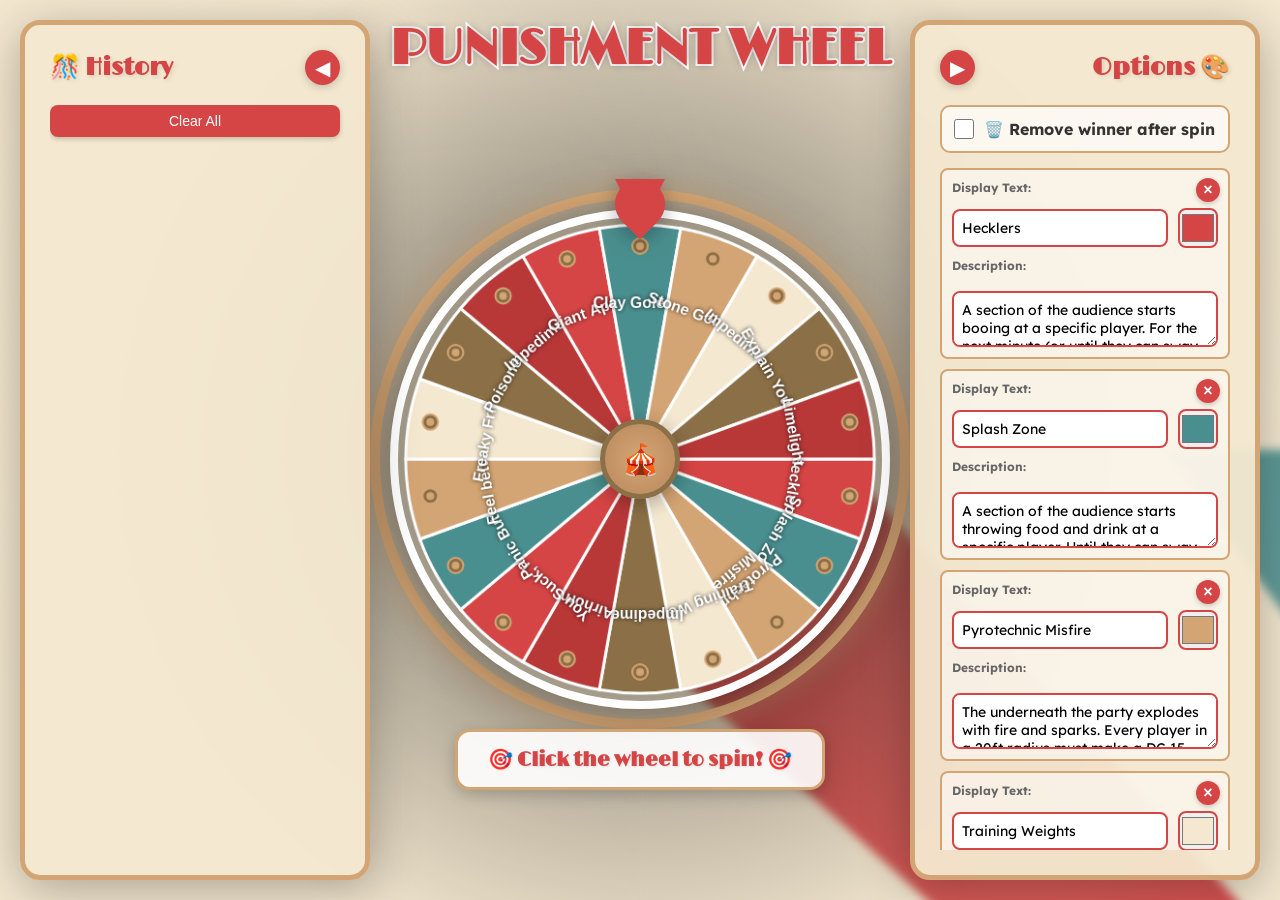
<file: punishmentwheel/index.html>
<!DOCTYPE html>
<html lang="en">
<head>
    <meta charset="UTF-8">
    <meta name="viewport" content="width=device-width, initial-scale=1.0">
    <title>🎪 Circus Wheel Spinner</title>
    <link rel="preconnect" href="https://fonts.googleapis.com">
    <link rel="preconnect" href="https://fonts.gstatic.com" crossorigin>
    <link href="https://fonts.googleapis.com/css2?family=Lexend:wght@400;700&family=Limelight&display=swap" rel="stylesheet">
    <style>
        * {
            margin: 0;
            padding: 0;
            box-sizing: border-box;
        }

        html, body {
            overflow: hidden;
            width: 100%;
            height: 100%;
        }

        @keyframes rotateBackground {
            from { transform: translate(-50%, -50%) rotate(0deg); }
            to { transform: translate(-50%, -50%) rotate(360deg); }
        }

        .page-title {
            font-family: 'Limelight', cursive;
            font-size: 48px;
            color: #d64545;
            text-align: center;
            margin: 0;
            padding: 20px 0;
            position: fixed;
            top: 0;
            left: 0;
            right: 0;
            z-index: 10;
            text-shadow: 0 0 8px rgba(0, 0, 0, 0.3);
            pointer-events: none;
            text-transform: uppercase;
            -webkit-text-stroke: 4px #ffffff;
            paint-order: stroke fill;
        }

        body {
            font-family: 'Lexend', sans-serif;
            background: #f4e8d0;
            height: 100vh;
            display: flex;
            justify-content: center;
            align-items: center;
            padding: 0;
            position: relative;
            --bg-left: 50%;
            --bg-top: 50%;
            --title-height: 88px;
        }

        body::before {
            content: '';
            position: fixed;
            left: var(--bg-left);
            top: var(--bg-top);
            width: 300vmax;
            height: 300vmax;
            background: repeating-conic-gradient(
                from 0deg,
                #d64545 0deg 6deg,
                #f4e8d0 6deg 12deg,
                #4a8f8f 12deg 18deg,
                #f4e8d0 18deg 24deg,
                #d64545 24deg 30deg,
                #f4e8d0 30deg 36deg,
                #4a8f8f 36deg 42deg,
                #f4e8d0 42deg 48deg
            );
            animation: rotateBackground 200s linear infinite;
            z-index: 0;
            pointer-events: none;
            transform-origin: center center;
            transition: left 0.3s ease, top 0.3s ease;
            filter: blur(5px);
        }
        body::after {
            content: '';
            position: fixed;
            top: 0;
            left: 0;
            width: 100%;
            height: 100%;
            background: 
                radial-gradient(circle at center, rgba(0, 0, 0, 0.6) 0%, transparent 70%),
                radial-gradient(circle at 20% 30%, rgba(244, 232, 208, 0.3) 0%, transparent 40%),
                radial-gradient(circle at 80% 70%, rgba(244, 232, 208, 0.3) 0%, transparent 40%);
            z-index: 1;
            pointer-events: none;
        }

        .container {
            display: flex;
            width: 100%;
            align-items: stretch;
            position: relative;
            z-index: 2;
            height: 100%;
            padding: 20px;
            justify-content: space-between;
        }

        .wheel-section {
            flex: 0 0 auto;
            display: flex;
            flex-direction: column;
            align-items: center;
            justify-content: center;
            position: fixed;
            top: calc(50% + var(--title-height) / 2);
            left: 50%;
            transform: translate(-50%, calc(-50% - 35px));
            pointer-events: none;
        }

        .wheel-container {
            position: relative;
            width: 500px;
            height: 500px;
            transition: transform 0.3s ease;
            pointer-events: auto;
        }

        .wheel-decoration {
            position: absolute;
            width: 540px;
            height: 540px;
            left: -20px;
            top: -20px;
            border: 10px solid #d4a574;
            border-radius: 50%;
            box-shadow: 0 0 30px rgba(212, 165, 116, 0.5),
                        inset 0 0 30px rgba(212, 165, 116, 0.3);
            animation: glow 2s ease-in-out infinite alternate;
        }

        @keyframes glow {
            from { box-shadow: 0 0 30px rgba(212, 165, 116, 0.5), inset 0 0 30px rgba(212, 165, 116, 0.3); }
            to { box-shadow: 0 0 50px rgba(212, 165, 116, 0.8), inset 0 0 50px rgba(212, 165, 116, 0.5); }
        }

        .wheel {
            width: 500px;
            height: 500px;
            border-radius: 50%;
            position: relative;
            transition: transform 4s cubic-bezier(0.25, 0.1, 0.25, 1);
            cursor: pointer;
            box-shadow: 0 10px 50px rgba(0, 0, 0, 0.3);
            border: 8px solid #fff;
        }

        .wheel.spinning {
            transition: transform 4s cubic-bezier(0.17, 0.67, 0.12, 0.99);
        }

        .wheel-center {
            position: absolute;
            width: 80px;
            height: 80px;
            background: radial-gradient(circle, #d4a574, #b8885d);
            border-radius: 50%;
            top: 50%;
            left: 50%;
            transform: translate(-50%, -50%);
            z-index: 10;
            border: 5px solid #8b6f47;
            box-shadow: 0 5px 20px rgba(0, 0, 0, 0.3);
            display: flex;
            align-items: center;
            justify-content: center;
            font-size: 30px;
            cursor: pointer;
        }

        .pointer {
            position: absolute;
            top: -30px;
            left: 50%;
            transform: translateX(-50%);
            width: 0;
            height: 0;
            border-left: 25px solid transparent;
            border-right: 25px solid transparent;
            border-top: 50px solid #d64545;
            z-index: 11;
            filter: drop-shadow(0 5px 10px rgba(0, 0, 0, 0.3));
        }

        .pointer::after {
            content: '';
            position: absolute;
            top: -50px;
            left: -25px;
            width: 50px;
            height: 50px;
            background: #d64545;
            border-radius: 50% 50% 50% 0;
            transform: rotate(-45deg);
        }

        .panel {
            background: rgba(244, 232, 208, 0.95);
            border-radius: 20px;
            padding: 25px;
            width: 350px;
            min-width: 350px;
            max-width: 350px;
            box-shadow: 0 10px 50px rgba(0, 0, 0, 0.3);
            border: 5px solid #d4a574;
            transition: all 0.3s ease;
            position: relative;
            z-index: 2;
            align-self: stretch;
            overflow: hidden;
            display: flex;
            flex-direction: column;
            flex-shrink: 0;
        }

        @media (max-width: 1300px) {
            .panel {
                position: fixed;
                top: 20px;
                bottom: 20px;
                height: auto;
                z-index: 100;
            }

            .left-panel {
                left: 20px;
            }

            #panel {
                right: 20px;
            }

            .panel.collapsed {
                position: fixed;
                z-index: 100;
            }

            .left-panel.collapsed {
                left: 20px;
                top: 20px;
            }

            #panel.collapsed {
                right: 20px;
                top: 20px;
            }

            .container {
                justify-content: center;
            }
        }

        .panel.collapsed {
            width: 70px;
            height: 70px;
            padding: 0;
            overflow: visible;
            min-width: 70px;
            flex-shrink: 0;
            align-self: flex-start;
            margin-top: 0;
            display: flex;
            align-items: center;
            justify-content: center;
            cursor: pointer;
            border-radius: 50%;
        }

        .panel.collapsed .toggle-btn {
            display: none;
        }

        .panel.collapsed::after {
            content: '🎨';
            font-size: 32px;
            position: absolute;
        }

        .left-panel.collapsed::after {
            content: '🎊';
        }

        .left-panel {
            order: -1;
        }

        .left-panel .panel-header {
            flex-direction: row-reverse;
        }

        .left-panel.collapsed .toggle-btn {
            transform: none;
        }

        /* Right panel mirrored - button on left, title on right */
        #panel .panel-header {
            flex-direction: row;
        }

        #panel .panel-header h2 {
            text-align: right;
            order: 2;
        }

        #panel .panel-header .toggle-btn {
            order: 1;
        }

        .panel-header {
            display: flex;
            justify-content: space-between;
            align-items: center;
            margin-bottom: 20px;
        }

        .panel-header h2 {
            color: #d64545;
            font-size: 24px;
            text-shadow: 2px 2px 4px rgba(0, 0, 0, 0.1);
            font-family: 'Limelight', cursive;
        }

        .toggle-btn {
            background: #d64545;
            color: white;
            border: none;
            width: 35px;
            height: 35px;
            border-radius: 50%;
            cursor: pointer;
            font-size: 20px;
            transition: all 0.3s ease;
            box-shadow: 0 2px 8px rgba(0, 0, 0, 0.2);
            flex-shrink: 0;
            min-width: 35px;
            min-height: 35px;
        }

        .toggle-btn:hover {
            background: #b83838;
            transform: scale(1.1);
        }

        .panel-content {
            transition: opacity 0.3s ease;
            flex: 1;
            overflow-y: auto;
            min-height: 0;
            margin-right: -15px;
            padding-right: 15px;
        }

        /* Custom scrollbar styling */
        .panel-content::-webkit-scrollbar {
            width: 10px;
        }

        .panel-content::-webkit-scrollbar-track {
            background: rgba(212, 165, 116, 0.2);
            border-radius: 10px;
        }

        .panel-content::-webkit-scrollbar-thumb {
            background: #d4a574;
            border-radius: 10px;
            border: 2px solid rgba(244, 232, 208, 0.95);
        }

        .panel-content::-webkit-scrollbar-thumb:hover {
            background: #b8885d;
        }

        /* Firefox scrollbar styling */
        .panel-content {
            scrollbar-width: thin;
            scrollbar-color: #d4a574 rgba(212, 165, 116, 0.2);
        }

        .panel.collapsed .panel-content {
            display: none;
        }

        .panel.collapsed h2 {
            display: none;
        }

        .options-list {
            margin-bottom: 15px;
        }

        .option-item {
            display: flex;
            gap: 10px;
            margin-bottom: 10px;
            align-items: flex-start;
            flex-direction: column;
            background: rgba(255, 255, 255, 0.5);
            padding: 10px;
            border-radius: 8px;
            border: 2px solid #d4a574;
            transition: all 0.3s ease;
            position: relative;
        }

        .option-item.inactive {
            background: rgba(150, 150, 150, 0.3);
            opacity: 0.6;
        }

        .option-item-row {
            display: flex;
            gap: 10px;
            width: 100%;
            align-items: center;
        }

        .option-item input[type="text"],
        .option-item textarea {
            flex: 1;
            padding: 8px;
            border: 2px solid #d64545;
            border-radius: 8px;
            font-size: 14px;
            background: white;
            font-family: inherit;
        }

        .option-item.inactive input[type="text"],
        .option-item.inactive textarea {
            background: #f0f0f0;
        }

        .option-item textarea {
            width: 100%;
            min-height: 50px;
            resize: vertical;
            margin-top: 5px;
        }

        .option-item input[type="color"] {
            width: 40px;
            height: 40px;
            border: 2px solid #d64545;
            border-radius: 8px;
            cursor: pointer;
        }

        .delete-btn {
            background: #d64545;
            color: white;
            border: none;
            width: 30px;
            height: 30px;
            border-radius: 50%;
            cursor: pointer;
            font-size: 18px;
            box-shadow: 0 2px 5px rgba(0, 0, 0, 0.2);
            transition: all 0.2s ease;
            display: flex;
            align-items: center;
            justify-content: center;
            line-height: 1;
            padding: 0;
        }

        .delete-btn:hover {
            background: #b83838;
            transform: scale(1.1);
        }

        .delete-btn-circle {
            background: #d64545;
            color: white;
            border: none;
            width: 24px;
            height: 24px;
            border-radius: 50%;
            cursor: pointer;
            font-size: 16px;
            font-weight: bold;
            box-shadow: 0 2px 5px rgba(0, 0, 0, 0.2);
            transition: all 0.2s ease;
            display: flex;
            align-items: center;
            justify-content: center;
            line-height: 1;
            padding: 0;
            position: absolute;
            top: 8px;
            right: 8px;
        }

        .delete-btn-circle:hover {
            background: #b83838;
            transform: scale(1.1);
        }

        .restore-btn {
            background: #4a8f8f;
            color: white;
            border: none;
            padding: 6px 12px;
            border-radius: 6px;
            cursor: pointer;
            font-size: 12px;
            font-weight: bold;
            box-shadow: 0 2px 5px rgba(0, 0, 0, 0.2);
        }

        .restore-btn:hover {
            background: #3a7373;
        }

        .btn {
            background: #d64545;
            color: white;
            border: none;
            padding: 12px 20px;
            border-radius: 10px;
            cursor: pointer;
            font-size: 16px;
            font-weight: bold;
            transition: all 0.3s ease;
            width: 100%;
            margin-bottom: 10px;
            box-shadow: 0 4px 10px rgba(0, 0, 0, 0.2);
        }

        .btn:hover {
            background: #b83838;
            transform: translateY(-2px);
            box-shadow: 0 6px 15px rgba(0, 0, 0, 0.3);
        }

        .textarea-input {
            width: 100%;
            min-height: 100px;
            padding: 10px;
            border: 2px solid #d64545;
            border-radius: 8px;
            font-family: monospace;
            font-size: 12px;
            margin-bottom: 10px;
            resize: vertical;
            background: white;
        }

        .modal {
            display: none;
            position: fixed;
            top: 0;
            left: 0;
            width: 100%;
            height: 100%;
            background: rgba(0, 0, 0, 0.7);
            z-index: 1000;
            justify-content: center;
            align-items: center;
        }

        .modal.show {
            display: flex;
        }

        .modal-content {
            background: #f4e8d0;
            padding: 40px;
            border-radius: 20px;
            text-align: center;
            max-width: 500px;
            border: 5px solid #d4a574;
            animation: modalPop 0.5s ease;
            box-shadow: 0 10px 50px rgba(0, 0, 0, 0.5);
        }

        @keyframes modalPop {
            0% { transform: scale(0); }
            50% { transform: scale(1.1); }
            100% { transform: scale(1); }
        }

        .modal-content h2 {
            color: #d64545;
            font-size: 32px;
            margin-bottom: 20px;
            text-shadow: 2px 2px 4px rgba(0, 0, 0, 0.1);
        }

        .modal-content .result {
            font-size: 28px;
            font-weight: bold;
            margin: 20px 0;
            padding: 20px;
            background: white;
            color: #333;
            border-radius: 15px;
            border: 3px solid #d4a574;
            box-shadow: inset 0 2px 10px rgba(0, 0, 0, 0.1);
        }

        .modal-content .description {
            font-size: 16px;
            margin: 15px 0;
            padding: 15px;
            background: rgba(255, 255, 255, 0.7);
            border-radius: 10px;
            color: #555;
            font-style: italic;
            border: 2px solid #d4a574;
        }

        .close-modal-btn {
            background: #d64545;
            color: white;
            border: none;
            padding: 15px 30px;
            border-radius: 10px;
            cursor: pointer;
            font-size: 18px;
            font-weight: bold;
            box-shadow: 0 4px 10px rgba(0, 0, 0, 0.2);
        }

        .close-modal-btn:hover {
            background: #b83838;
        }

        .history-header {
            margin-bottom: 15px;
        }

        .history-header h3 {
            color: #d64545;
            font-size: 20px;
            text-shadow: 1px 1px 2px rgba(0, 0, 0, 0.1);
            font-family: 'Limelight', cursive;
        }

        .history-toggle {
            background: #4a8f8f;
            color: white;
            border: none;
            padding: 8px 15px;
            border-radius: 8px;
            cursor: pointer;
            font-size: 14px;
            box-shadow: 0 2px 5px rgba(0, 0, 0, 0.2);
        }

        .history-toggle:hover {
            background: #3a7373;
        }

        .history-list {
            overflow-y: visible;
        }

        .history-list.show {
            display: block;
        }

        .history-item {
            padding: 12px;
            margin-bottom: 8px;
            background: white;
            border-radius: 8px;
            border-left: 4px solid #d64545;
            box-shadow: 0 2px 5px rgba(0, 0, 0, 0.1);
            cursor: pointer;
            transition: all 0.2s ease;
        }

        .history-item:hover {
            transform: translateX(5px);
            box-shadow: 0 3px 8px rgba(0, 0, 0, 0.2);
        }

        .history-item-text {
            font-weight: bold;
            color: #333;
            margin-bottom: 3px;
        }

        .history-item-time {
            font-size: 12px;
            color: #666;
        }

        .confetti {
            position: fixed;
            width: 15px;
            height: 15px;
            pointer-events: none;
            z-index: 999;
            border-radius: 3px;
        }

        @keyframes confettiExplode {
            0% {
                transform: translate(0, 0) rotate(0deg) scale(1);
                opacity: 1;
            }
            100% {
                /* Ease-out to 0 velocity - no gravity, just deceleration */
                transform: translate(var(--end-x), var(--end-y)) rotate(720deg) scale(0.5);
                opacity: 0;
            }
        }

        .spin-instruction {
            background: rgba(255, 255, 255, 0.9);
            padding: 15px 30px;
            border-radius: 15px;
            font-size: 20px;
            color: #d64545;
            font-weight: bold;
            border: 3px solid #d4a574;
            animation: pulse 2s ease-in-out infinite;
            box-shadow: 0 5px 15px rgba(0, 0, 0, 0.2);
            text-shadow: 1px 1px 2px rgba(0, 0, 0, 0.1);
            position: absolute;
            z-index: 2;
            top: 100%;
            left: 50%;
            margin-top: 20px;
            white-space: nowrap;
            transform: translateX(-50%) translateY(0);
            font-family: 'Limelight', cursive;
            pointer-events: auto;
        }

        @keyframes pulse {
            0%, 100% { transform: translateX(-50%) scale(1); }
            50% { transform: translateX(-50%) scale(1.05); }
        }

        .label-text {
            font-size: 12px;
            color: #666;
            margin-bottom: 3px;
            font-weight: bold;
        }

        /* Range slider styling */
        input[type="range"] {
            -webkit-appearance: none;
            appearance: none;
            height: 8px;
            background: linear-gradient(to right, #d4a574 0%, #d64545 100%);
            border-radius: 5px;
            outline: none;
        }

        input[type="range"]::-webkit-slider-thumb {
            -webkit-appearance: none;
            appearance: none;
            width: 20px;
            height: 20px;
            background: #d64545;
            border: 3px solid #d4a574;
            border-radius: 50%;
            cursor: pointer;
            box-shadow: 0 2px 5px rgba(0, 0, 0, 0.3);
        }

        input[type="range"]::-webkit-slider-thumb:hover {
            background: #b83838;
            transform: scale(1.1);
        }

        input[type="range"]::-moz-range-thumb {
            width: 20px;
            height: 20px;
            background: #d64545;
            border: 3px solid #d4a574;
            border-radius: 50%;
            cursor: pointer;
            box-shadow: 0 2px 5px rgba(0, 0, 0, 0.3);
        }

        input[type="range"]::-moz-range-thumb:hover {
            background: #b83838;
        }
    </style>
</head>
<body>
    <h1 class="page-title" id="pageTitle">Punishment Wheel</h1>

    <div class="container">
        <div class="panel left-panel" id="historyPanel" onclick="if(this.classList.contains('collapsed')) toggleHistoryPanel()">
            <div class="panel-header">
                <button class="toggle-btn" onclick="event.stopPropagation(); toggleHistoryPanel()">◀</button>
                <h2>🎊 History</h2>
            </div>
            <div class="panel-content">
                <button class="history-toggle" onclick="clearHistory()" style="background: #d64545; width: 100%; margin-bottom: 15px;">Clear All</button>
                <div class="history-list show" id="historyList"></div>
            </div>
        </div>

        <div class="wheel-section">
            <div class="wheel-container">
                <div class="wheel-decoration"></div>
                <div class="pointer"></div>
                <canvas id="wheelCanvas" width="500" height="500" class="wheel"></canvas>
                <div class="wheel-center">🎪</div>
                <div class="spin-instruction">🎯 Click the wheel to spin! 🎯</div>
            </div>
        </div>

        <div class="panel" id="panel" onclick="if(this.classList.contains('collapsed')) togglePanel()">
            <div class="panel-header">
                <h2>Options 🎨</h2>
                <button class="toggle-btn" onclick="event.stopPropagation(); togglePanel()">▶</button>
            </div>
            <div class="panel-content">
                <div style="background: rgba(255, 255, 255, 0.7); padding: 12px; border-radius: 10px; margin-bottom: 15px; border: 2px solid #d4a574;" id="toggleContainer">
                    <label style="display: flex; align-items: center; gap: 10px; cursor: pointer; color: #333; font-weight: bold;">
                        <input type="checkbox" id="removeWinnerToggle" onchange="updateToggleStyle()" style="width: 20px; height: 20px; cursor: pointer;">
                        <span>🗑️ Remove winner after spin</span>
                    </label>
                </div>
                <div class="options-list" id="optionsList"></div>
                <button class="btn" onclick="addOption()">➕ Add Option</button>
                <button class="btn" onclick="refreshWheel()" style="background: #8b6f47;">🔄 Refresh Wheel</button>
                
                <hr style="margin: 20px 0; border: 1px solid #ddd;">
                
                <h3 style="color: #d64545; margin-bottom: 10px; font-family: 'Limelight', cursive;">📝 Title</h3>
                <input type="text" id="titleInput" value="Prize Wheel" 
                       oninput="updateTitle(this.value)" 
                       style="width: 100%; padding: 10px; border: 2px solid #d64545; border-radius: 8px; font-size: 16px; margin-bottom: 10px;">
                
                <hr style="margin: 20px 0; border: 1px solid #ddd;">
                
                <h3 style="color: #d64545; margin-bottom: 10px; font-family: 'Limelight', cursive;">🎯 Wheel Scale</h3>
                <div style="display: flex; align-items: center; gap: 10px; margin-bottom: 10px;">
                    <input type="range" id="wheelScale" min="0.5" max="1.5" step="0.05" value="1.3" 
                           style="flex: 1; cursor: pointer;" oninput="updateWheelScale(this.value)">
                    <span id="scaleValue" style="font-weight: bold; color: #d64545; min-width: 45px;">100%</span>
                </div>
                
                <hr style="margin: 20px 0; border: 1px solid #ddd;">
                
                <h3 style="color: #d64545; margin-bottom: 10px; font-family: 'Limelight', cursive;">📋 Bulk Import</h3>
                <textarea class="textarea-input" id="bulkInput" placeholder="Paste options here (one per line):
Display Text|#HEX|Description
Prize 1|#d64545|A wonderful first prize!
Prize 2|#4a8f8f|An amazing second prize!"></textarea>
                <button class="btn" onclick="importOptions()">📥 Import</button>
                
                <button class="btn" onclick="copyOptions()" style="background: #4a8f8f;">📄 Copy All Options</button>
                
                <hr style="margin: 20px 0; border: 1px solid #ddd;">
                
                <h3 style="color: #d64545; margin-bottom: 10px; font-family: 'Limelight', cursive;">🎪 Other Wheels</h3>
                <a href="../prizewheel/" class="btn" style="display: block; text-align: center; text-decoration: none; margin-bottom: 10px;">🎁 Prize Wheel</a>
                <a href="../challengewheel/" class="btn" style="display: block; text-align: center; text-decoration: none;">🏆 Challenge Wheel</a>
                <a href="../oddsorevens/" class="btn" style="display: block; text-align: center; text-decoration: none;">❓ Try your luck</a>
            </div>
        </div>
    </div>

    <div class="modal" id="resultModal">
        <div class="modal-content">
            <h2>🎉 Winner! 🎉</h2>
            <div class="result" id="resultText"></div>
            <div class="description" id="resultDescription"></div>
            <button class="close-modal-btn" onclick="closeModal()">Close</button>
        </div>
    </div>
<!-- ================================================= OPTIONS========================================================================== -->
    <script>
        let options = [
            { text: 'Hecklers', description: 'A section of the audience starts booing at a specific player. For the next minute (or until they can sway audience opinion), the player must succeed on a DC 14 Wis save at the start of their turn or have Disadvantage on their next attack roll.', color: '#d64545', disabled: false },
            { text: 'Splash Zone', description: 'A section of the audience starts throwing food and drink at a specific player. Until they can sway audience opinion, the player has Disadvantage ability checks.', color: '#4a8f8f', disabled: false },
            { text: 'Pyrotechnic Misfire', description: 'The underneath the party explodes with fire and sparks. Every player in a 20ft radius must make a DC 15 Dexterity save, taking 4d6 fire damage on a failure, or half as much on a success. The area becomes Difficult Terrain covered in sparkly, hot soot.', color: '#d4a574', disabled: false },
            { text: 'Training Weights', description: 'Weighted braces appear around the players\' ankles. UNtil audience opinion is swayed they have half movement', color: '#f4e8d0', disabled: false },
            { text: 'Impediment', description: 'The GM gets a token to spend later', color: '#8b6f47', disabled: false },
            { text: 'Airhorn', description: 'A loud airhorn erupts right by the players\' ears. They are deaf for the rest of this challenge', color: '#b83838', disabled: false },
            { text: 'You Suck, I Suck', description: 'An energy vampire in the crowd steals your life juice. Gain one level of exhaustion', color: '#d64545', disabled: false },
            { text: 'Panic Button', description: 'The audience presses the panic button. You are frightened of a random creature until the end of this encounter', color: '#4a8f8f', disabled: false },
            { text: 'Feel better', description: 'The audience took pity on you and want you to feel better. You are charmed by a random creature until the end of this encounter, or until you take damage from them.', color: '#d4a574', disabled: false },
            { text: 'Freaky Friday', description: 'Swap sheets with a random player for the rest of this encounter', color: '#f4e8d0', disabled: false },
            { text: 'Poisoned', description: 'The audience shoots you with a poison dart. You are poisoned until an antidote is taken', color: '#8b6f47', disabled: false },
            { text: 'Impediment', description: 'The GM gets a token to spend later', color: '#b83838', disabled: false },
            { text: 'Giant Apes', description: '(CR7) 1D6 Giant Apes', color: '#d64545', disabled: false },
            { text: 'Clay Golems', description: '(CR9) 1D3 Clay Golems', color: '#4a8f8f', disabled: false },
            { text: 'Stone Golem', description: '(CR10) 1D2 Clay Golems', color: '#d4a574', disabled: false },
            { text: 'Impediment', description: 'The GM gets a token to spend later', color: '#f4e8d0', disabled: false },
            { text: 'Explain Yourself', description: 'The audience holds your attention. Whenever you make an attack roll, ability check, or saving throw, you must first explain to the audience why you made them angry with a Persuasion check. On a 9 or less, you are too busy talking to make your roll, on a 10-15 you may make your roll, on a 16+ the effect ends', color: '#8b6f47', disabled: false },
            { text: 'Limelight', description: 'A harsh spotlight locks onto a player. The player cannot benefit from being Invisible or Hidden, and all attacks against them have Advantage', color: '#b83838', disabled: false },
        ];

        let isSpinning = false;
        let history = [];
        let currentWinner = null; // Store the current winner for delayed removal
        const canvas = document.getElementById('wheelCanvas');
        const ctx = canvas.getContext('2d');
        let currentRotation = 0;
        
        // Audio context for tick sounds
        const AudioContext = window.AudioContext || window.webkitAudioContext;
        const audioContext = new AudioContext();
        
        function playTick() {
            const oscillator = audioContext.createOscillator();
            const gainNode = audioContext.createGain();
            
            oscillator.connect(gainNode);
            gainNode.connect(audioContext.destination);
            
            oscillator.frequency.value = 800;
            oscillator.type = 'square';
            
            gainNode.gain.setValueAtTime(0.3, audioContext.currentTime);
            gainNode.gain.exponentialRampToValueAtTime(0.01, audioContext.currentTime + 0.1);
            
            oscillator.start(audioContext.currentTime);
            oscillator.stop(audioContext.currentTime + 0.1);
        }

        function drawWheel() {
            ctx.save();
            ctx.clearRect(0, 0, canvas.width, canvas.height);
            
            const enabledOptions = options.filter(o => !o.disabled);
            
            if (enabledOptions.length === 0) {
                ctx.fillStyle = '#f4e8d0';
                ctx.beginPath();
                ctx.arc(250, 250, 242, 0, Math.PI * 2);
                ctx.fill();
                ctx.fillStyle = '#d64545';
                ctx.font = 'bold 20px Arial';
                ctx.textAlign = 'center';
                ctx.fillText('No active options!', 250, 240);
                ctx.font = '16px Arial';
                ctx.fillText('Add options or refresh wheel', 250, 265);
                ctx.restore();
                return;
            }

            ctx.translate(250, 250);
            ctx.rotate(currentRotation);
            ctx.translate(-250, -250);

            const arc = (Math.PI * 2) / enabledOptions.length;
            
            enabledOptions.forEach((option, index) => {
                const angle = index * arc;
                
                // Draw segment
                ctx.beginPath();
                ctx.fillStyle = option.color;
                ctx.moveTo(250, 250);
                ctx.arc(250, 250, 242, angle, angle + arc);
                ctx.lineTo(250, 250);
                ctx.fill();
                
                // Segment border
                ctx.strokeStyle = '#fff';
                ctx.lineWidth = 3;
                ctx.stroke();
                
                // Draw text
                ctx.save();
                ctx.fillStyle = '#fff';
                ctx.font = 'bold 16px Lexend, Arial, sans-serif';
                ctx.textAlign = 'center';
                ctx.textBaseline = 'middle';
                
                // Add soft shadow for text (no offset - creates glow effect)
                ctx.shadowColor = 'rgba(0, 0, 0, 0.8)';
                ctx.shadowBlur = 4;
                ctx.shadowOffsetX = 0;
                ctx.shadowOffsetY = 0;
                
                const textAngle = angle + arc / 2;
                const textRadius = 160;
                const x = 250 + Math.cos(textAngle) * textRadius;
                const y = 250 + Math.sin(textAngle) * textRadius;
                
                ctx.translate(x, y);
                ctx.rotate(textAngle + Math.PI / 2);
                
                // Wrap text to multiple lines
                const maxWidth = 140; // Maximum width for text
                const words = option.text.split(' ');
                const lines = [];
                let currentLine = words[0];
                
                for (let i = 1; i < words.length; i++) {
                    const testLine = currentLine + ' ' + words[i];
                    const metrics = ctx.measureText(testLine);
                    if (metrics.width > maxWidth) {
                        lines.push(currentLine);
                        currentLine = words[i];
                    } else {
                        currentLine = testLine;
                    }
                }
                lines.push(currentLine);
                
                // Draw each line with appropriate spacing
                const lineHeight = 18;
                const totalHeight = lines.length * lineHeight;
                const startY = -(totalHeight / 2) + (lineHeight / 2);
                
                lines.forEach((line, i) => {
                    const yPos = startY + (i * lineHeight);
                    ctx.fillText(line, 0, yPos);
                });
                
                ctx.restore();
                
                // Draw pin/circle
                const pinAngle = angle + arc / 2;
                const pinRadius = 220;
                const pinX = 250 + Math.cos(pinAngle) * pinRadius;
                const pinY = 250 + Math.sin(pinAngle) * pinRadius;
                
                ctx.beginPath();
                ctx.arc(pinX, pinY, 8, 0, Math.PI * 2);
                ctx.fillStyle = '#8b6f47';
                ctx.fill();
                ctx.strokeStyle = '#d4a574';
                ctx.lineWidth = 2;
                ctx.stroke();
                
                // Inner circle on pin
                ctx.beginPath();
                ctx.arc(pinX, pinY, 4, 0, Math.PI * 2);
                ctx.fillStyle = '#d4a574';
                ctx.fill();
            });
            
            ctx.restore();
        }

        function renderOptions() {
            const list = document.getElementById('optionsList');
            list.innerHTML = '';
            
            options.forEach((option, index) => {
                const div = document.createElement('div');
                div.className = 'option-item' + (option.disabled ? ' inactive' : '');
                
                const restoreButton = option.disabled ? `<button class="restore-btn" onclick="restoreOption(${index})">↩️ Restore</button>` : '';
                const statusLabel = option.disabled ? '<div style="color: #888; font-size: 11px; font-weight: bold;">REMOVED FROM WHEEL</div>' : '';
                
                div.innerHTML = `
                    <button class="delete-btn-circle" onclick="deleteOption(${index})">×</button>
                    ${statusLabel}
                    <div class="label-text">Display Text:</div>
                    <div class="option-item-row">
                        <input type="text" value="${option.text}" onchange="updateOption(${index}, this.value, null, null)" ${option.disabled ? 'disabled' : ''}>
                        <input type="color" value="${option.color}" onchange="updateOption(${index}, null, this.value, null)" ${option.disabled ? 'disabled' : ''}>
                        ${restoreButton}
                    </div>
                    <div class="label-text">Description:</div>
                    <textarea onchange="updateOption(${index}, null, null, this.value)" ${option.disabled ? 'disabled' : ''}>${option.description || ''}</textarea>
                `;
                list.appendChild(div);
            });
            
            drawWheel();
        }

        function addOption() {
            options.push({ 
                text: `Prize ${options.length + 1}`,
                description: 'Enter a description for this prize...',
                color: '#' + Math.floor(Math.random()*16777215).toString(16),
                disabled: false
            });
            renderOptions();
        }

        function restoreOption(index) {
            options[index].disabled = false;
            renderOptions();
        }

        function refreshWheel() {
            options.forEach(option => option.disabled = false);
            renderOptions();
        }

        function updateToggleStyle() {
            const toggle = document.getElementById('removeWinnerToggle');
            const container = document.getElementById('toggleContainer');
            
            if (toggle.checked) {
                container.style.background = 'rgba(214, 69, 69, 0.2)';
                container.style.borderColor = '#d64545';
                container.style.borderWidth = '3px';
            } else {
                container.style.background = 'rgba(255, 255, 255, 0.7)';
                container.style.borderColor = '#d4a574';
                container.style.borderWidth = '2px';
            }
        }

        function updateWheelScale(value) {
            const wheelContainer = document.querySelector('.wheel-container');
            const wheelSection = document.querySelector('.wheel-section');
            const scaleDisplay = document.getElementById('scaleValue');
            const canvas = document.getElementById('wheelCanvas');
            
            // Update scale
            wheelContainer.style.transform = `scale(${value})`;
            
            // Update canvas resolution for crisp rendering at any scale
            // Use device pixel ratio and scale factor for high quality
            const dpr = window.devicePixelRatio || 1;
            const scaleFactor = value * dpr;
            
            canvas.width = 500 * scaleFactor;
            canvas.height = 500 * scaleFactor;
            
            // Scale context to match
            ctx.scale(scaleFactor, scaleFactor);
            
            // Redraw with new resolution
            drawWheel();
            
            // Update display percentage
            scaleDisplay.textContent = Math.round(value * 100) + '%';
            
            // Update background position after scale change
            setTimeout(updateBackgroundPosition, 50);
        }

        function updateTitle(value) {
            document.getElementById('pageTitle').textContent = value || 'Punishment Wheel';
        }

        function updateOption(index, text, color, description) {
            if (text !== null) options[index].text = text;
            if (color !== null) options[index].color = color;
            if (description !== null) options[index].description = description;
            drawWheel();
        }

        function deleteOption(index) {
            options.splice(index, 1);
            renderOptions();
        }

        function togglePanel() {
            const panel = document.getElementById('panel');
            const historyPanel = document.getElementById('historyPanel');
            const isCurrentlyCollapsed = panel.classList.contains('collapsed');
            
            // Calculate if panels would overlap: 2 panels (350px each) + wheel (500px) + gaps (60px margins) + padding (40px) = 1300px
            // But panels overlay at 1300px, so they only truly overlap when screen is narrower than both panels combined
            const panelsWouldOverlap = window.innerWidth < 800; // 2 * 350px + some margin
            
            // On very narrow screens where panels overlap, collapse the other panel when opening this one
            if (isCurrentlyCollapsed && panelsWouldOverlap) {
                if (!historyPanel.classList.contains('collapsed')) {
                    historyPanel.classList.add('collapsed');
                }
            }
            
            panel.classList.toggle('collapsed');
            const btn = panel.querySelector('.toggle-btn');
            btn.textContent = panel.classList.contains('collapsed') ? '◀' : '▶';
            setTimeout(updateBackgroundPosition, 350);
        }

        function copyOptions() {
            const text = options.map(o => {
                const desc = o.description || '';
                return `${o.text}|${o.color}|${desc}`;
            }).join('\n');
            
            // Fallback method using textarea
            const textarea = document.createElement('textarea');
            textarea.value = text;
            textarea.style.position = 'fixed';
            textarea.style.left = '-9999px';
            document.body.appendChild(textarea);
            textarea.select();
            
            try {
                const successful = document.execCommand('copy');
                if (successful) {
                    alert('✅ Options copied to clipboard!');
                } else {
                    alert('❌ Failed to copy. Please try manually selecting the text.');
                }
            } catch (err) {
                console.error('Failed to copy:', err);
                alert('❌ Failed to copy. Please try manually selecting the text.');
            } finally {
                document.body.removeChild(textarea);
            }
        }

        function importOptions() {
            const input = document.getElementById('bulkInput').value.trim();
            if (!input) return;
            
            const lines = input.split('\n');
            const newOptions = [];
            
            lines.forEach(line => {
                const parts = line.split('|');
                if (parts.length >= 1 && parts[0].trim()) {
                    newOptions.push({
                        text: parts[0].trim(),
                        color: parts.length >= 2 && parts[1].trim() ? parts[1].trim() : '#' + Math.floor(Math.random()*16777215).toString(16),
                        description: parts.length >= 3 ? parts[2].trim() : '',
                        disabled: false
                    });
                }
            });
            
            if (newOptions.length > 0) {
                options = newOptions;
                renderOptions();
                document.getElementById('bulkInput').value = '';
            }
        }

        function spinWheel() {
            const enabledOptions = options.filter(o => !o.disabled);
            if (isSpinning || enabledOptions.length === 0) return;
            
            // Resume audio context on user interaction
            if (audioContext.state === 'suspended') {
                audioContext.resume();
            }
            
            isSpinning = true;
            canvas.style.pointerEvents = 'none';
            
            const spins = 5 + Math.random() * 3;
            const randomAngle = Math.random() * Math.PI * 2;
            const targetRotation = currentRotation + (spins * Math.PI * 2) + randomAngle;
            
            const startTime = Date.now();
            const duration = 4000;
            const startRotation = currentRotation;
            
            let lastPinIndex = -1;
            
            function animate() {
                const elapsed = Date.now() - startTime;
                const progress = Math.min(elapsed / duration, 1);
                
                // Easing function for deceleration
                const eased = 1 - Math.pow(1 - progress, 3);
                currentRotation = startRotation + (targetRotation - startRotation) * eased;
                
                drawWheel();
                
                // Check for pin passing
                const enabledOptions = options.filter(o => !o.disabled);
                const arc = (Math.PI * 2) / enabledOptions.length;
                const normalizedRotation = (currentRotation % (Math.PI * 2) + Math.PI * 2) % (Math.PI * 2);
                const currentPinIndex = Math.floor(normalizedRotation / arc);
                
                if (currentPinIndex !== lastPinIndex && progress < 0.95) {
                    playTick();
                    lastPinIndex = currentPinIndex;
                }
                
                if (progress < 1) {
                    requestAnimationFrame(animate);
                } else {
                    // Get enabled options for winner calculation
                    const enabledOptions = options.filter(o => !o.disabled);
                    
                    // Determine winner - the segment at the top (where the pointer is)
                    const arc = (Math.PI * 2) / enabledOptions.length;
                    
                    // Normalize the rotation to 0-2π
                    let normalizedRotation = currentRotation % (Math.PI * 2);
                    if (normalizedRotation < 0) normalizedRotation += Math.PI * 2;
                    
                    // The pointer is at the top (270° or 3π/2 in our coordinate system)
                    const pointerAngle = Math.PI * 1.5; // Top of wheel (270°)
                    
                    // Find which segment's range includes the pointer position
                    let angleAtPointer = (pointerAngle - normalizedRotation) % (Math.PI * 2);
                    if (angleAtPointer < 0) angleAtPointer += Math.PI * 2;
                    
                    // Find which segment this angle falls into
                    const selectedIndex = Math.floor(angleAtPointer / arc) % enabledOptions.length;
                    const winner = enabledOptions[selectedIndex];
                    
                    // Store winner for potential removal when modal closes
                    currentWinner = winner;
                    
                    showResult(winner);
                    createConfetti();
                    addToHistory(winner);
                    
                    isSpinning = false;
                    canvas.style.pointerEvents = 'auto';
                }
            }
            
            animate();
        }

        function showResult(winner) {
            document.getElementById('resultText').textContent = winner.text;
            document.getElementById('resultText').style.borderColor = winner.color;
            const descriptionEl = document.getElementById('resultDescription');
            if (winner.description) {
                descriptionEl.textContent = winner.description;
                descriptionEl.style.display = 'block';
            } else {
                descriptionEl.style.display = 'none';
            }
            document.getElementById('resultModal').classList.add('show');
        }

        function closeModal() {
            document.getElementById('resultModal').classList.remove('show');
            
            // Check if we should remove the winner now that modal is closed
            const removeWinnerToggle = document.getElementById('removeWinnerToggle');
            
            if (removeWinnerToggle && removeWinnerToggle.checked && currentWinner) {
                // Find the winner in the full options array and mark as disabled
                const fullIndex = options.findIndex(opt => 
                    opt.text === currentWinner.text && 
                    opt.color === currentWinner.color && 
                    opt.description === currentWinner.description
                );
                
                if (fullIndex !== -1) {
                    options[fullIndex].disabled = true;
                    
                    // Re-render the options list
                    renderOptions();
                }
            }
            
            // Clear current winner
            currentWinner = null;
        }

        function createConfetti() {
            const colors = [
                '#d64545', '#4a8f8f', '#d4a574', '#f4e8d0', '#8b6f47', '#b83838',
                '#ff6b9d', '#ffd93d', '#6bcf7f', '#4d96ff', '#c44dff', '#ff5722',
                '#00bcd4', '#ffeb3b', '#e91e63', '#9c27b0', '#ff9800', '#4caf50'
            ];
            
            for (let i = 0; i < 100; i++) {
                setTimeout(() => {
                    const confetti = document.createElement('div');
                    confetti.className = 'confetti';
                    
                    // Start from center of screen
                    const centerX = window.innerWidth / 2;
                    const centerY = window.innerHeight / 2;
                    
                    // Random angle in all directions (0 to 360 degrees)
                    const angle = Math.random() * Math.PI * 2;
                    const velocity = 1100; // Fixed velocity in all directions
                    
                    // Calculate end positions
                    const endX = Math.cos(angle) * velocity;
                    const endY = Math.sin(angle) * velocity;
                    
                    confetti.style.left = centerX + 'px';
                    confetti.style.top = centerY + 'px';
                    confetti.style.background = colors[Math.floor(Math.random() * colors.length)];
                    
                    // Set CSS custom properties for animation
                    confetti.style.setProperty('--end-x', endX + 'px');
                    confetti.style.setProperty('--end-y', endY + 'px');
                    
                    // Ease-out animation - starts fast at 1100px, gradually slows to 0
                    confetti.style.animation = `confettiExplode ${1.5 + Math.random() * 1}s ease-out forwards`;
                    confetti.style.animationDelay = Math.random() * 0.1 + 's';
                    document.body.appendChild(confetti);
                    
                    setTimeout(() => confetti.remove(), 4000);
                }, i * 8);
            }
        }

        function addToHistory(winner) {
            const time = new Date().toLocaleTimeString();
            history.unshift({ text: winner.text, color: winner.color, description: winner.description, time });
            updateHistoryDisplay();
        }

        function updateHistoryDisplay() {
            const list = document.getElementById('historyList');
            list.innerHTML = history.map((item, index) => `
                <div class="history-item" style="border-left-color: ${item.color}" onclick="showHistoryItem(${index})">
                    <div class="history-item-text">${item.text}</div>
                    <div class="history-item-time">${item.time}</div>
                </div>
            `).join('');
        }

        function showHistoryItem(index) {
            const item = history[index];
            showResult(item);
        }

        function toggleHistoryPanel() {
            const panel = document.getElementById('panel');
            const historyPanel = document.getElementById('historyPanel');
            const isCurrentlyCollapsed = historyPanel.classList.contains('collapsed');
            
            // Calculate if panels would overlap
            const panelsWouldOverlap = window.innerWidth < 800; // 2 * 350px + some margin
            
            // On very narrow screens where panels overlap, collapse the other panel when opening this one
            if (isCurrentlyCollapsed && panelsWouldOverlap) {
                if (!panel.classList.contains('collapsed')) {
                    panel.classList.add('collapsed');
                }
            }
            
            historyPanel.classList.toggle('collapsed');
            const btn = historyPanel.querySelector('.toggle-btn');
            btn.textContent = historyPanel.classList.contains('collapsed') ? '▶' : '◀';
            setTimeout(updateBackgroundPosition, 350);
        }

        function clearHistory() {
            history = [];
            updateHistoryDisplay();
        }

        canvas.addEventListener('click', spinWheel);
        document.querySelector('.wheel-center').addEventListener('click', spinWheel);

        // Function to center background on wheel
        function updateBackgroundPosition() {
            const wheelContainer = document.querySelector('.wheel-container');
            const rect = wheelContainer.getBoundingClientRect();
            const centerX = rect.left + rect.width / 2;
            const centerY = rect.top + rect.height / 2;
            
            document.documentElement.style.setProperty('--bg-left', centerX + 'px');
            document.documentElement.style.setProperty('--bg-top', centerY + 'px');
        }

        // Update background position on load and resize
        window.addEventListener('load', updateBackgroundPosition);
        window.addEventListener('resize', updateBackgroundPosition);
        
        // Handle window resize to prioritize options panel on narrow screens
        window.addEventListener('resize', () => {
            const panel = document.getElementById('panel');
            const historyPanel = document.getElementById('historyPanel');
            
            // If panels would overlap and both panels are open, collapse history panel
            const panelsWouldOverlap = window.innerWidth < 800;
            if (panelsWouldOverlap) {
                if (!panel.classList.contains('collapsed') && !historyPanel.classList.contains('collapsed')) {
                    historyPanel.classList.add('collapsed');
                }
            }
        });
        
        // Call immediately
        updateBackgroundPosition();

        // Initialize canvas with high resolution
        const dpr = window.devicePixelRatio || 1;
        canvas.width = 500 * dpr;
        canvas.height = 500 * dpr;
        ctx.scale(dpr, dpr);

        renderOptions();
    </script>
</body>
</html>
</file>
